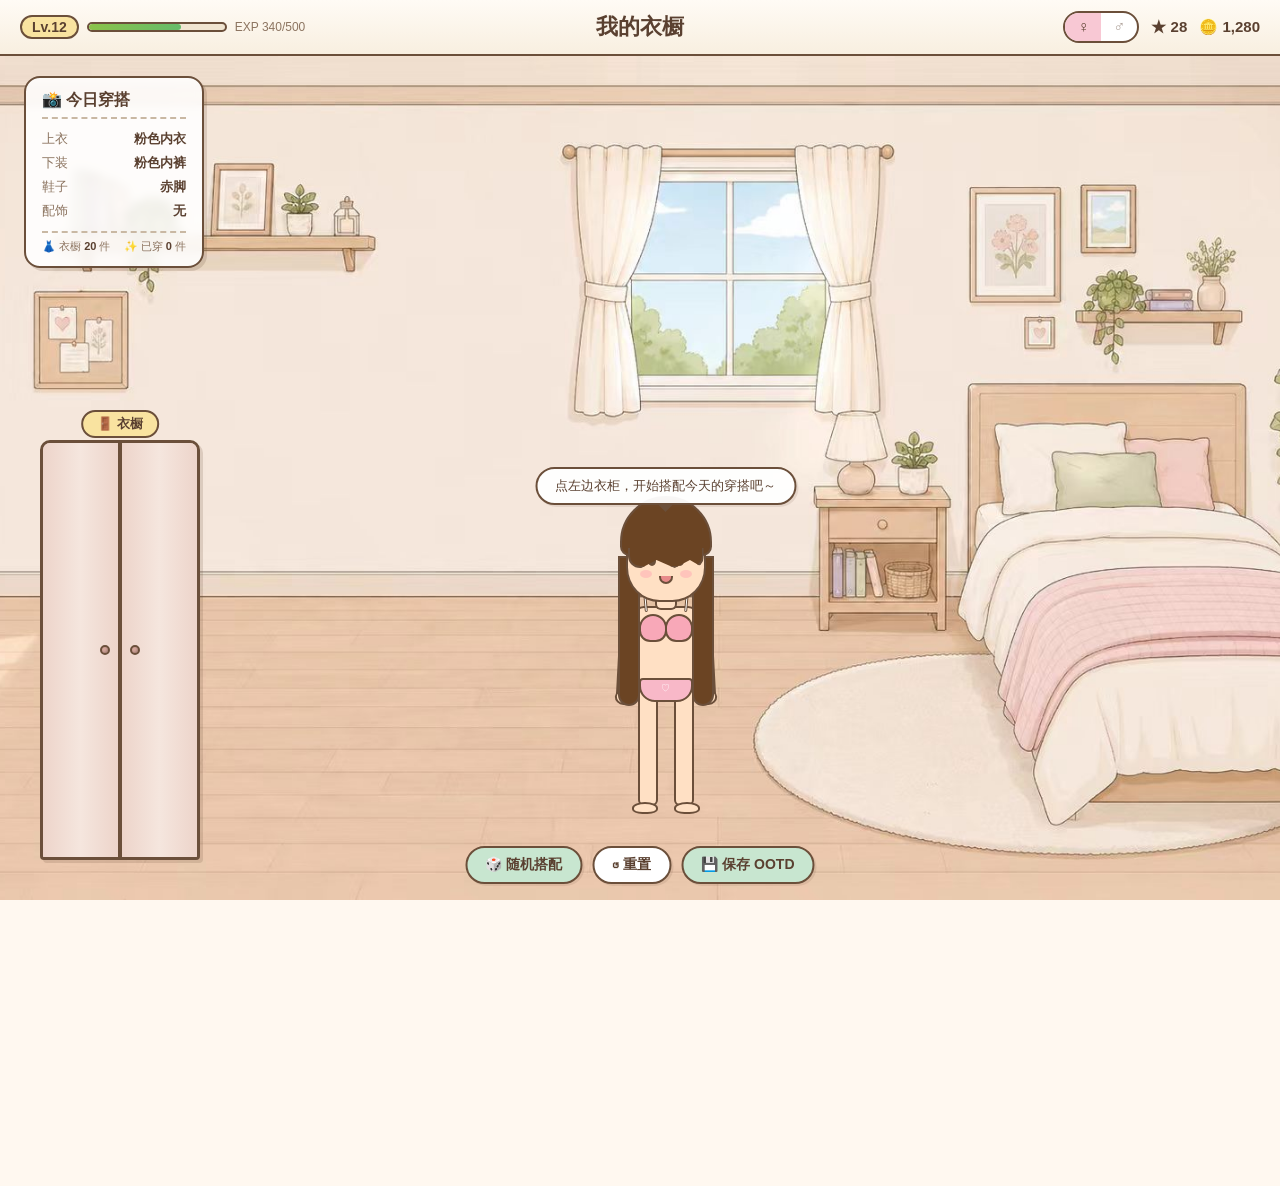
<file: clothes/index.html>
<!DOCTYPE html>
<html lang="zh-CN">
<head>
  <meta charset="UTF-8">
  <meta name="viewport" content="width=device-width, initial-scale=1.0">
  <title>电子衣橱 · Demo</title>
  <link rel="stylesheet" href="style.css">
</head>
<body>

<div class="app">
  <!-- 顶部状态栏 -->
  <header class="top-bar">
    <div class="level-info">
      <span class="level-badge">Lv.12</span>
      <div class="exp-bar"><div class="exp-fill"></div></div>
      <span class="exp-text">EXP 340/500</span>
    </div>
    <h1 class="app-title">我的衣橱</h1>
    <div class="top-actions">
      <div class="gender-toggle" id="genderToggle" role="tablist" aria-label="性别切换">
        <button class="gender-opt active" data-gender="female" role="tab" aria-selected="true">♀</button>
        <button class="gender-opt" data-gender="male" role="tab" aria-selected="false">♂</button>
      </div>
      <span class="stat">★ 28</span>
      <span class="stat">🪙 1,280</span>
    </div>
  </header>

  <!-- 房间场景（使用背景图） -->
  <main class="room-scene" id="roomScene">

    <!-- 左上角 OOTD 卡片 -->
    <div class="ootd-card">
      <div class="ootd-title">📸 今日穿搭</div>
      <div class="ootd-row"><span class="ootd-label">上衣</span><span class="ootd-val" id="ootdTop">—</span></div>
      <div class="ootd-row"><span class="ootd-label">下装</span><span class="ootd-val" id="ootdBottom">—</span></div>
      <div class="ootd-row"><span class="ootd-label">鞋子</span><span class="ootd-val" id="ootdShoes">—</span></div>
      <div class="ootd-row"><span class="ootd-label">配饰</span><span class="ootd-val" id="ootdAcc">—</span></div>
      <div class="ootd-foot">
        <span>👗 衣橱 <b id="totalCount">0</b> 件</span>
        <span>✨ 已穿 <b id="wearingCount">0</b> 件</span>
      </div>
    </div>

    <!-- 衣柜（左侧，CSS占位，等贴图替换） -->
    <div class="wardrobe wardrobe-female" id="wardrobe" role="button" tabindex="0" aria-label="打开衣橱">
      <div class="wardrobe-body">
        <div class="wardrobe-inside wardrobe-hang">
          <div class="hanger-bar"></div>
          <div class="hang-clothes c-hang-1"></div>
          <div class="hang-clothes c-hang-2"></div>
          <div class="hang-clothes c-hang-3"></div>
        </div>
        <div class="wardrobe-inside wardrobe-fold">
          <div class="fold-stack"><div class="fold-item"></div><div class="fold-item"></div><div class="fold-item"></div></div>
        </div>
        <div class="wardrobe-door door-left">
          <div class="door-knob"></div>
        </div>
        <div class="wardrobe-door door-right">
          <div class="door-knob"></div>
        </div>
      </div>
      <div class="wardrobe-label">🚪 衣橱</div>
    </div>

    <!-- 中央人物区（站在地毯位置） -->
    <div class="stage" id="stage">
      <div class="pet-carpet"></div>

      <!-- 女性角色 -->
      <div class="character character-female floating" id="charFemale">
        <div class="char-hair"></div>
        <div class="char-hair-bangs"></div>
        <div class="char-hair-side-l"></div>
        <div class="char-hair-side-r"></div>
        <div class="char-head">
          <div class="cheek cheek-l"></div>
          <div class="cheek cheek-r"></div>
          <div class="eye eye-l"></div>
          <div class="eye eye-r"></div>
          <div class="mouth"></div>
        </div>
        <div class="char-neck"></div>
        <div class="char-torso"></div>
        <div class="char-arm arm-l"></div>
        <div class="char-arm arm-r"></div>
        <div class="underwear-top-f">
          <div class="strap strap-l"></div>
          <div class="strap strap-r"></div>
        </div>
        <div class="underwear-bot-f"></div>
        <div class="char-leg leg-l"></div>
        <div class="char-leg leg-r"></div>
        <div class="char-foot foot-l"></div>
        <div class="char-foot foot-r"></div>
        <div class="layer layer-top" id="layer-top-f"></div>
        <div class="layer layer-bottom" id="layer-bottom-f"></div>
        <div class="layer layer-shoes" id="layer-shoes-f"></div>
        <div class="layer layer-accessory" id="layer-accessory-f"></div>
      </div>

      <!-- 男性角色（默认隐藏） -->
      <div class="character character-male" id="charMale" style="display:none;">
        <div class="char-hair-m"></div>
        <div class="char-head">
          <div class="cheek cheek-l"></div>
          <div class="cheek cheek-r"></div>
          <div class="eye eye-l"></div>
          <div class="eye eye-r"></div>
          <div class="mouth"></div>
        </div>
        <div class="char-neck"></div>
        <div class="char-torso torso-m"></div>
        <div class="char-arm arm-l"></div>
        <div class="char-arm arm-r"></div>
        <div class="underwear-bot-m"></div>
        <div class="char-leg leg-l"></div>
        <div class="char-leg leg-r"></div>
        <div class="char-foot foot-l"></div>
        <div class="char-foot foot-r"></div>
        <div class="layer layer-top" id="layer-top-m"></div>
        <div class="layer layer-bottom" id="layer-bottom-m"></div>
        <div class="layer layer-shoes" id="layer-shoes-m"></div>
        <div class="layer layer-accessory" id="layer-accessory-m"></div>
      </div>

      <!-- 对话气泡 -->
      <div class="bubble" id="bubble">点左边衣柜，开始搭配今天的穿搭吧～</div>
    </div>

    <!-- 底部操作栏 -->
    <div class="action-bar">
      <button class="btn-mint" id="btnRandom">🎲 随机搭配</button>
      <button class="btn-capsule" id="btnReset">↺ 重置</button>
      <button class="btn-mint" id="btnSave">💾 保存 OOTD</button>
    </div>

  </main>

  <!-- 衣橱面板弹窗 -->
  <div class="closet-overlay" id="closetOverlay">
    <div class="closet-panel" role="dialog" aria-label="我的衣橱">
      <div class="closet-header">
        <h2>🗂️ 我的衣橱</h2>
        <button class="closet-close" id="closetClose" aria-label="关闭">×</button>
      </div>
      <div class="closet-tabs" id="closetTabs" role="tablist">
        <button class="tab active" data-cat="top" role="tab">上衣</button>
        <button class="tab" data-cat="bottom" role="tab">下装</button>
        <button class="tab" data-cat="shoes" role="tab">鞋子</button>
        <button class="tab" data-cat="accessory" role="tab">配饰</button>
      </div>
      <div class="closet-grid" id="closetGrid"></div>
      <div class="closet-footer">
        <span id="closetCount">共 0 件</span>
        <span>点击衣物即可试穿 ✨</span>
      </div>
    </div>
  </div>

  <!-- Toast 提示 -->
  <div class="toast" id="toast"></div>
</div>

<script src="script.js"></script>
</body>
</html>
</file>
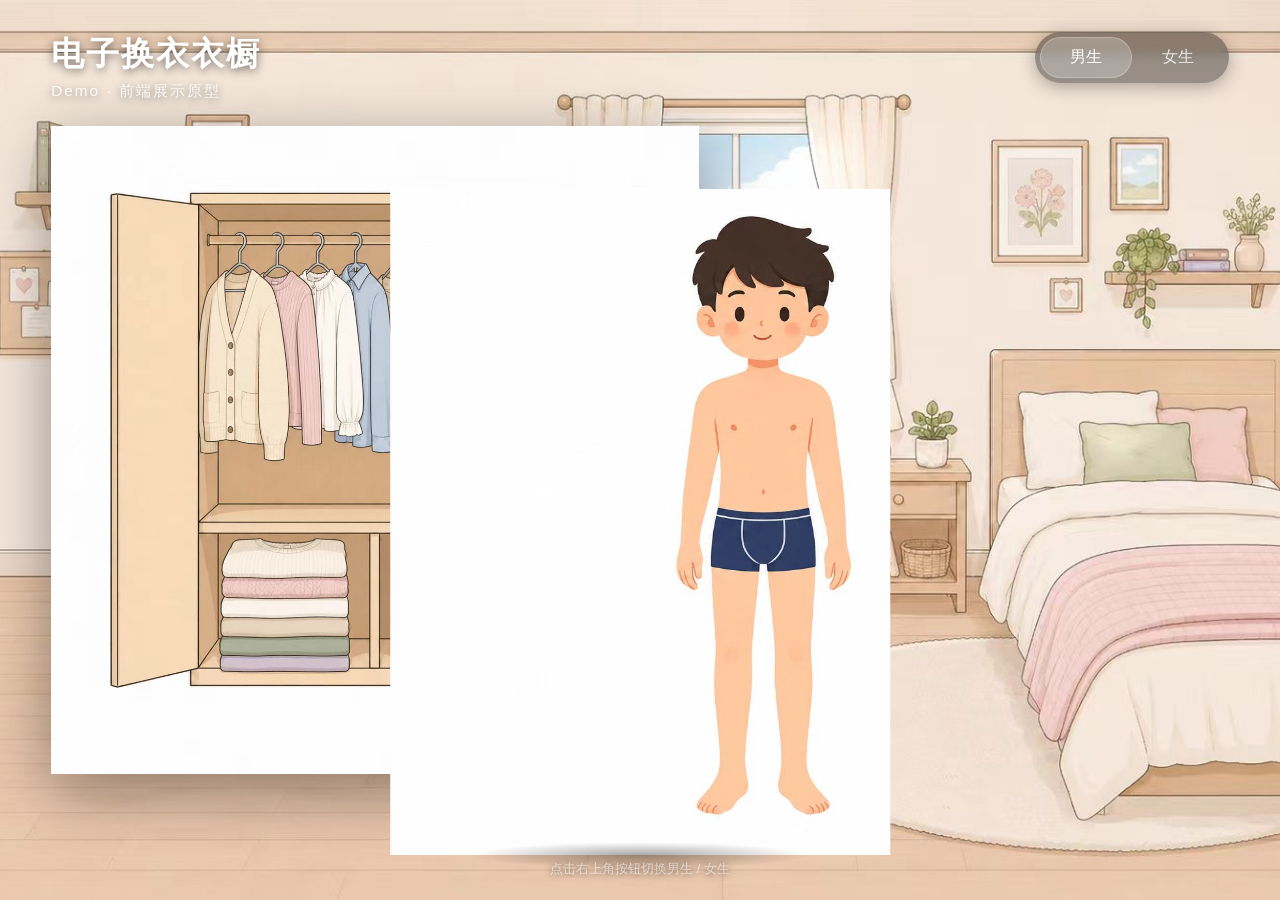
<file: clothes2/index.html>
<!DOCTYPE html>
<html lang="zh-CN">
<head>
<meta charset="UTF-8">
<meta name="viewport" content="width=device-width, initial-scale=1.0">
<title>电子换衣衣橱 · Demo</title>
<style>
  * { margin: 0; padding: 0; box-sizing: border-box; }

  :root {
    /* ===== 布局参数，可按需微调 ===== */
    --closet-left: 4vw;       /* 衣柜距屏幕左边距离 */
    --closet-height: 72vh;    /* 衣柜高度 */
    --person-height: 74vh;    /* 人物高度 */
    --person-bottom: 5vh;     /* 人物距屏幕底部距离（脚的位置） */
  }

  html, body {
    width: 100%; height: 100%;
    overflow: hidden;
    font-family: "Microsoft YaHei", "PingFang SC", sans-serif;
  }

  /* ===== 场景：背景图铺满 ===== */
  .scene {
    position: relative;
    width: 100vw; height: 100vh;
    background: url('assets/bg-bedroom.png') center / cover no-repeat;
  }

  /* ===== 衣柜：贴在偏左侧 ===== */
  .closet {
    position: absolute;
    left: var(--closet-left);
    top: 50%;
    transform: translateY(-50%);
    height: var(--closet-height);
    aspect-ratio: 1 / 1;              /* closet.jpg 是正方形 */
    filter: drop-shadow(0 18px 32px rgba(0, 0, 0, .4));
  }

  /* ===== 人物：屏幕中央，男/女切换 ===== */
  .person-wrap {
    position: absolute;
    left: 50%;
    bottom: var(--person-bottom);
    transform: translateX(-50%);
    height: var(--person-height);
    aspect-ratio: 3 / 4;              /* people.jpg 半幅为 768x1024 */
  }
  .person {
    position: absolute; inset: 0;
    background-image: url('assets/people.jpg');
    background-repeat: no-repeat;
    background-size: 200% 100%;       /* 横向放大一倍 → 每次只显示半幅 */
    transition: opacity .45s ease;
  }
  body[data-gender="male"]   .person.female { opacity: 0; }
  body[data-gender="female"] .person.male   { opacity: 0; }

  /* 脚下阴影，增加站立感 */
  .person-wrap::after {
    content: '';
    position: absolute;
    left: 50%; bottom: -1.5vh;
    transform: translateX(-50%);
    width: 68%; height: 3vh;
    border-radius: 50%;
    background: radial-gradient(ellipse at center, rgba(0, 0, 0, .35), transparent 70%);
  }

  /* ===== 顶部标题 ===== */
  .title {
    position: absolute;
    top: 3.5vh; left: 4vw;
    color: #fff;
    text-shadow: 0 2px 10px rgba(0, 0, 0, .55);
    letter-spacing: 2px;
  }
  .title h1 { font-size: clamp(20px, 2.6vw, 34px); font-weight: 700; }
  .title p  { font-size: clamp(12px, 1.2vw, 16px); opacity: .85; margin-top: 4px; }

  /* ===== 性别切换按钮（右上角） ===== */
  .switch {
    position: absolute;
    top: 3.5vh; right: 4vw;
    display: flex;
    padding: 5px;
    border-radius: 999px;
    background: rgba(0, 0, 0, .38);
    backdrop-filter: blur(6px);
    box-shadow: 0 4px 18px rgba(0, 0, 0, .3);
  }
  .switch button {
    border: none; cursor: pointer;
    padding: 10px 30px;
    border-radius: 999px;
    font-size: 16px;
    color: rgba(255, 255, 255, .8);
    background: transparent;
    transition: all .25s ease;
  }
  .switch button.active {
    color: #fff;
    background: rgba(255, 255, 255, .22);
    box-shadow: inset 0 0 0 1px rgba(255, 255, 255, .25);
  }
  .switch button:not(.active):hover { color: #fff; }

  /* ===== 底部提示 ===== */
  .hint {
    position: absolute;
    bottom: 2.5vh; left: 50%;
    transform: translateX(-50%);
    color: rgba(255, 255, 255, .6);
    font-size: 13px;
    text-shadow: 0 1px 6px rgba(0, 0, 0, .6);
  }

  /* ===== 小屏适配 ===== */
  @media (max-width: 720px) {
    :root {
      --closet-height: 46vh;
      --person-height: 56vh;
      --person-bottom: 10vh;
    }
    .switch button { padding: 8px 20px; font-size: 14px; }
    .hint { display: none; }
  }
</style>
</head>
<body data-gender="male">

<div class="scene">
  <!-- 衣柜（偏左） -->
  <img class="closet" src="assets/closet.jpg" alt="衣柜">

  <!-- 人物（居中，男/女两层交叉淡入淡出） -->
  <div class="person-wrap">
    <div class="person male"></div>
    <div class="person female"></div>
  </div>

  <!-- 标题 -->
  <div class="title">
    <h1>电子换衣衣橱</h1>
    <p>Demo · 前端展示原型</p>
  </div>

  <!-- 性别切换 -->
  <div class="switch">
    <button data-g="male" class="active">男生</button>
    <button data-g="female">女生</button>
  </div>

  <div class="hint">点击右上角按钮切换男生 / 女生</div>
</div>

<script>
  // ===== 人物裁切配置 =====
  // people.jpg 为男女同框图：默认男生取左半幅、女生取右半幅。
  // 如果实际方向相反，改成 { male: 'right', female: 'left' } 即可。
  const CROP = { male: 'left', female: 'right' };

  document.querySelector('.person.male')
          .style.backgroundPosition = CROP.male + ' center';
  document.querySelector('.person.female')
          .style.backgroundPosition = CROP.female + ' center';

  // ===== 性别切换逻辑 =====
  const buttons = document.querySelectorAll('.switch button');

  function setGender(g) {
    document.body.dataset.gender = g;
    buttons.forEach(b => b.classList.toggle('active', b.dataset.g === g));
  }

  buttons.forEach(b => b.addEventListener('click', () => setGender(b.dataset.g)));

  setGender('male'); // 默认显示男生
</script>
</body>
</html>
</file>
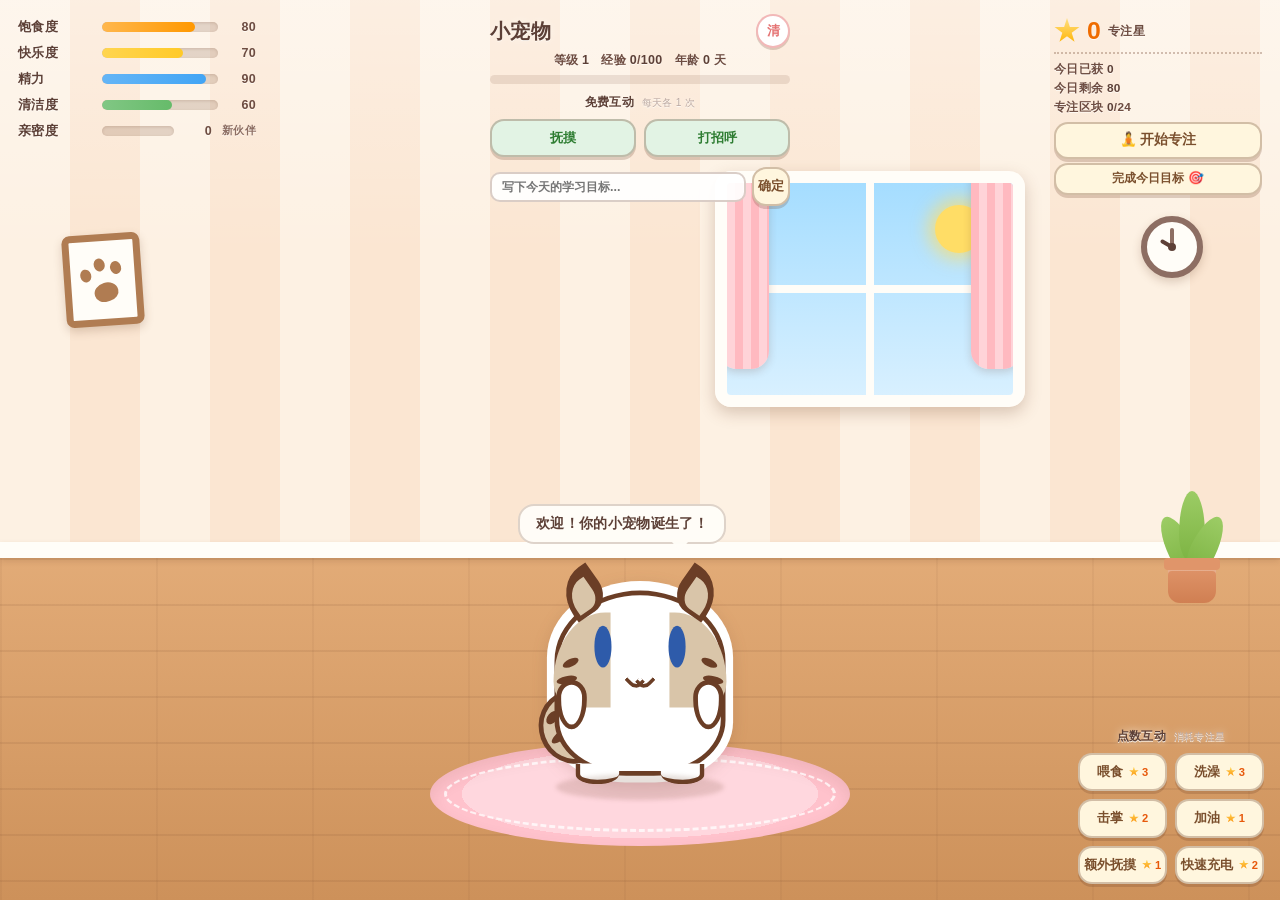
<file: pet-companion/index.html>
<!DOCTYPE html>
<html lang="zh-CN">
<head>
    <meta charset="UTF-8" />
    <meta name="viewport" content="width=device-width, initial-scale=1.0" />
    <title>宠物伙伴</title>
    <link rel="stylesheet" href="css/style.css?v=5" />
    <link rel="stylesheet" href="css/pet.css?v=5" />
</head>
<body>
    <div id="app">
        <!-- ===== 卡通房间背景（纯CSS装饰层，自适应全屏） ===== -->
        <div class="room-wall"></div>
        <div class="room-floor"></div>
        <div class="room-baseboard"></div>

        <!-- 墙上挂画（纯CSS爪印，无emoji） -->
        <div class="room-frame">
            <div class="paw-print">
                <i class="paw-toe t1"></i>
                <i class="paw-toe t2"></i>
                <i class="paw-toe t3"></i>
                <i class="paw-pad"></i>
            </div>
        </div>
        <!-- 墙上时钟（分针会转动） -->
        <div class="room-clock">
            <div class="clock-hand clock-hand-h"></div>
            <div class="clock-hand clock-hand-m"></div>
            <div class="clock-dot"></div>
        </div>
        <!-- 窗户：天空 + 太阳 + 云朵 + 窗帘 -->
        <div class="room-window">
            <div class="window-bar-h"></div>
            <div class="window-bar-v"></div>
            <div class="window-sun"></div>
            <div class="window-cloud cloud-1"></div>
            <div class="window-cloud cloud-2"></div>
            <div class="curtain curtain-l"></div>
            <div class="curtain curtain-r"></div>
        </div>
        <!-- 墙面小星星贴纸（移动端显示，桌面隐藏） -->
        <div class="room-star s1"></div>
        <div class="room-star s2"></div>
        <!-- 地板上的地毯 -->
        <div class="room-rug"></div>
        <!-- 右下角盆栽 -->
        <div class="room-plant">
            <div class="plant-leaf leaf-1"></div>
            <div class="plant-leaf leaf-2"></div>
            <div class="plant-leaf leaf-3"></div>
            <div class="plant-pot"></div>
        </div>

        <!-- ===== 左上角：属性面板（无大框，纯文字标签） ===== -->
        <section id="stats-panel">
            <div class="stat">
                <span class="stat-label">饱食度</span>
                <div class="progress-bar"><div class="progress-fill" id="hunger-fill" style="width: 80%"></div></div>
                <span class="stat-value" id="hunger-value">80</span>
            </div>
            <div class="stat">
                <span class="stat-label">快乐度</span>
                <div class="progress-bar"><div class="progress-fill" id="happiness-fill" style="width: 70%"></div></div>
                <span class="stat-value" id="happiness-value">70</span>
            </div>
            <div class="stat">
                <span class="stat-label">精力</span>
                <div class="progress-bar"><div class="progress-fill" id="energy-fill" style="width: 90%"></div></div>
                <span class="stat-value" id="energy-value">90</span>
            </div>
            <div class="stat">
                <span class="stat-label">清洁度</span>
                <div class="progress-bar"><div class="progress-fill" id="hygiene-fill" style="width: 60%"></div></div>
                <span class="stat-value" id="hygiene-value">60</span>
            </div>
            <!-- 亲密度（无上限，只增不减，进度条满200即满，超200后数值继续增加） -->
            <div class="stat stat-affection">
                <span class="stat-label">亲密度</span>
                <div class="progress-bar"><div class="progress-fill" id="affection-fill" style="width: 0%"></div></div>
                <span class="stat-value" id="affection-value">0</span>
                <span class="stat-stage" id="affection-stage">新伙伴</span>
            </div>
        </section>

        <!-- ===== 顶部中央：名字/等级 + 存档按钮 + 免费互动 ===== -->
        <header>
            <div class="header-top">
                <h1 id="pet-name">小宠物</h1>
                <!-- 重置按钮（收纳为小圆钮） -->
                <div id="save-management">
                    <button class="secondary-btn danger" id="reset-btn" title="重置">清</button>
                </div>
            </div>
            <div class="meta-info">
                <span>等级 <strong id="level">1</strong></span>
                <span>经验 <strong id="xp">0</strong>/<strong id="xp-next">100</strong></span>
                <span>年龄 <strong id="age">0</strong> 天</span>
            </div>
            <!-- 经验条 -->
            <div class="progress-bar" id="xp-bar">
                <div class="progress-fill" id="xp-fill" style="width: 0%"></div>
            </div>
            <!-- 免费互动（每天各限 1 次，次数限制由 B 控制） -->
            <div class="action-group">
                <h3 class="action-group-title">免费互动 <small>每天各 1 次</small></h3>
                <div class="action-grid action-grid-free">
                    <button class="action-btn action-btn-free" data-action="pet_free">抚摸</button>
                    <button class="action-btn action-btn-free" data-action="greet">打招呼</button>
                </div>
            </div>
            <!-- 学习意图输入 -->
            <div class="intention-row">
                <input type="text" id="intention-input" placeholder="写下今天的学习目标..." maxlength="60" />
                <button class="action-btn-star" id="intention-btn">确定</button>
            </div>
        </header>

        <!-- ===== 右上角：专注星面板（数据由 B 通过 GameLogic.getStarsInfo 渲染） ===== -->
        <section id="star-panel">
            <div class="star-main">
                <span class="star-icon"></span>
                <span class="star-count" id="star-count">0</span>
                <span class="star-label">专注星</span>
            </div>
            <div class="star-meta">
                <span>今日已获 <strong id="daily-star-count">0</strong></span>
                <span>今日剩余 <strong id="daily-star-remaining">80</strong></span>
                <span>专注区块 <strong id="focus-block-count">0</strong>/24</span>
            </div>
            <!-- 手动专注计时器 -->
            <div id="manual-focus-row" style="display:none;margin-top:6px;font-size:0.78rem;color:#2e7d32;text-align:center;">
                ⏱ 已专注 <strong id="manual-focus-timer">00:00</strong>
            </div>
            <button class="action-btn action-btn-star" id="manual-focus-btn" style="margin-top:6px;width:100%;font-size:0.85rem;padding:8px 4px;">🧘 开始专注</button>
            <button class="action-btn-star" id="claim-goal-btn" style="margin-top:4px;width:100%;font-size:0.78rem;padding:6px 4px;">完成今日目标 🎯</button>
        </section>

        <!-- ===== 中央：宠物展示区（站在地板地毯上） ===== -->
        <section id="pet-area">
            <div id="pet-sprite" class="pet-normal">
                <div class="cat-glow"></div>
                <div class="cat-tail">
                    <div class="cat-tail-mark cat-tail-mark-1"></div>
                    <div class="cat-tail-mark cat-tail-mark-2"></div>
                </div>
                <div class="cat-body">
                    <div class="cat-cheek cat-cheek-l"></div>
                    <div class="cat-cheek cat-cheek-r"></div>
                    <div class="cat-collar"></div>
                </div>
                <div class="cat-ear cat-ear-l"></div>
                <div class="cat-ear cat-ear-r"></div>
                <div class="cat-ear-inner cat-ear-inner-l"></div>
                <div class="cat-ear-inner cat-ear-inner-r"></div>
                <div class="cat-whisker cat-whisker-l1"></div>
                <div class="cat-whisker cat-whisker-l2"></div>
                <div class="cat-whisker cat-whisker-r1"></div>
                <div class="cat-whisker cat-whisker-r2"></div>
                <div class="cat-eye cat-eye-l"></div>
                <div class="cat-eye cat-eye-r"></div>
                <div class="cat-mouth"></div>
                <div class="cat-blush cat-blush-l"></div>
                <div class="cat-blush cat-blush-r"></div>
                <div class="cat-arm cat-arm-l"></div>
                <div class="cat-arm cat-arm-r"></div>
                <div class="cat-foot cat-foot-l"></div>
                <div class="cat-foot cat-foot-r"></div>
                <div class="cat-hearts"><span></span><span></span><span></span></div>
                <div class="cat-zzz"><span>Z</span><span>z</span><span>z</span></div>
                <div class="cat-bubbles"><span></span><span></span><span></span><span></span><span></span></div>
                <div class="cat-spark"></div>
                <div class="cat-food"></div>
                <div class="cat-hand5"></div>
            </div>
            <div id="pet-message" class="message-bubble">你好！我是你的小宠物～</div>
        </section>

        <!-- ===== 底部：点数互动按钮（消耗专注星，data-action 与 GameLogic.actions 一致） ===== -->
        <section id="actions">
            <div class="action-group">
                <h3 class="action-group-title">点数互动 <small>消耗专注星</small></h3>
                <div class="action-grid">
                    <button class="action-btn action-btn-star" data-action="feed">喂食 <span class="star-cost"><i class="mini-star"></i>3</span></button>
                    <button class="action-btn action-btn-star" data-action="clean">洗澡 <span class="star-cost"><i class="mini-star"></i>3</span></button>
                    <button class="action-btn action-btn-star" data-action="highfive">击掌 <span class="star-cost"><i class="mini-star"></i>2</span></button>
                    <button class="action-btn action-btn-star" data-action="cheer">加油 <span class="star-cost"><i class="mini-star"></i>1</span></button>
                </div>
                <!-- 第三行：字数较长，独立成行、宽度自适应，不必与上两行对齐 -->
                <div class="action-grid action-grid-lower">
                    <button class="action-btn action-btn-star" data-action="pet_extra">额外抚摸 <span class="star-cost"><i class="mini-star"></i>1</span></button>
                    <button class="action-btn action-btn-star" data-action="sleep">快速充电 <span class="star-cost"><i class="mini-star"></i>2</span></button>
                </div>
            </div>
        </section>
    </div>

    <script src="js/gameLogic.js"></script>
    <script src="js/storage.js"></script>
    <script src="js/app.js"></script>
</body>
</html>
</file>
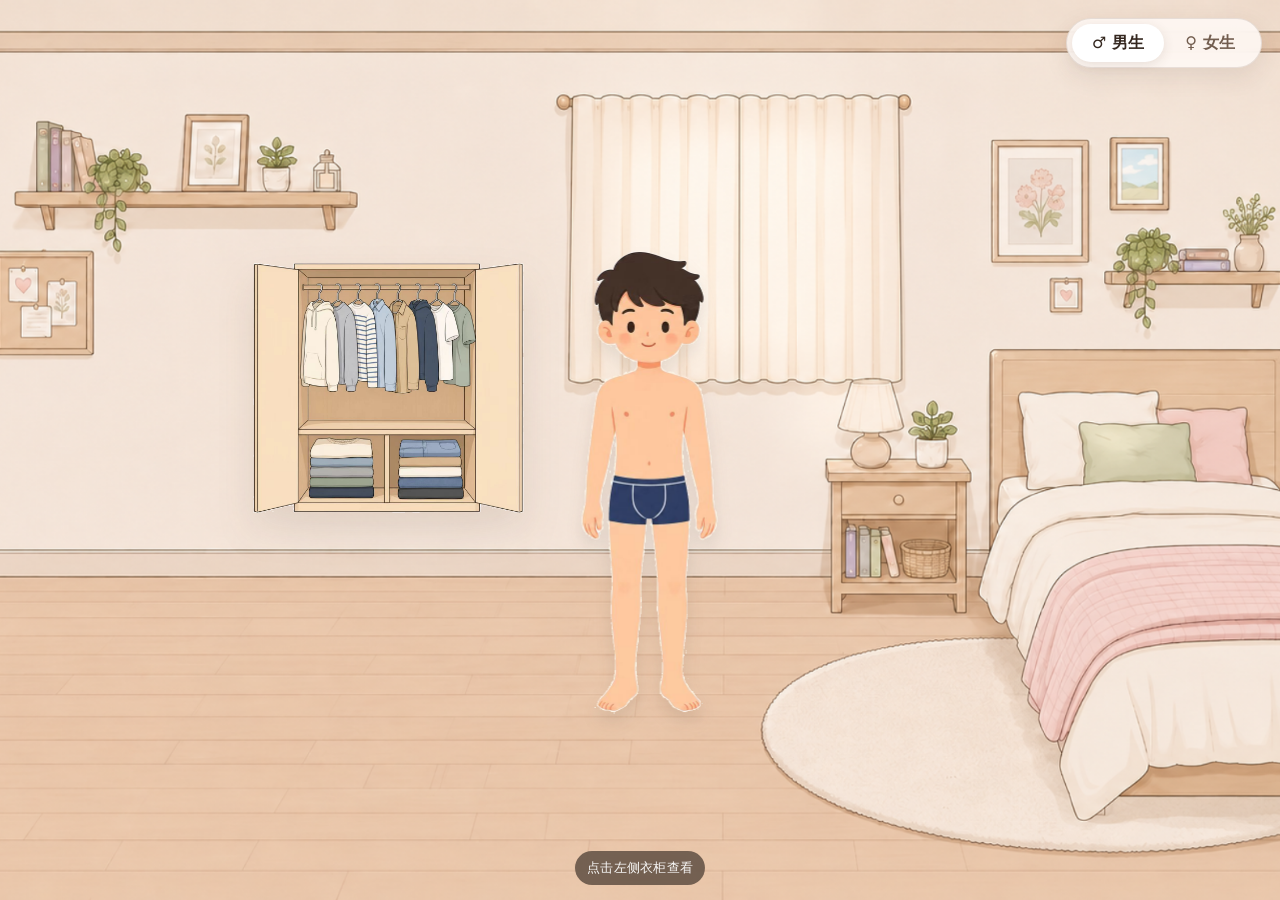
<file: wardrobe_room_frontend_v6/index.html>
<!doctype html>
<html lang="zh-CN">
<head>
<meta charset="utf-8" />
<meta name="viewport" content="width=device-width, initial-scale=1" />
<title>房间 + 衣柜交互 Demo</title>
<style>
  * { box-sizing: border-box; }
  html, body {
    margin: 0;
    width: 100%;
    height: 100%;
    min-height: 100%;
    overflow: hidden;
    background: #f4eee8;
    font-family: Inter, "PingFang SC", "Microsoft YaHei", system-ui, sans-serif;
  }

  body {
    width: 100vw;
    height: 100vh;
  }

  .demo-shell {
    width: 100vw;
    height: 100vh;
  }

  .scene {
    position: relative;
    width: 100vw;
    height: 100vh;
    overflow: hidden;
    border-radius: 0;
    background: #ead8c7;
    isolation: isolate;
  }

  .world {
    position: absolute;
    inset: 0;
    transform-origin: 38% 52%;
    transition:
      transform 820ms cubic-bezier(.2,.75,.2,1),
      filter 650ms ease;
    will-change: transform;
  }

  /* Click wardrobe: keep wardrobe on the left and character on the right, both fully visible. */
  .scene.is-zoomed .world {
    transform: translate(4%, 0.4%) scale(1.26);
  }

  .room-bg {
    position: absolute;
    inset: 0;
    width: 100%;
    height: 100%;
    object-fit: cover;
    user-select: none;
    pointer-events: none;
  }

  .wardrobe {
    position: absolute;
    left: 17.5%;
    top: 25.5%;
    width: 25.5%;
    max-height: 63%;
    object-fit: contain;
    transform-origin: 50% 80%;
    filter: drop-shadow(0 18px 18px rgba(70, 46, 28, .10));
    cursor: zoom-in;
    user-select: none;
    transition:
      filter 220ms ease,
      transform 220ms ease,
      opacity 220ms ease;
  }

  .scene:not(.is-zoomed) .wardrobe:hover {
    transform: translateY(-3px) scale(1.015);
    filter:
      drop-shadow(0 22px 24px rgba(70, 46, 28, .16))
      drop-shadow(0 0 10px rgba(255,255,255,.55));
  }

  .scene.is-zoomed .wardrobe {
    cursor: zoom-out;
  }

  /* Same display size for male/female; character moved slightly upward. */
  .character {
    position: absolute;
    left: 50%;
    top: 25.5%;
    height: 58%;
    width: auto;
    max-width: 16%;
    object-fit: contain;
    transform: translateX(-50%);
    transform-origin: 50% 100%;
    filter: drop-shadow(0 10px 8px rgba(63, 46, 36, .10));
    user-select: none;
    pointer-events: none;
    transition: opacity 180ms ease, transform 220ms ease;
  }


  /* Wardrobe category controls shown only after entering wardrobe focus. */
  .wardrobe-tools {
    position: absolute;
    inset: 0;
    z-index: 18;
    pointer-events: none;
  }

  .category-menu {
    position: absolute;
    left: 1.2%;
    top: 29.5%;
    display: flex;
    flex-direction: column;
    gap: 12px;
    opacity: 0;
    transform: translateX(-10px);
    pointer-events: none;
    transition: opacity 220ms ease, transform 220ms ease;
  }

  .scene.is-zoomed .category-menu {
    opacity: 1;
    transform: translateX(0);
    pointer-events: auto;
  }

  .category-btn {
    width: 66px;
    height: 48px;
    padding: 0 8px;
    border: 1px solid rgba(90, 65, 48, .16);
    border-radius: 14px;
    background: rgba(255, 250, 246, .92);
    color: #5b4639;
    font: inherit;
    font-size: 14px;
    font-weight: 700;
    cursor: pointer;
    box-shadow: 0 7px 18px rgba(74, 50, 34, .10);
    backdrop-filter: blur(10px);
    transition: transform 160ms ease, background 160ms ease, box-shadow 160ms ease;
  }

  .category-btn:hover {
    transform: translateY(-1px);
    box-shadow: 0 9px 20px rgba(74, 50, 34, .14);
  }

  .category-btn[aria-pressed="true"] {
    background: #fff;
    box-shadow:
      0 8px 22px rgba(74, 50, 34, .15),
      inset 0 0 0 2px rgba(199, 157, 126, .30);
  }

  .item-grid-panel {
    position: absolute;
    left: 9.5%;
    top: 27.5%;
    width: clamp(360px, 31vw, 560px);
    display: grid;
    grid-template-columns: repeat(4, minmax(0, 1fr));
    grid-template-rows: repeat(2, auto);
    gap: 12px;
    padding: 14px;
    border: 1px solid rgba(90, 65, 48, .13);
    border-radius: 18px;
    background: rgba(255, 250, 246, .90);
    box-shadow: 0 16px 34px rgba(72, 48, 32, .13);
    backdrop-filter: blur(12px);
    opacity: 0;
    transform: translateX(-8px) scale(.985);
    pointer-events: none;
    transition: opacity 200ms ease, transform 200ms ease;
  }

  .scene.is-zoomed .item-grid-panel.is-visible {
    opacity: 1;
    transform: translateX(0) scale(1);
    pointer-events: auto;
  }

  .item-slot {
    aspect-ratio: 3 / 4;
    min-width: 0;
    border: 1px solid rgba(104, 80, 62, .15);
    border-radius: 16px;
    background: rgba(255, 255, 255, .72);
    box-shadow: inset 0 1px 0 rgba(255,255,255,.9);
  }

  .item-slot.add-slot {
    display: grid;
    place-items: center;
    border: 2px dashed rgba(126, 96, 75, .38);
    background: rgba(255, 255, 255, .52);
    color: rgba(99, 73, 56, .62);
    font-size: clamp(28px, 2.5vw, 40px);
    font-weight: 400;
    line-height: 1;
    cursor: pointer;
  }

  .item-slot.add-slot:hover {
    background: rgba(255, 255, 255, .84);
    border-color: rgba(126, 96, 75, .55);
  }

  .topbar {
    position: absolute;
    z-index: 20;
    top: 18px;
    right: 18px;
    display: flex;
    align-items: center;
    gap: 10px;
  }

  .gender-switch {
    position: relative;
    display: grid;
    grid-template-columns: 1fr 1fr;
    min-width: 196px;
    padding: 5px;
    border: 1px solid rgba(73, 51, 38, .12);
    border-radius: 999px;
    background: rgba(255, 250, 246, .88);
    backdrop-filter: blur(14px);
    box-shadow: 0 8px 24px rgba(71, 49, 35, .10);
  }

  .gender-switch::before {
    content: "";
    position: absolute;
    top: 5px;
    bottom: 5px;
    left: 5px;
    width: calc(50% - 5px);
    border-radius: 999px;
    background: white;
    box-shadow: 0 3px 12px rgba(80, 56, 42, .12);
    transform: translateX(0);
    transition: transform 240ms cubic-bezier(.2,.8,.2,1);
  }

  .gender-switch[data-gender="female"]::before {
    transform: translateX(100%);
  }

  .gender-btn {
    position: relative;
    z-index: 1;
    border: 0;
    background: transparent;
    min-height: 38px;
    padding: 0 15px;
    border-radius: 999px;
    color: #725d4f;
    font: inherit;
    font-weight: 700;
    cursor: pointer;
    transition: color 180ms ease;
  }

  .gender-btn[aria-pressed="true"] {
    color: #34271f;
  }


  .hint {
    position: absolute;
    z-index: 20;
    left: 50%;
    bottom: 15px;
    transform: translateX(-50%);
    padding: 8px 12px;
    border-radius: 999px;
    background: rgba(44, 34, 28, .62);
    color: rgba(255,255,255,.94);
    font-size: 13px;
    letter-spacing: .02em;
    backdrop-filter: blur(8px);
    pointer-events: none;
    transition: opacity 180ms ease;
  }

  .scene.is-zoomed .hint {
    opacity: 0;
  }

  @media (max-width: 760px) {
    .wardrobe {
      left: 16%;
      top: 27%;
      width: 29%;
      max-height: 58%;
    }

    .character {
      top: 27%;
      height: 50%;
      max-width: 20%;
    }


    .category-menu {
      left: 10px;
      top: 26%;
      gap: 8px;
    }

    .category-btn {
      width: 58px;
      height: 42px;
      border-radius: 12px;
      font-size: 12px;
    }

    .item-grid-panel {
      left: 82px;
      top: 25%;
      width: min(330px, 66vw);
      gap: 8px;
      padding: 10px;
      border-radius: 14px;
    }

    .gender-switch {
      min-width: 152px;
    }

    .gender-btn {
      min-height: 34px;
      padding-inline: 10px;
      font-size: 13px;
    }

    .topbar {
      top: 10px;
      right: 10px;
    }

    .hint {
      display: none;
    }

    .scene.is-zoomed .world {
      transform: translate(5%, 0.4%) scale(1.18);
    }
  }

  @media (prefers-reduced-motion: reduce) {
    .world, .wardrobe, .character, .gender-switch::before {
      transition-duration: 1ms !important;
    }
  }
</style>
</head>
<body>
  <main class="demo-shell">
    <section class="scene" id="scene" aria-label="Interactive bedroom wardrobe scene">
      <div class="world" id="world">
        <img class="room-bg" src="assets/room.png" alt="" draggable="false" />
        <img class="wardrobe" id="wardrobe" src="assets/wardrobe_male.png" alt="男生衣柜，点击放大查看" draggable="false" />
        <img class="character" id="character" src="assets/character_male.png" alt="男生角色" draggable="false" />
      </div>

      <div class="wardrobe-tools" id="wardrobeTools" aria-label="衣柜分类">
        <div class="category-menu" id="categoryMenu">
          <button class="category-btn" type="button" data-category="hat" aria-pressed="false">帽子</button>
          <button class="category-btn" type="button" data-category="top" aria-pressed="false">上衣</button>
          <button class="category-btn" type="button" data-category="coat" aria-pressed="false">外套</button>
          <button class="category-btn" type="button" data-category="pants" aria-pressed="false">裤子</button>
        </div>

        <div class="item-grid-panel" id="itemGridPanel" aria-label="衣物格子">
          <button class="item-slot add-slot" type="button" aria-label="添加衣物">＋</button>
          <div class="item-slot"></div>
          <div class="item-slot"></div>
          <div class="item-slot"></div>
          <div class="item-slot"></div>
          <div class="item-slot"></div>
          <div class="item-slot"></div>
          <div class="item-slot"></div>
        </div>
      </div>

      <div class="topbar">
        <div class="gender-switch" id="genderSwitch" data-gender="male" aria-label="切换角色性别">
          <button class="gender-btn" type="button" data-gender="male" aria-pressed="true">♂ 男生</button>
          <button class="gender-btn" type="button" data-gender="female" aria-pressed="false">♀ 女生</button>
        </div>
      </div>

      <div class="hint">点击左侧衣柜查看</div>
    </section>
  </main>

<script>
  const assets = {
    male: {
      character: "assets/character_male.png",
      wardrobe: "assets/wardrobe_male.png",
      altCharacter: "男生角色",
      altWardrobe: "男生衣柜，点击放大查看"
    },
    female: {
      character: "assets/character_female.png",
      wardrobe: "assets/wardrobe_female.png",
      altCharacter: "女生角色",
      altWardrobe: "女生衣柜，点击放大查看"
    }
  };

  const scene = document.getElementById("scene");
  const wardrobe = document.getElementById("wardrobe");
  const character = document.getElementById("character");
  const switcher = document.getElementById("genderSwitch");
  const buttons = [...document.querySelectorAll(".gender-btn")];
  const categoryButtons = [...document.querySelectorAll(".category-btn")];
  const itemGridPanel = document.getElementById("itemGridPanel");

  function setGender(gender) {
    const next = assets[gender];
    switcher.dataset.gender = gender;

    wardrobe.style.opacity = "0";
    character.style.opacity = "0";

    setTimeout(() => {
      wardrobe.src = next.wardrobe;
      wardrobe.alt = next.altWardrobe;
      character.src = next.character;
      character.alt = next.altCharacter;

      buttons.forEach(btn => {
        btn.setAttribute("aria-pressed", String(btn.dataset.gender === gender));
      });

      requestAnimationFrame(() => {
        wardrobe.style.opacity = "1";
        character.style.opacity = "1";
      });
    }, 120);
  }

  buttons.forEach(btn => {
    btn.addEventListener("click", () => setGender(btn.dataset.gender));
  });

  function resetWardrobeTools() {
    categoryButtons.forEach(btn => btn.setAttribute("aria-pressed", "false"));
    itemGridPanel.classList.remove("is-visible");
  }

  function enterWardrobeFocus() {
    scene.classList.add("is-zoomed");
    resetWardrobeTools();
  }

  function exitWardrobeFocus() {
    scene.classList.remove("is-zoomed");
    resetWardrobeTools();
  }

  // Clicking the wardrobe enters focus. While focused, clicking it again does nothing.
  wardrobe.addEventListener("click", (event) => {
    event.stopPropagation();
    if (!scene.classList.contains("is-zoomed")) {
      enterWardrobeFocus();
    }
  });

  // Category buttons reveal the 4 × 2 item grid.
  categoryButtons.forEach(btn => {
    btn.addEventListener("click", (event) => {
      event.stopPropagation();
      categoryButtons.forEach(other => {
        other.setAttribute("aria-pressed", String(other === btn));
      });
      itemGridPanel.classList.add("is-visible");
    });
  });

  // Interacting with the grid must not close the focused view.
  itemGridPanel.addEventListener("click", (event) => {
    event.stopPropagation();
  });

  // Gender controls also remain usable while the wardrobe is focused.
  switcher.addEventListener("click", (event) => {
    event.stopPropagation();
  });

  // Only a click on another room area exits the zoomed state.
  scene.addEventListener("click", (event) => {
    if (!scene.classList.contains("is-zoomed")) return;

    const clickedControl = event.target.closest(
      "#wardrobe, .wardrobe-tools, .gender-switch"
    );
    if (clickedControl) return;

    exitWardrobeFocus();
  });
</script>
</body>
</html>
</file>
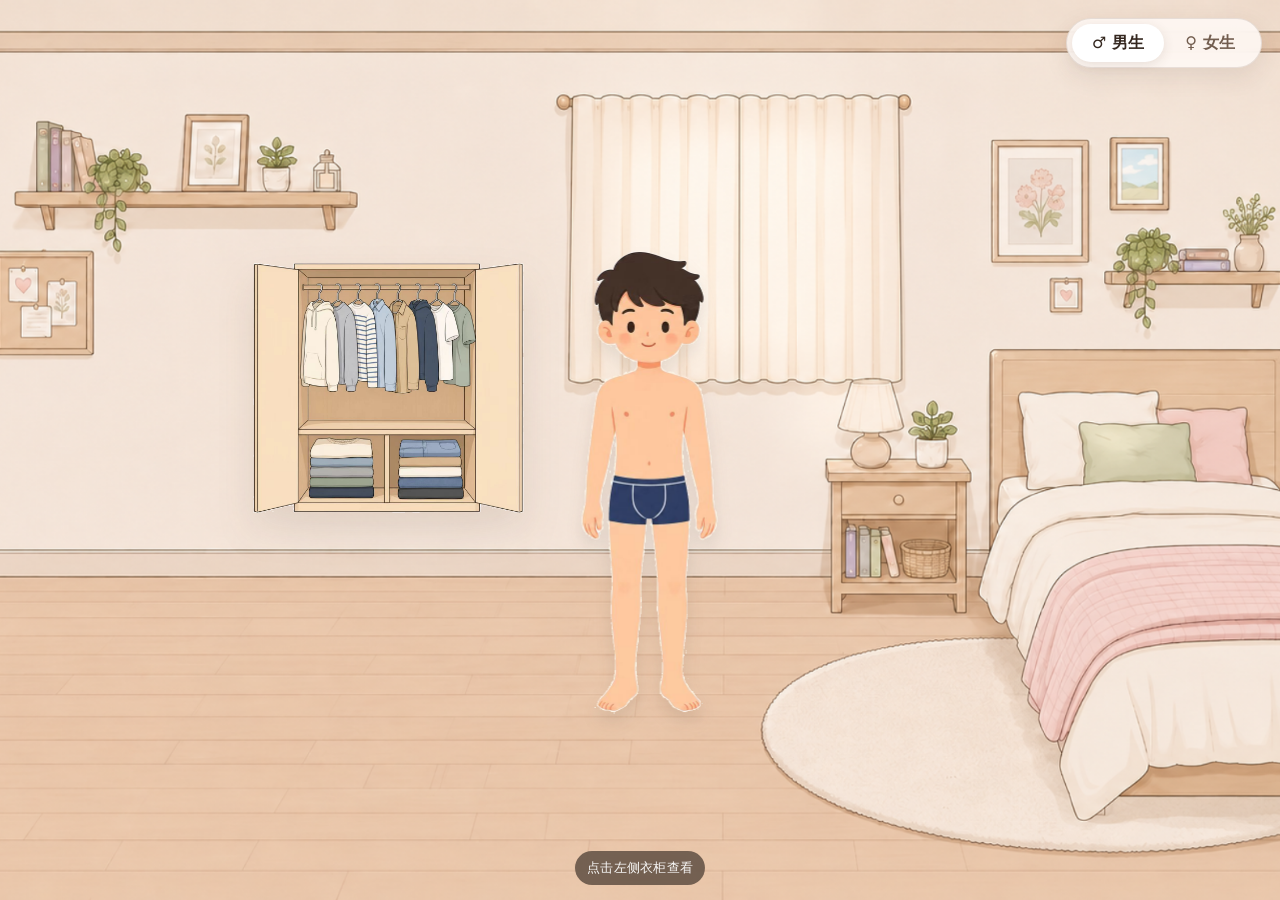
<file: wardrobe_room_frontend_v7----frozen/index.html>
<!doctype html>
<html lang="zh-CN">
<head>
<meta charset="utf-8" />
<meta name="viewport" content="width=device-width, initial-scale=1" />
<title>房间 + 衣柜交互 Demo</title>
<style>
  * { box-sizing: border-box; }
  html, body {
    margin: 0;
    width: 100%;
    height: 100%;
    min-height: 100%;
    overflow: hidden;
    background: #f4eee8;
    font-family: Inter, "PingFang SC", "Microsoft YaHei", system-ui, sans-serif;
  }

  body {
    width: 100vw;
    height: 100vh;
  }

  .demo-shell {
    width: 100vw;
    height: 100vh;
  }

  .scene {
    position: relative;
    width: 100vw;
    height: 100vh;
    overflow: hidden;
    border-radius: 0;
    background: #ead8c7;
    isolation: isolate;
  }

  .world {
    position: absolute;
    inset: 0;
    transform-origin: 38% 52%;
    transition:
      transform 820ms cubic-bezier(.2,.75,.2,1),
      filter 650ms ease;
    will-change: transform;
  }

  /* Click wardrobe: keep wardrobe on the left and character on the right, both fully visible. */
  .scene.is-zoomed .world {
    transform: translate(4%, 0.4%) scale(1.26);
  }

  .room-bg {
    position: absolute;
    inset: 0;
    width: 100%;
    height: 100%;
    object-fit: cover;
    user-select: none;
    pointer-events: none;
  }

  .wardrobe {
    position: absolute;
    left: 17.5%;
    top: 25.5%;
    width: 25.5%;
    max-height: 63%;
    object-fit: contain;
    transform-origin: 50% 80%;
    filter: drop-shadow(0 18px 18px rgba(70, 46, 28, .10));
    cursor: zoom-in;
    user-select: none;
    transition:
      filter 220ms ease,
      transform 220ms ease,
      opacity 220ms ease;
  }

  .scene:not(.is-zoomed) .wardrobe:hover {
    transform: translateY(-3px) scale(1.015);
    filter:
      drop-shadow(0 22px 24px rgba(70, 46, 28, .16))
      drop-shadow(0 0 10px rgba(255,255,255,.55));
  }

  .scene.is-zoomed .wardrobe {
    cursor: zoom-out;
  }

  /* Same display size for male/female; character moved slightly upward. */
  .character-stage {
    position: absolute;
    left: 50%;
    top: 25.5%;
    width: 16%;
    height: 58%;
    transform: translateX(-50%);
    transform-origin: 50% 100%;
    pointer-events: none;
  }

  .character {
    position: absolute;
    inset: 0;
    width: 100%;
    height: 100%;
    object-fit: contain;
    filter: drop-shadow(0 10px 8px rgba(63, 46, 36, .10));
    user-select: none;
    pointer-events: none;
    transition: opacity 180ms ease;
    z-index: 1;
  }

  .wearable-layer {
    position: absolute;
    left: 50%;
    transform: translateX(-50%);
    object-fit: contain;
    user-select: none;
    pointer-events: none;
    opacity: 0;
    transition: opacity 160ms ease;
  }

  .wearable-layer.is-visible {
    opacity: 1;
  }

  /* Clothing layer priority:
     pants < top < coat, with hat above everything. */
  .wearable-pants {
    top: 43%;
    width: 54%;
    z-index: 2;
  }

  .wearable-top {
    top: 22.5%;
    width: 72%;
    z-index: 4;
  }

  .wearable-coat {
    top: 21%;
    width: 78%;
    z-index: 5;
  }

  .wearable-hat {
    top: -1.5%;
    width: 52%;
    z-index: 6;
  }


  /* Wardrobe category controls shown only after entering wardrobe focus. */
  .wardrobe-tools {
    position: absolute;
    inset: 0;
    z-index: 18;
    pointer-events: none;
  }

  .category-menu {
    position: absolute;
    left: 1.2%;
    top: 29.5%;
    display: flex;
    flex-direction: column;
    gap: 12px;
    opacity: 0;
    transform: translateX(-10px);
    pointer-events: none;
    transition: opacity 220ms ease, transform 220ms ease;
  }

  .scene.is-zoomed .category-menu {
    opacity: 1;
    transform: translateX(0);
    pointer-events: auto;
  }

  .category-btn {
    width: 66px;
    height: 48px;
    padding: 0 8px;
    border: 1px solid rgba(90, 65, 48, .16);
    border-radius: 14px;
    background: rgba(255, 250, 246, .92);
    color: #5b4639;
    font: inherit;
    font-size: 14px;
    font-weight: 700;
    cursor: pointer;
    box-shadow: 0 7px 18px rgba(74, 50, 34, .10);
    backdrop-filter: blur(10px);
    transition: transform 160ms ease, background 160ms ease, box-shadow 160ms ease;
  }

  .category-btn:hover {
    transform: translateY(-1px);
    box-shadow: 0 9px 20px rgba(74, 50, 34, .14);
  }

  .category-btn[aria-pressed="true"] {
    background: #fff;
    box-shadow:
      0 8px 22px rgba(74, 50, 34, .15),
      inset 0 0 0 2px rgba(199, 157, 126, .30);
  }

  .item-grid-panel {
    position: absolute;
    left: 9.5%;
    top: 27.5%;
    width: clamp(360px, 31vw, 560px);
    display: grid;
    grid-template-columns: repeat(4, minmax(0, 1fr));
    grid-template-rows: repeat(3, auto);
    gap: 12px;
    padding: 14px;
    border: 1px solid rgba(90, 65, 48, .13);
    border-radius: 18px;
    background: rgba(255, 250, 246, .90);
    box-shadow: 0 16px 34px rgba(72, 48, 32, .13);
    backdrop-filter: blur(12px);
    opacity: 0;
    transform: translateX(-8px) scale(.985);
    pointer-events: none;
    transition: opacity 200ms ease, transform 200ms ease;
  }

  .scene.is-zoomed .item-grid-panel.is-visible {
    opacity: 1;
    transform: translateX(0) scale(1);
    pointer-events: auto;
  }

  .item-slot {
    aspect-ratio: 3 / 4;
    min-width: 0;
    border: 1px solid rgba(104, 80, 62, .15);
    border-radius: 16px;
    background: rgba(255, 255, 255, .72);
    box-shadow: inset 0 1px 0 rgba(255,255,255,.9);
  }

  .item-slot.item-slot--filled {
    position: relative;
    display: grid;
    place-items: center;
    padding: 7px;
    overflow: hidden;
    cursor: pointer;
    transition: transform 150ms ease, box-shadow 150ms ease, border-color 150ms ease;
  }

  .item-slot.item-slot--filled:hover {
    transform: translateY(-2px);
    border-color: rgba(126, 96, 75, .38);
    box-shadow: 0 8px 18px rgba(72, 48, 32, .10);
  }

  .item-slot.item-slot--filled.is-selected {
    border-color: rgba(151, 109, 78, .58);
    box-shadow:
      0 9px 22px rgba(72, 48, 32, .13),
      inset 0 0 0 2px rgba(206, 165, 133, .34);
    background: rgba(255,255,255,.94);
  }

  .item-thumb {
    width: 100%;
    height: 100%;
    object-fit: contain;
    pointer-events: none;
    user-select: none;
  }

  .item-slot.add-slot {
    display: grid;
    place-items: center;
    border: 2px dashed rgba(126, 96, 75, .38);
    background: rgba(255, 255, 255, .52);
    color: rgba(99, 73, 56, .62);
    font-size: clamp(28px, 2.5vw, 40px);
    font-weight: 400;
    line-height: 1;
    cursor: pointer;
  }

  .item-slot.add-slot:hover {
    background: rgba(255, 255, 255, .84);
    border-color: rgba(126, 96, 75, .55);
  }


  .selection-actions {
    position: absolute;
    left: 9.5%;
    top: calc(27.5% + clamp(360px, 31vw, 560px) + 12px);
    width: clamp(360px, 31vw, 560px);
    display: flex;
    justify-content: center;
    gap: 14px;
    opacity: 0;
    transform: translateY(-6px);
    pointer-events: none;
    transition: opacity 180ms ease, transform 180ms ease;
  }

  .scene.is-zoomed .selection-actions.is-visible {
    opacity: 1;
    transform: translateY(0);
    pointer-events: auto;
  }

  .selection-action-btn {
    min-width: 108px;
    height: 44px;
    border-radius: 14px;
    border: 1px solid rgba(90,65,48,.16);
    background: rgba(255,250,246,.94);
    color: #5b4639;
    font: inherit;
    font-size: 14px;
    font-weight: 750;
    cursor: pointer;
    box-shadow: 0 8px 20px rgba(72,48,32,.10);
  }

  .selection-action-btn.confirm {
    background: #fff;
    box-shadow:
      0 8px 20px rgba(72,48,32,.12),
      inset 0 0 0 2px rgba(199,157,126,.22);
  }

  .profile-preview {
    position: absolute;
    left: 66%;
    top: 27.5%;
    width: min(27vw, 430px);
    opacity: 0;
    transform: translateX(10px);
    pointer-events: none;
    transition: opacity 200ms ease, transform 200ms ease;
  }

  .scene.is-zoomed .profile-preview.is-visible {
    opacity: 1;
    transform: translateX(0);
    pointer-events: auto;
  }

  .profile-window {
    min-height: 250px;
    padding: 20px 22px;
    border: 1px solid rgba(90,65,48,.14);
    border-radius: 20px;
    background: rgba(255,250,246,.92);
    box-shadow: 0 18px 38px rgba(72,48,32,.13);
    backdrop-filter: blur(12px);
  }

  .profile-window-title {
    margin: 0 0 14px;
    color: #4b392f;
    font-size: 20px;
    font-weight: 800;
  }

  .profile-window-content {
    min-height: 150px;
    color: #765f50;
    font-size: 14px;
    line-height: 1.75;
    outline: none;
    white-space: pre-line;
  }

  .profile-window-content[contenteditable="true"] {
    padding: 10px 12px;
    border-radius: 12px;
    background: rgba(255,255,255,.72);
    box-shadow: inset 0 0 0 1px rgba(110,82,63,.15);
  }

  .profile-edit-btn {
    display: block;
    min-width: 112px;
    height: 44px;
    margin: 12px auto 0;
    border: 1px solid rgba(90,65,48,.16);
    border-radius: 14px;
    background: rgba(255,250,246,.94);
    color: #5b4639;
    font: inherit;
    font-size: 14px;
    font-weight: 750;
    cursor: pointer;
    box-shadow: 0 8px 20px rgba(72,48,32,.10);
  }

  .topbar {
    position: absolute;
    z-index: 20;
    top: 18px;
    right: 18px;
    display: flex;
    align-items: center;
    gap: 10px;
  }

  .gender-switch {
    position: relative;
    display: grid;
    grid-template-columns: 1fr 1fr;
    min-width: 196px;
    padding: 5px;
    border: 1px solid rgba(73, 51, 38, .12);
    border-radius: 999px;
    background: rgba(255, 250, 246, .88);
    backdrop-filter: blur(14px);
    box-shadow: 0 8px 24px rgba(71, 49, 35, .10);
  }

  .gender-switch::before {
    content: "";
    position: absolute;
    top: 5px;
    bottom: 5px;
    left: 5px;
    width: calc(50% - 5px);
    border-radius: 999px;
    background: white;
    box-shadow: 0 3px 12px rgba(80, 56, 42, .12);
    transform: translateX(0);
    transition: transform 240ms cubic-bezier(.2,.8,.2,1);
  }

  .gender-switch[data-gender="female"]::before {
    transform: translateX(100%);
  }

  .gender-btn {
    position: relative;
    z-index: 1;
    border: 0;
    background: transparent;
    min-height: 38px;
    padding: 0 15px;
    border-radius: 999px;
    color: #725d4f;
    font: inherit;
    font-weight: 700;
    cursor: pointer;
    transition: color 180ms ease;
  }

  .gender-btn[aria-pressed="true"] {
    color: #34271f;
  }


  .hint {
    position: absolute;
    z-index: 20;
    left: 50%;
    bottom: 15px;
    transform: translateX(-50%);
    padding: 8px 12px;
    border-radius: 999px;
    background: rgba(44, 34, 28, .62);
    color: rgba(255,255,255,.94);
    font-size: 13px;
    letter-spacing: .02em;
    backdrop-filter: blur(8px);
    pointer-events: none;
    transition: opacity 180ms ease;
  }

  .scene.is-zoomed .hint {
    opacity: 0;
  }

  @media (max-width: 760px) {
    .wardrobe {
      left: 16%;
      top: 27%;
      width: 29%;
      max-height: 58%;
    }

    .character-stage {
      top: 27%;
      width: 20%;
      height: 50%;
    }


    .category-menu {
      left: 10px;
      top: 26%;
      gap: 8px;
    }

    .category-btn {
      width: 58px;
      height: 42px;
      border-radius: 12px;
      font-size: 12px;
    }

    .item-grid-panel {
      left: 82px;
      top: 25%;
      width: min(330px, 66vw);
      gap: 8px;
      padding: 10px;
      border-radius: 14px;
    }


    .selection-actions {
      left: 82px;
      top: calc(25% + min(330px, 66vw) + 8px);
      width: min(330px, 66vw);
      gap: 8px;
    }

    .selection-action-btn {
      min-width: 82px;
      height: 38px;
      font-size: 12px;
    }

    .profile-preview {
      left: auto;
      right: 10px;
      top: 58%;
      width: min(300px, 58vw);
    }

    .profile-window {
      min-height: 150px;
      padding: 14px;
      border-radius: 15px;
    }

    .profile-window-title {
      margin-bottom: 8px;
      font-size: 16px;
    }

    .profile-window-content {
      min-height: 80px;
      font-size: 12px;
    }

    .profile-edit-btn {
      min-width: 88px;
      height: 38px;
      margin-top: 8px;
      font-size: 12px;
    }

    .gender-switch {
      min-width: 152px;
    }

    .gender-btn {
      min-height: 34px;
      padding-inline: 10px;
      font-size: 13px;
    }

    .topbar {
      top: 10px;
      right: 10px;
    }

    .hint {
      display: none;
    }

    .scene.is-zoomed .world {
      transform: translate(5%, 0.4%) scale(1.18);
    }
  }

  @media (prefers-reduced-motion: reduce) {
    .world, .wardrobe, .character, .gender-switch::before {
      transition-duration: 1ms !important;
    }
  }
</style>
</head>
<body>
  <main class="demo-shell">
    <section class="scene" id="scene" aria-label="Interactive bedroom wardrobe scene">
      <div class="world" id="world">
        <img class="room-bg" src="assets/room.png" alt="" draggable="false" />
        <img class="wardrobe" id="wardrobe" src="assets/wardrobe_male.png" alt="男生衣柜，点击放大查看" draggable="false" />
        <div class="character-stage" id="characterStage">
          <img class="character" id="character" src="assets/character_male.png" alt="男生角色" draggable="false" />
          <img class="wearable-layer wearable-pants" id="wearable-pants" alt="" draggable="false" />
          <img class="wearable-layer wearable-top" id="wearable-top" alt="" draggable="false" />
          <img class="wearable-layer wearable-coat" id="wearable-coat" alt="" draggable="false" />
          <img class="wearable-layer wearable-hat" id="wearable-hat" alt="" draggable="false" />
        </div>
      </div>

      <div class="wardrobe-tools" id="wardrobeTools" aria-label="衣柜分类">
        <div class="category-menu" id="categoryMenu">
          <button class="category-btn" type="button" data-category="hat" aria-pressed="false">帽子</button>
          <button class="category-btn" type="button" data-category="top" aria-pressed="false">上衣</button>
          <button class="category-btn" type="button" data-category="coat" aria-pressed="false">外套</button>
          <button class="category-btn" type="button" data-category="pants" aria-pressed="false">裤子</button>
        </div>

        <div class="item-grid-panel" id="itemGridPanel" aria-label="衣物格子"></div>

        <div class="selection-actions" id="selectionActions" aria-label="衣物选择操作">
          <button class="selection-action-btn" id="cancelSelectionBtn" type="button">返回</button>
          <button class="selection-action-btn confirm" id="confirmSelectionBtn" type="button">确认</button>
        </div>

        <div class="profile-preview" id="profilePreview">
          <div class="profile-window">
            <h3 class="profile-window-title">简介</h3>
            <div class="profile-window-content" id="profileContent"></div>
          </div>
          <button class="profile-edit-btn" id="profileEditBtn" type="button">修改</button>
        </div>
      </div>

      <div class="topbar">
        <div class="gender-switch" id="genderSwitch" data-gender="male" aria-label="切换角色性别">
          <button class="gender-btn" type="button" data-gender="male" aria-pressed="true">♂ 男生</button>
          <button class="gender-btn" type="button" data-gender="female" aria-pressed="false">♀ 女生</button>
        </div>
      </div>

      <div class="hint">点击左侧衣柜查看</div>
    </section>
  </main>

<script>
  const assets = {
    male: {
      character: "assets/character_male.png",
      wardrobe: "assets/wardrobe_male.png",
      altCharacter: "男生角色",
      altWardrobe: "男生衣柜，点击放大查看"
    },
    female: {
      character: "assets/character_female.png",
      wardrobe: "assets/wardrobe_female.png",
      altCharacter: "女生角色",
      altWardrobe: "女生衣柜，点击放大查看"
    }
  };

  const clothingAssets = {
    pants: {
      label: "裤子",
      src: "assets/clothing_pants.png",
      description: "浅绿色长裤。当前可在人物身上预览，确认后保存。"
    },
    coat: {
      label: "外套",
      src: "assets/clothing_coat.png",
      description: "米白色针织开衫外套。外套图层位于上衣和裤子之上。"
    },
    top: {
      label: "上衣",
      src: "assets/clothing_top.png",
      description: "浅蓝色长袖衬衫。上衣图层位于裤子之上。"
    },
    hat: {
      label: "帽子",
      src: "assets/clothing_hat.png",
      description: "米色渔夫帽。帽子会自动定位到人物头部。"
    }
  };

  const scene = document.getElementById("scene");
  const wardrobe = document.getElementById("wardrobe");
  const character = document.getElementById("character");
  const switcher = document.getElementById("genderSwitch");
  const buttons = [...document.querySelectorAll(".gender-btn")];
  const categoryButtons = [...document.querySelectorAll(".category-btn")];
  const itemGridPanel = document.getElementById("itemGridPanel");
  const selectionActions = document.getElementById("selectionActions");
  const cancelSelectionBtn = document.getElementById("cancelSelectionBtn");
  const confirmSelectionBtn = document.getElementById("confirmSelectionBtn");
  const profilePreview = document.getElementById("profilePreview");
  const profileContent = document.getElementById("profileContent");
  const profileEditBtn = document.getElementById("profileEditBtn");

  const wearableLayers = {
    pants: document.getElementById("wearable-pants"),
    top: document.getElementById("wearable-top"),
    coat: document.getElementById("wearable-coat"),
    hat: document.getElementById("wearable-hat")
  };

  const savedOutfits = {
    pants: null,
    top: null,
    coat: null,
    hat: null
  };

  let activeCategory = null;
  let previewState = null;

  function setGender(gender) {
    const next = assets[gender];
    switcher.dataset.gender = gender;

    wardrobe.style.opacity = "0";
    character.style.opacity = "0";

    setTimeout(() => {
      wardrobe.src = next.wardrobe;
      wardrobe.alt = next.altWardrobe;
      character.src = next.character;
      character.alt = next.altCharacter;

      buttons.forEach(btn => {
        btn.setAttribute("aria-pressed", String(btn.dataset.gender === gender));
      });

      requestAnimationFrame(() => {
        wardrobe.style.opacity = "1";
        character.style.opacity = "1";
      });
    }, 120);
  }

  buttons.forEach(btn => {
    btn.addEventListener("click", () => setGender(btn.dataset.gender));
  });

  function setWearable(category, src) {
    const layer = wearableLayers[category];
    if (!layer) return;

    if (src) {
      layer.src = src;
      layer.classList.add("is-visible");
    } else {
      layer.removeAttribute("src");
      layer.classList.remove("is-visible");
    }
  }

  function restoreSavedWearable(category) {
    setWearable(category, savedOutfits[category]);
  }

  function clearSelectionUI() {
    itemGridPanel
      .querySelectorAll(".item-slot--filled.is-selected")
      .forEach(slot => slot.classList.remove("is-selected"));
    selectionActions.classList.remove("is-visible");
    profilePreview.classList.remove("is-visible");
    profileContent.removeAttribute("contenteditable");
    profileEditBtn.textContent = "修改";
  }

  function cancelPreview() {
    if (!previewState) {
      clearSelectionUI();
      return;
    }

    restoreSavedWearable(previewState.category);
    previewState = null;
    clearSelectionUI();
  }

  function confirmPreview() {
    if (!previewState) return;

    savedOutfits[previewState.category] = previewState.src;
    setWearable(previewState.category, previewState.src);
    previewState = null;
    clearSelectionUI();
  }

  function beginPreview(category, slot) {
    if (previewState) cancelPreview();

    const item = clothingAssets[category];
    if (!item) return;

    previewState = {
      category,
      src: item.src
    };

    setWearable(category, item.src);

    itemGridPanel
      .querySelectorAll(".item-slot--filled")
      .forEach(other => other.classList.remove("is-selected"));
    slot.classList.add("is-selected");

    profileContent.textContent =
      `衣物分类：${item.label}\n${item.description}`;
    selectionActions.classList.add("is-visible");
    profilePreview.classList.add("is-visible");
  }

  function renderItemGrid(category) {
    activeCategory = category;
    const item = clothingAssets[category];

    itemGridPanel.innerHTML = "";

    // Slot 1: current example clothing image.
    const clothingSlot = document.createElement("button");
    clothingSlot.type = "button";
    clothingSlot.className = "item-slot item-slot--filled";
    clothingSlot.setAttribute("aria-label", `${item.label}衣物`);
    clothingSlot.innerHTML = `<img class="item-thumb" src="${item.src}" alt="${item.label}" draggable="false" />`;
    clothingSlot.addEventListener("click", (event) => {
      event.stopPropagation();
      beginPreview(category, clothingSlot);
    });
    itemGridPanel.appendChild(clothingSlot);

    // Slot 2: add button.
    const addSlot = document.createElement("button");
    addSlot.type = "button";
    addSlot.className = "item-slot add-slot";
    addSlot.setAttribute("aria-label", "添加衣物");
    addSlot.textContent = "＋";
    addSlot.addEventListener("click", event => event.stopPropagation());
    itemGridPanel.appendChild(addSlot);

    // Slots 3–12: empty placeholders.
    for (let i = 2; i < 12; i += 1) {
      const emptySlot = document.createElement("div");
      emptySlot.className = "item-slot";
      itemGridPanel.appendChild(emptySlot);
    }
  }

  function resetWardrobeTools() {
    cancelPreview();
    categoryButtons.forEach(btn => btn.setAttribute("aria-pressed", "false"));
    itemGridPanel.classList.remove("is-visible");
    activeCategory = null;
  }

  function enterWardrobeFocus() {
    scene.classList.add("is-zoomed");
    resetWardrobeTools();
  }

  function exitWardrobeFocus() {
    cancelPreview();
    scene.classList.remove("is-zoomed");
    categoryButtons.forEach(btn => btn.setAttribute("aria-pressed", "false"));
    itemGridPanel.classList.remove("is-visible");
    activeCategory = null;
  }

  wardrobe.addEventListener("click", event => {
    event.stopPropagation();
    if (!scene.classList.contains("is-zoomed")) {
      enterWardrobeFocus();
    }
  });

  categoryButtons.forEach(btn => {
    btn.addEventListener("click", event => {
      event.stopPropagation();

      if (previewState) cancelPreview();

      categoryButtons.forEach(other => {
        other.setAttribute("aria-pressed", String(other === btn));
      });

      renderItemGrid(btn.dataset.category);
      itemGridPanel.classList.add("is-visible");
    });
  });

  itemGridPanel.addEventListener("click", event => event.stopPropagation());
  selectionActions.addEventListener("click", event => event.stopPropagation());
  profilePreview.addEventListener("click", event => event.stopPropagation());
  switcher.addEventListener("click", event => event.stopPropagation());

  cancelSelectionBtn.addEventListener("click", event => {
    event.stopPropagation();
    cancelPreview();
  });

  confirmSelectionBtn.addEventListener("click", event => {
    event.stopPropagation();
    confirmPreview();
  });

  profileEditBtn.addEventListener("click", event => {
    event.stopPropagation();
    const editing = profileContent.getAttribute("contenteditable") === "true";

    if (editing) {
      profileContent.removeAttribute("contenteditable");
      profileEditBtn.textContent = "修改";
    } else {
      profileContent.setAttribute("contenteditable", "true");
      profileContent.focus();
      profileEditBtn.textContent = "完成";
    }
  });

  scene.addEventListener("click", event => {
    if (!scene.classList.contains("is-zoomed")) return;

    const clickedControl = event.target.closest(
      "#wardrobe, .wardrobe-tools, .gender-switch"
    );
    if (clickedControl) return;

    exitWardrobeFocus();
  });

  window.addEventListener("keydown", event => {
    if (event.key === "Escape" && scene.classList.contains("is-zoomed")) {
      if (previewState) {
        cancelPreview();
      } else {
        exitWardrobeFocus();
      }
    }
  });

</script>
</body>
</html>
</file>
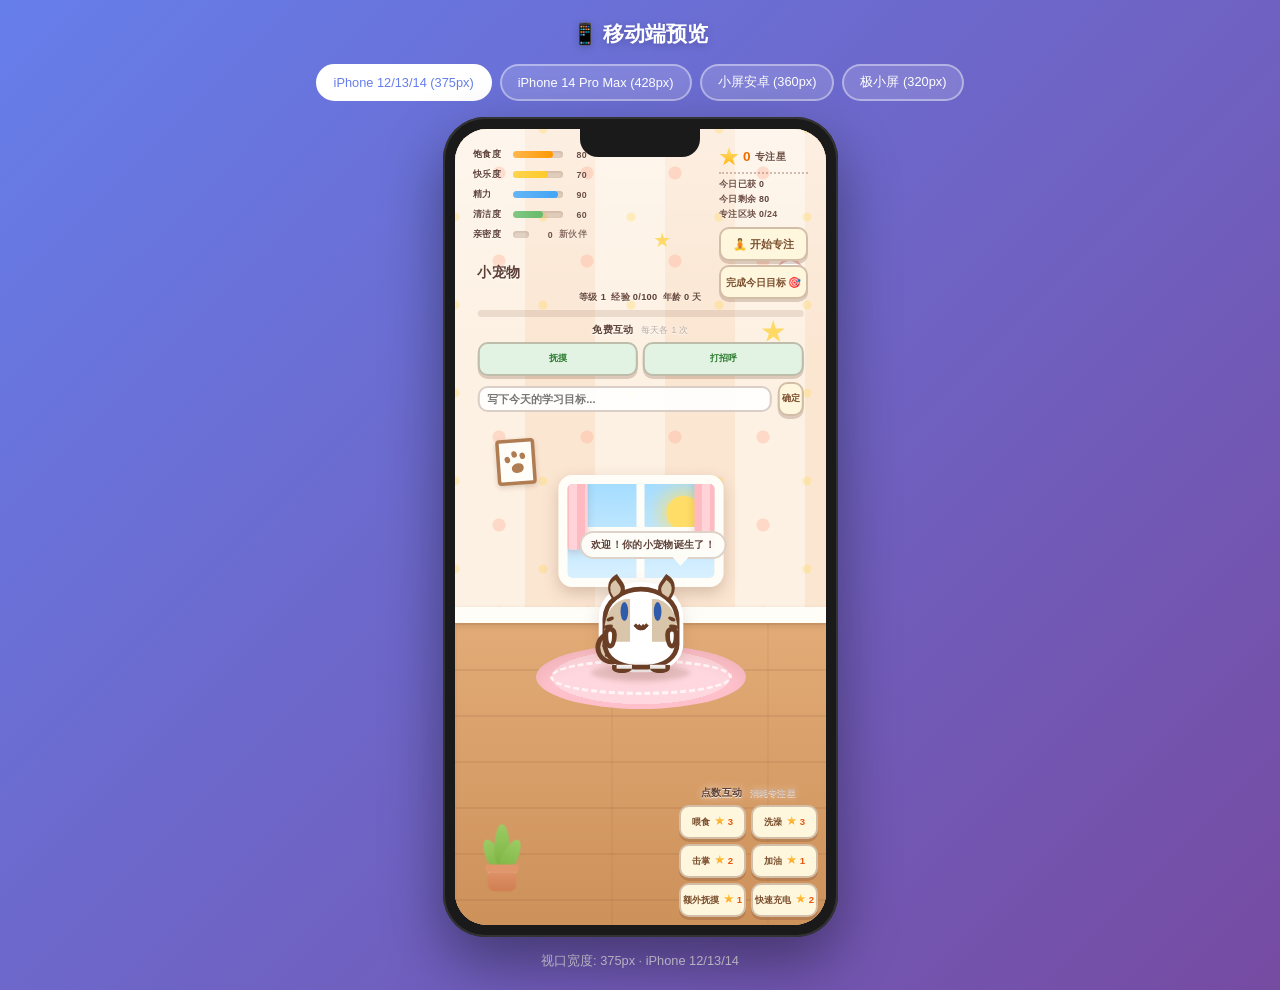
<file: pet-companion/mobile-preview.html>
<!DOCTYPE html>
<html lang="zh-CN">
<head>
    <meta charset="UTF-8" />
    <meta name="viewport" content="width=device-width, initial-scale=1.0" />
    <title>移动端预览 · 宠物伙伴</title>
    <style>
        * { margin: 0; padding: 0; box-sizing: border-box; }
        body {
            font-family: -apple-system, 'Segoe UI', sans-serif;
            background: linear-gradient(135deg, #667eea 0%, #764ba2 100%);
            min-height: 100vh;
            display: flex;
            flex-direction: column;
            align-items: center;
            padding: 20px;
            gap: 16px;
        }
        h1 {
            color: #fff;
            font-size: 1.3rem;
            font-weight: 600;
            text-shadow: 0 2px 8px rgba(0,0,0,0.2);
        }
        .phone-frame {
            width: 395px;
            height: 820px;
            background: #1a1a1a;
            border-radius: 42px;
            padding: 12px;
            box-shadow: 0 25px 60px rgba(0,0,0,0.4), inset 0 0 0 2px #333;
            position: relative;
            flex-shrink: 0;
        }
        .phone-notch {
            position: absolute;
            top: 12px;
            left: 50%;
            transform: translateX(-50%);
            width: 120px;
            height: 28px;
            background: #1a1a1a;
            border-radius: 0 0 18px 18px;
            z-index: 10;
        }
        .phone-screen {
            width: 100%;
            height: 100%;
            border-radius: 32px;
            overflow: hidden;
            background: #fff;
            position: relative;
        }
        .phone-screen iframe {
            width: 100%;
            height: 100%;
            border: none;
            display: block;
        }
        .size-label {
            color: rgba(255,255,255,0.8);
            font-size: 0.8rem;
            text-align: center;
        }
        .device-switch {
            display: flex;
            gap: 8px;
        }
        .device-btn {
            padding: 8px 16px;
            border: 2px solid rgba(255,255,255,0.4);
            border-radius: 20px;
            background: rgba(255,255,255,0.15);
            color: #fff;
            font-size: 0.8rem;
            cursor: pointer;
            backdrop-filter: blur(8px);
            transition: all 0.2s;
        }
        .device-btn.active {
            background: #fff;
            color: #667eea;
            border-color: #fff;
        }
        .device-btn:hover {
            background: rgba(255,255,255,0.3);
        }
        .device-btn.active:hover {
            background: #fff;
        }
    </style>
</head>
<body>
    <h1>📱 移动端预览</h1>
    <div class="device-switch">
        <button class="device-btn active" onclick="setSize(395, 820, 375)">iPhone 12/13/14 (375px)</button>
        <button class="device-btn" onclick="setSize(446, 926, 428)">iPhone 14 Pro Max (428px)</button>
        <button class="device-btn" onclick="setSize(380, 780, 360)">小屏安卓 (360px)</button>
        <button class="device-btn" onclick="setSize(340, 720, 320)">极小屏 (320px)</button>
    </div>
    <div class="phone-frame" id="frame">
        <div class="phone-notch"></div>
        <div class="phone-screen">
            <iframe src="index.html" id="preview-frame"></iframe>
        </div>
    </div>
    <div class="size-label" id="size-label">视口宽度: 375px · iPhone 12/13/14</div>

    <script>
        function setSize(frameW, frameH, viewportW) {
            const frame = document.getElementById('frame');
            frame.style.width = frameW + 'px';
            frame.style.height = frameH + 'px';
            // 通过给 iframe 设置 CSS transform scale 模拟不同宽度
            // 实际上 iframe 内部还是根据自身宽度响应，所以需要调整 iframe 宽度
            // 这里我们直接调整 phone-screen 内的 iframe 宽度
            const screen = frame.querySelector('.phone-screen');
            screen.style.width = '100%';
            screen.style.height = '100%';

            document.querySelectorAll('.device-btn').forEach(b => b.classList.remove('active'));
            event.target.classList.add('active');

            const labels = {
                375: '视口宽度: 375px · iPhone 12/13/14',
                428: '视口宽度: 428px · iPhone 14 Pro Max',
                360: '视口宽度: 360px · 小屏安卓',
                320: '视口宽度: 320px · 极小屏 (SE/5s)'
            };
            document.getElementById('size-label').textContent = labels[viewportW] || '';

            // 刷新 iframe 以触发响应式重排
            const iframe = document.getElementById('preview-frame');
            iframe.contentWindow.location.reload();
        }
    </script>
</body>
</html>
</file>
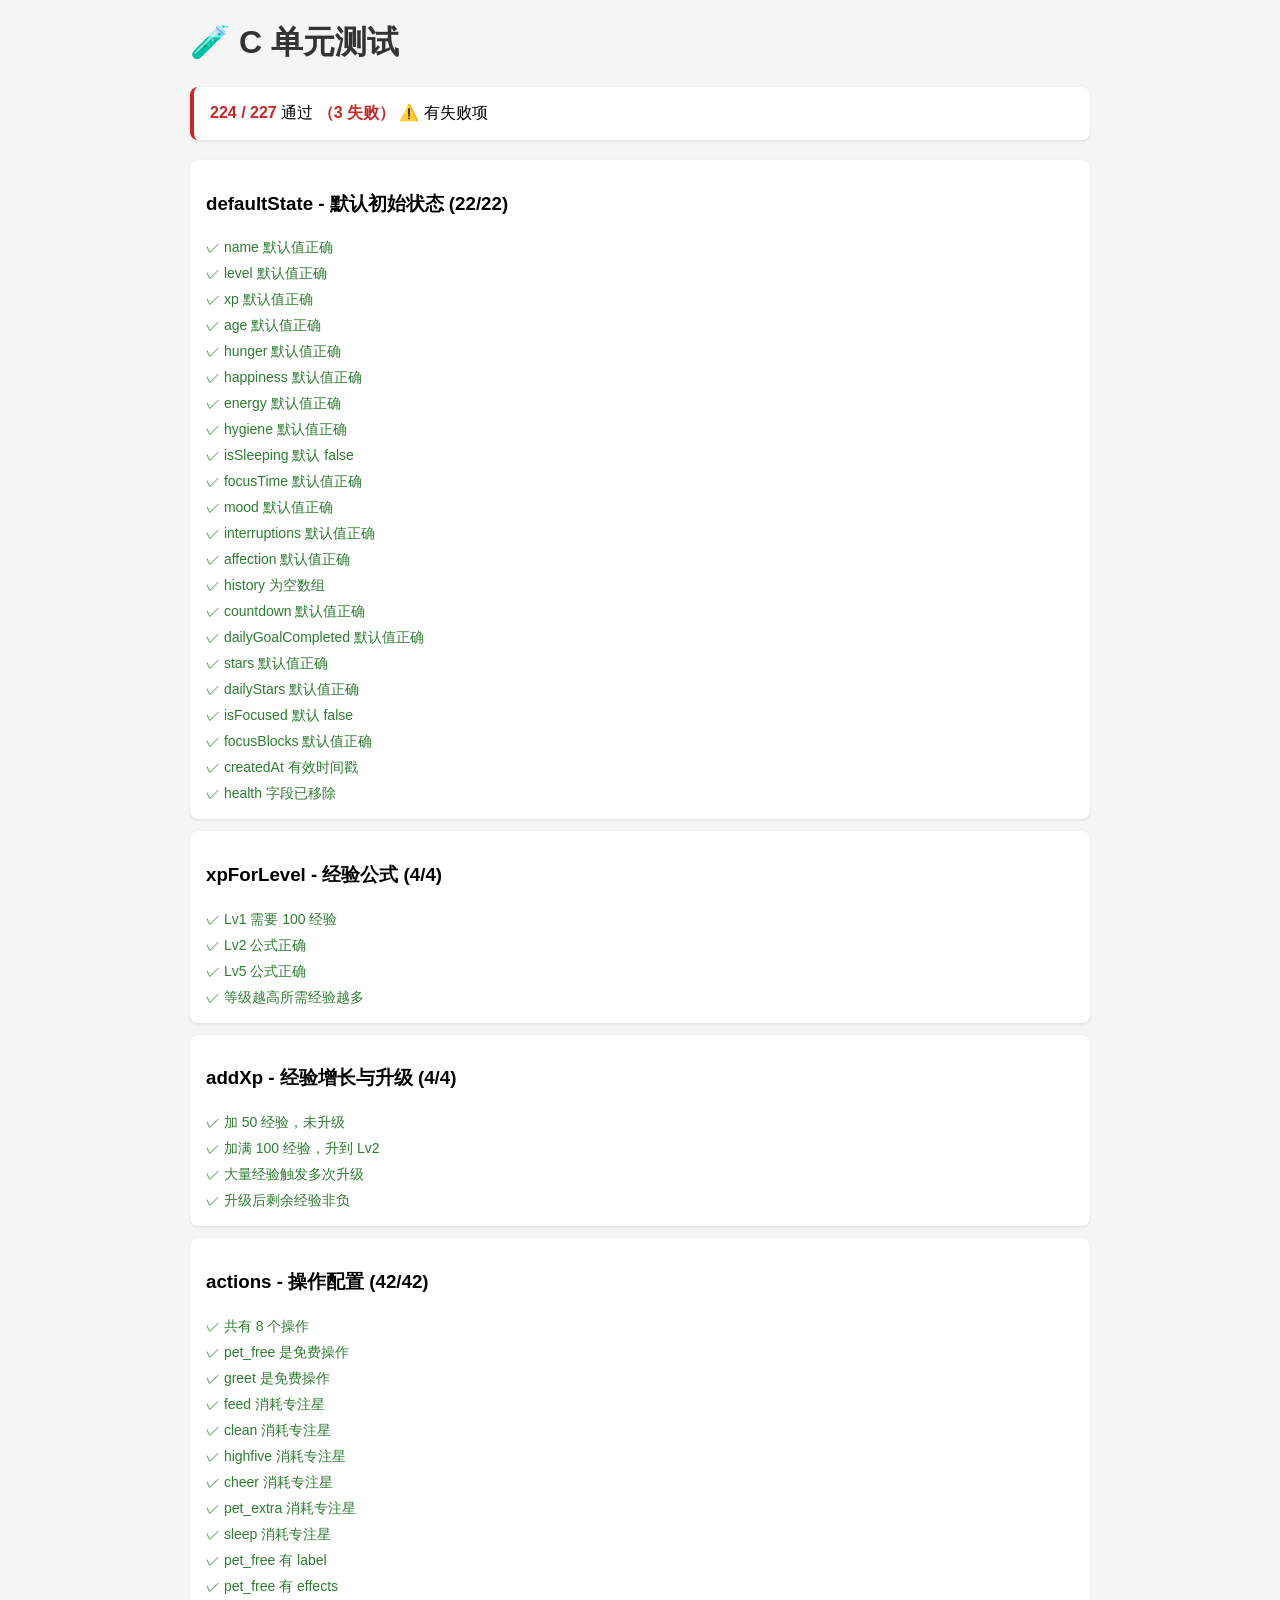
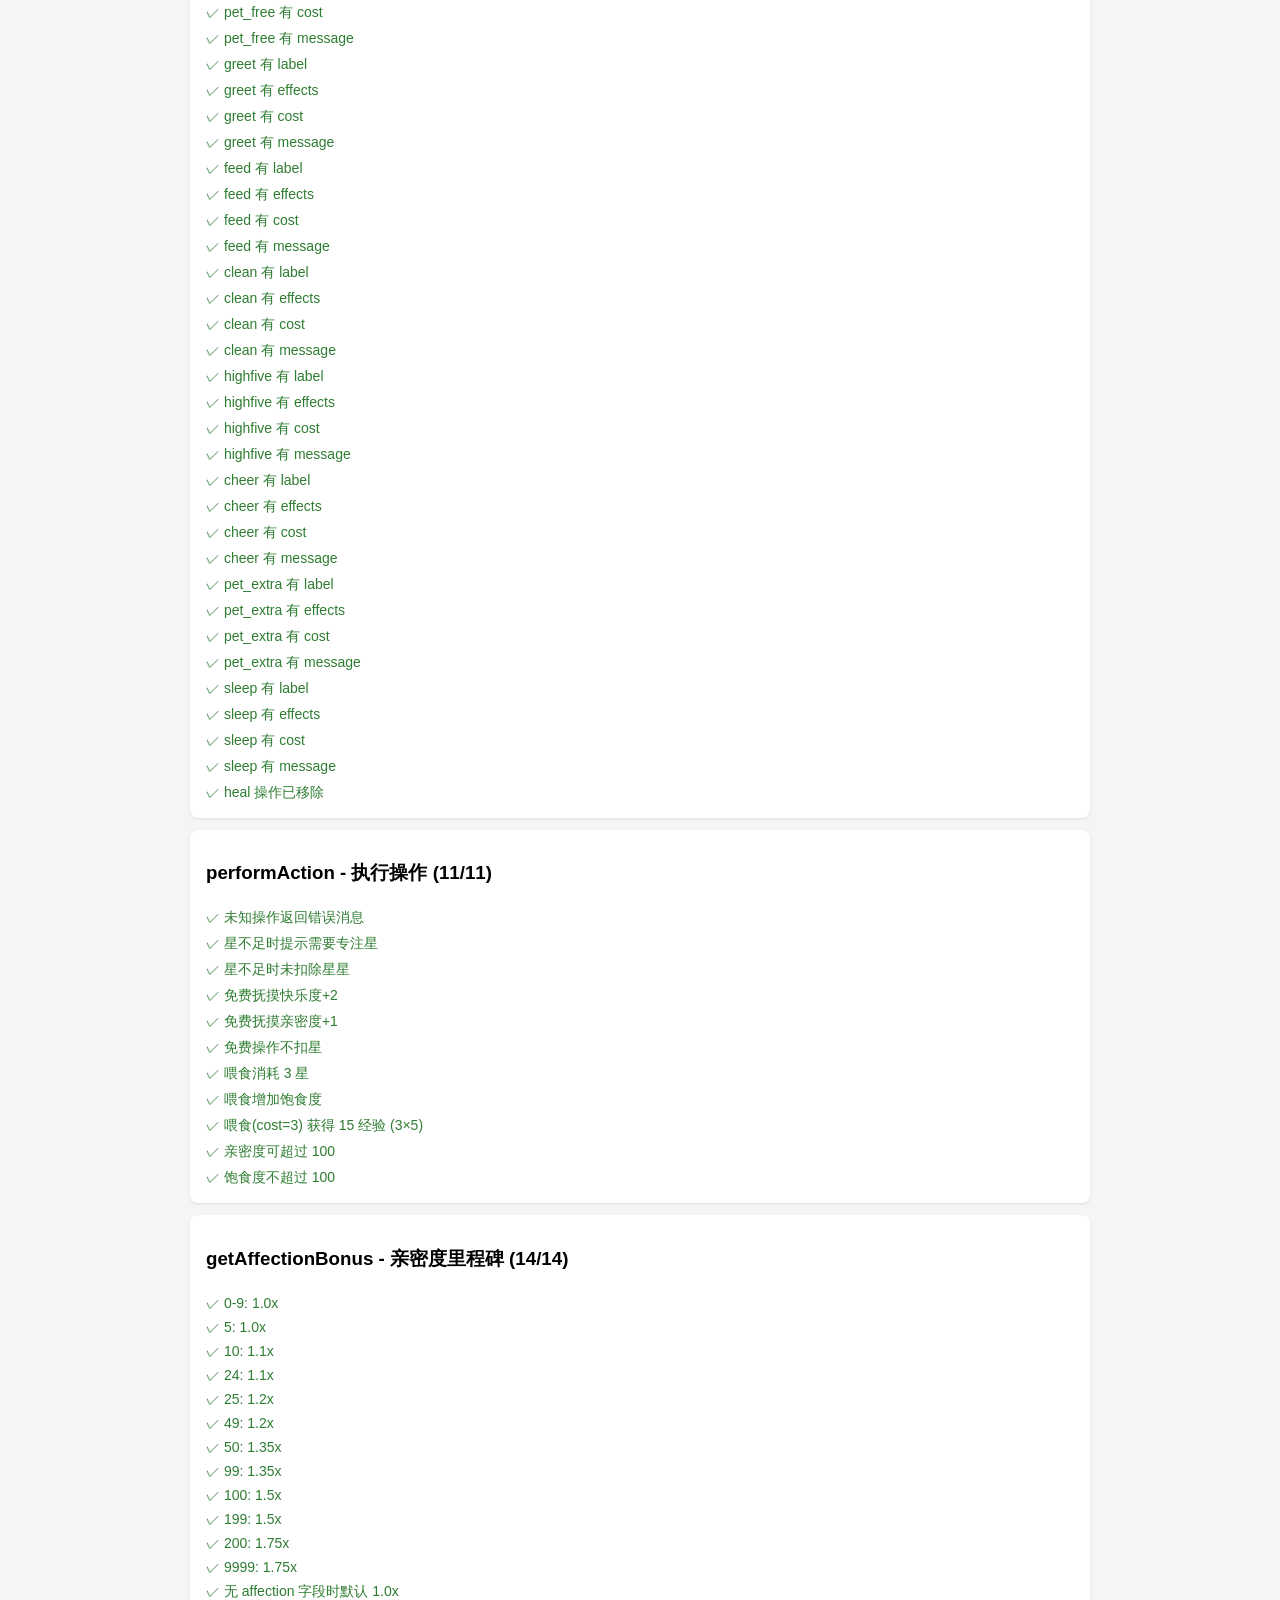
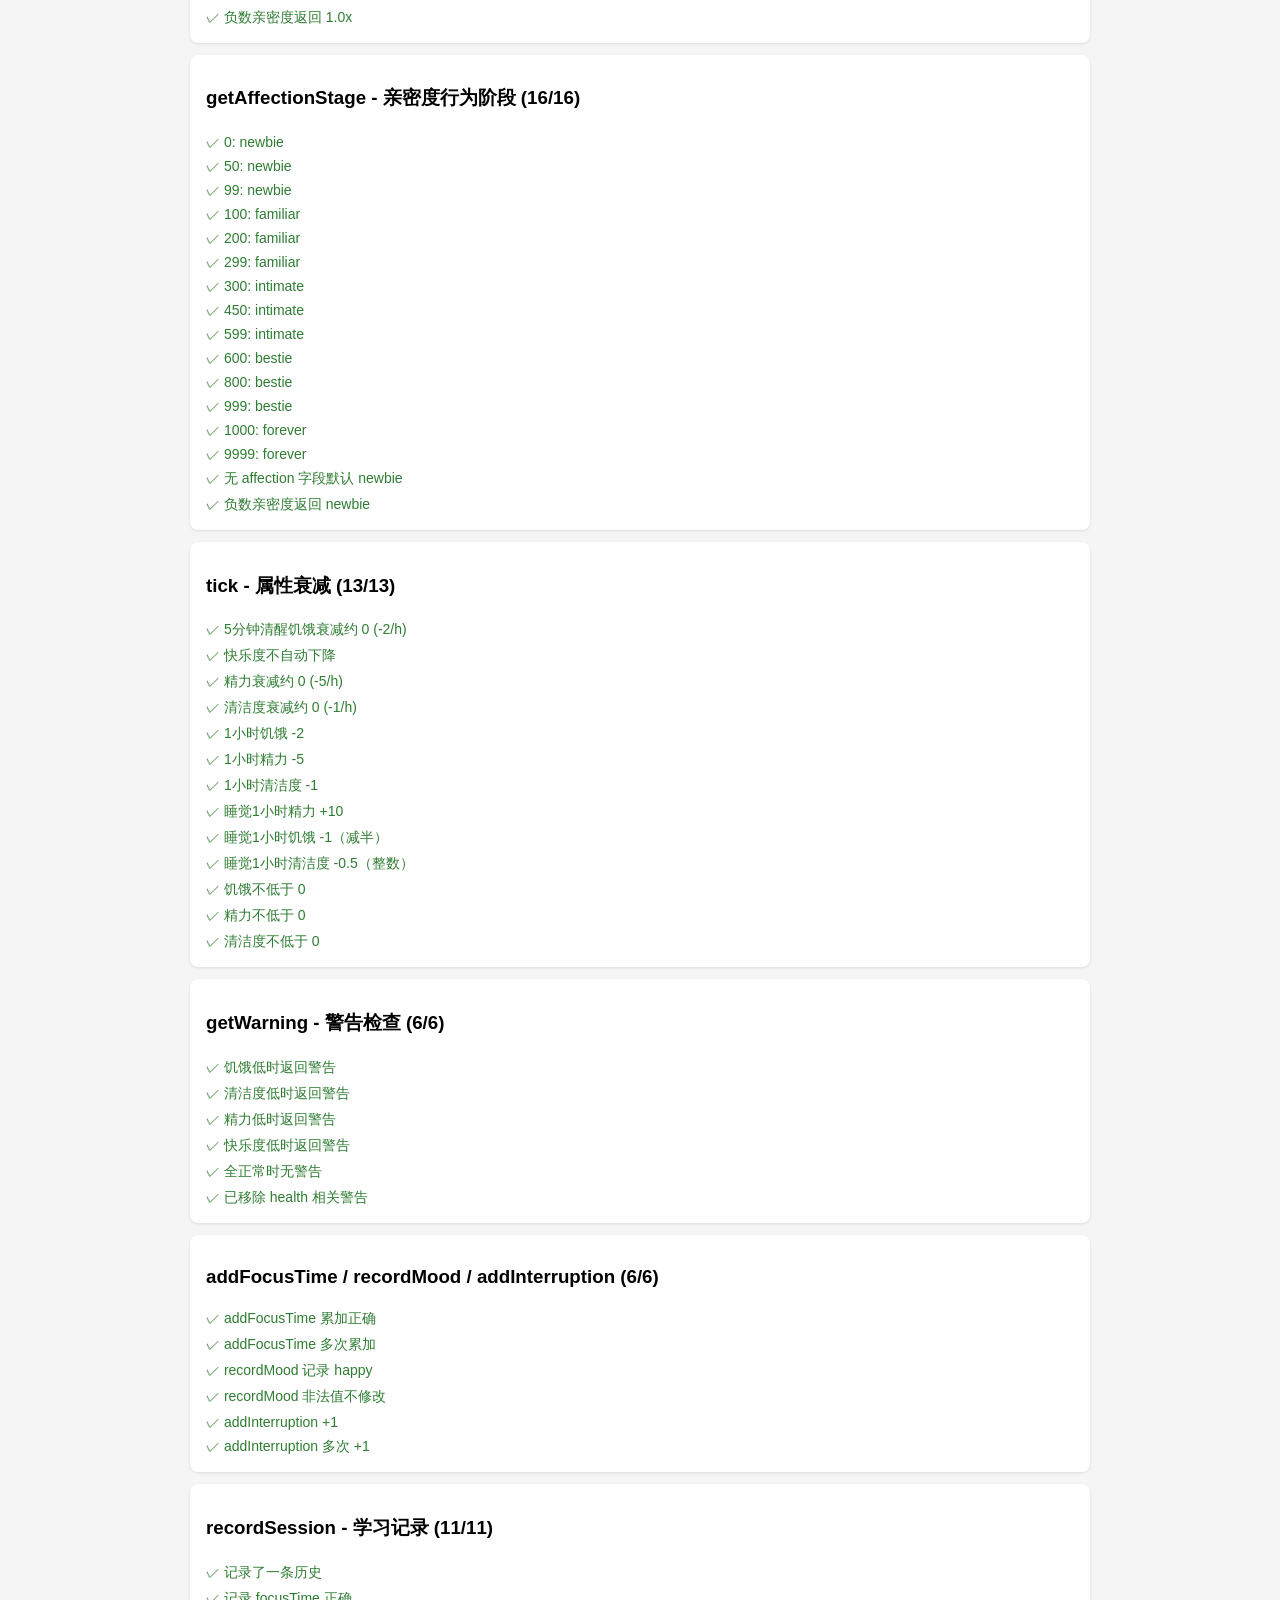
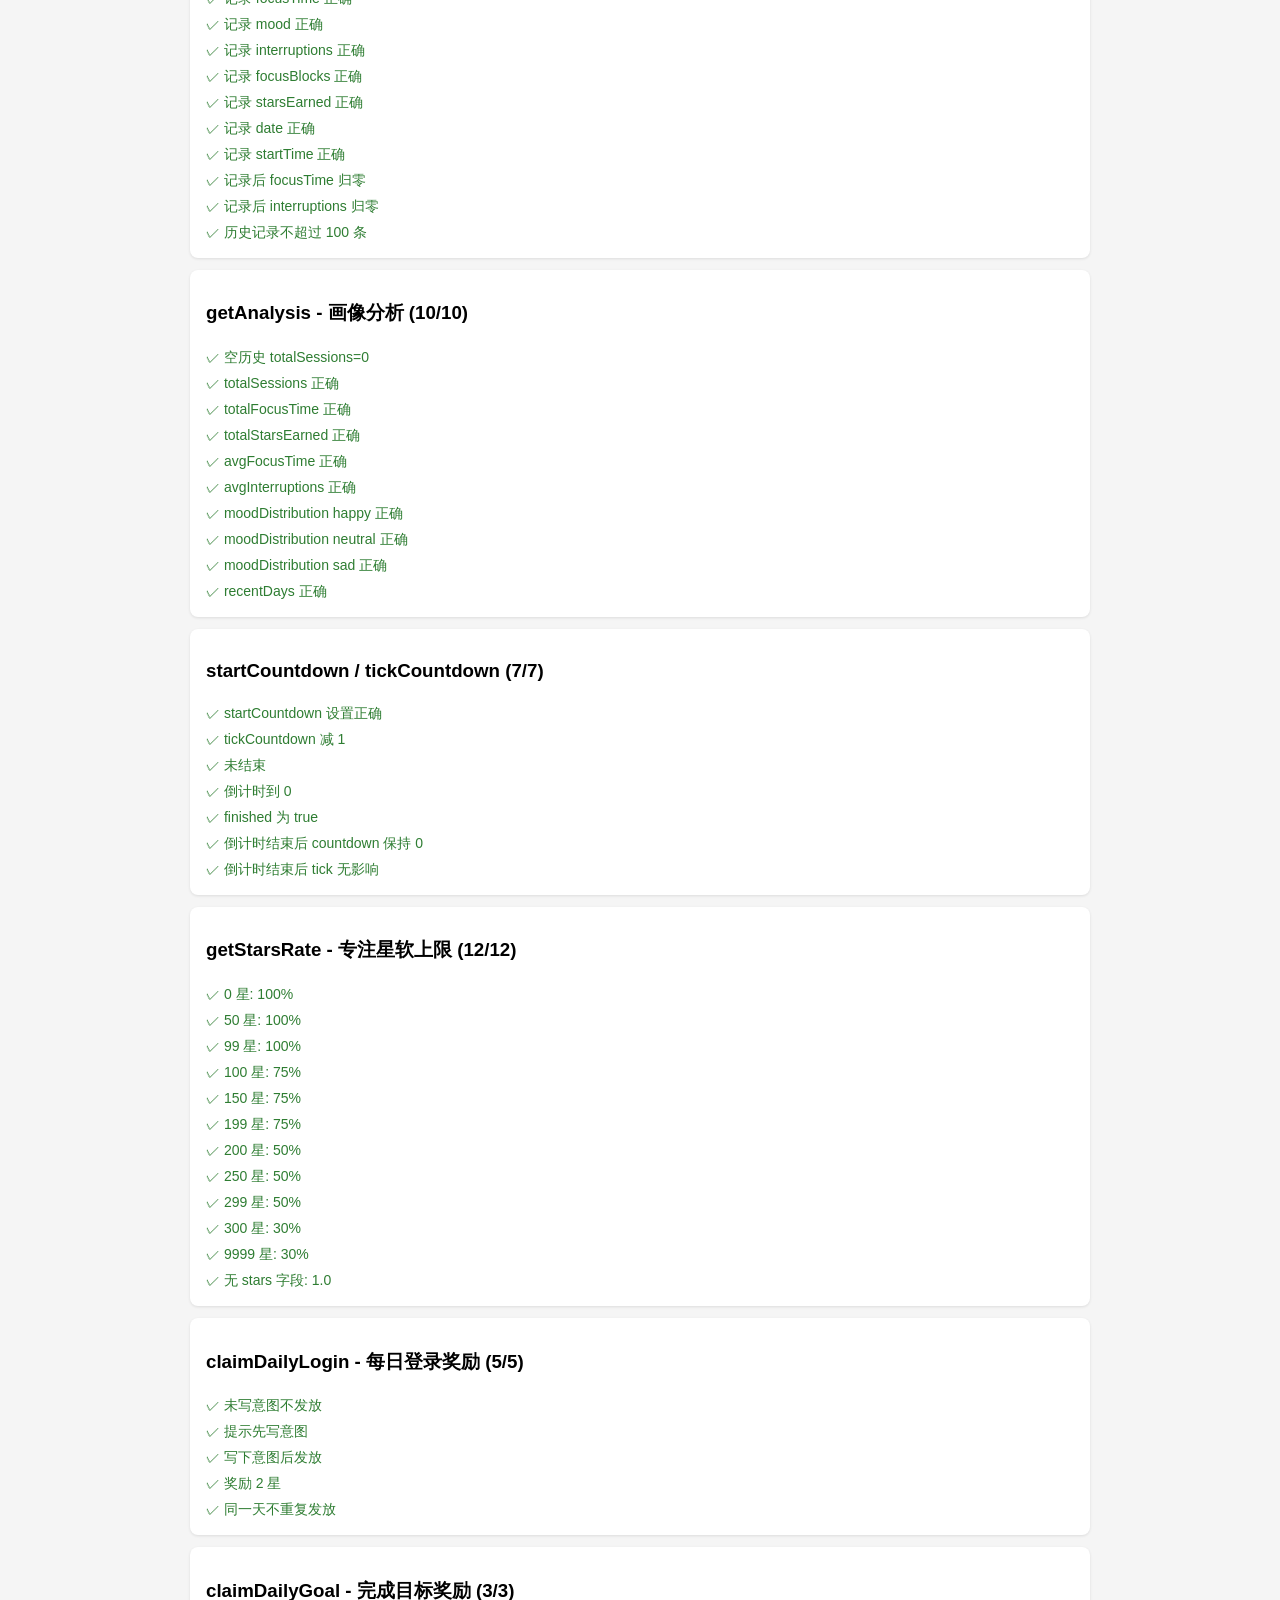
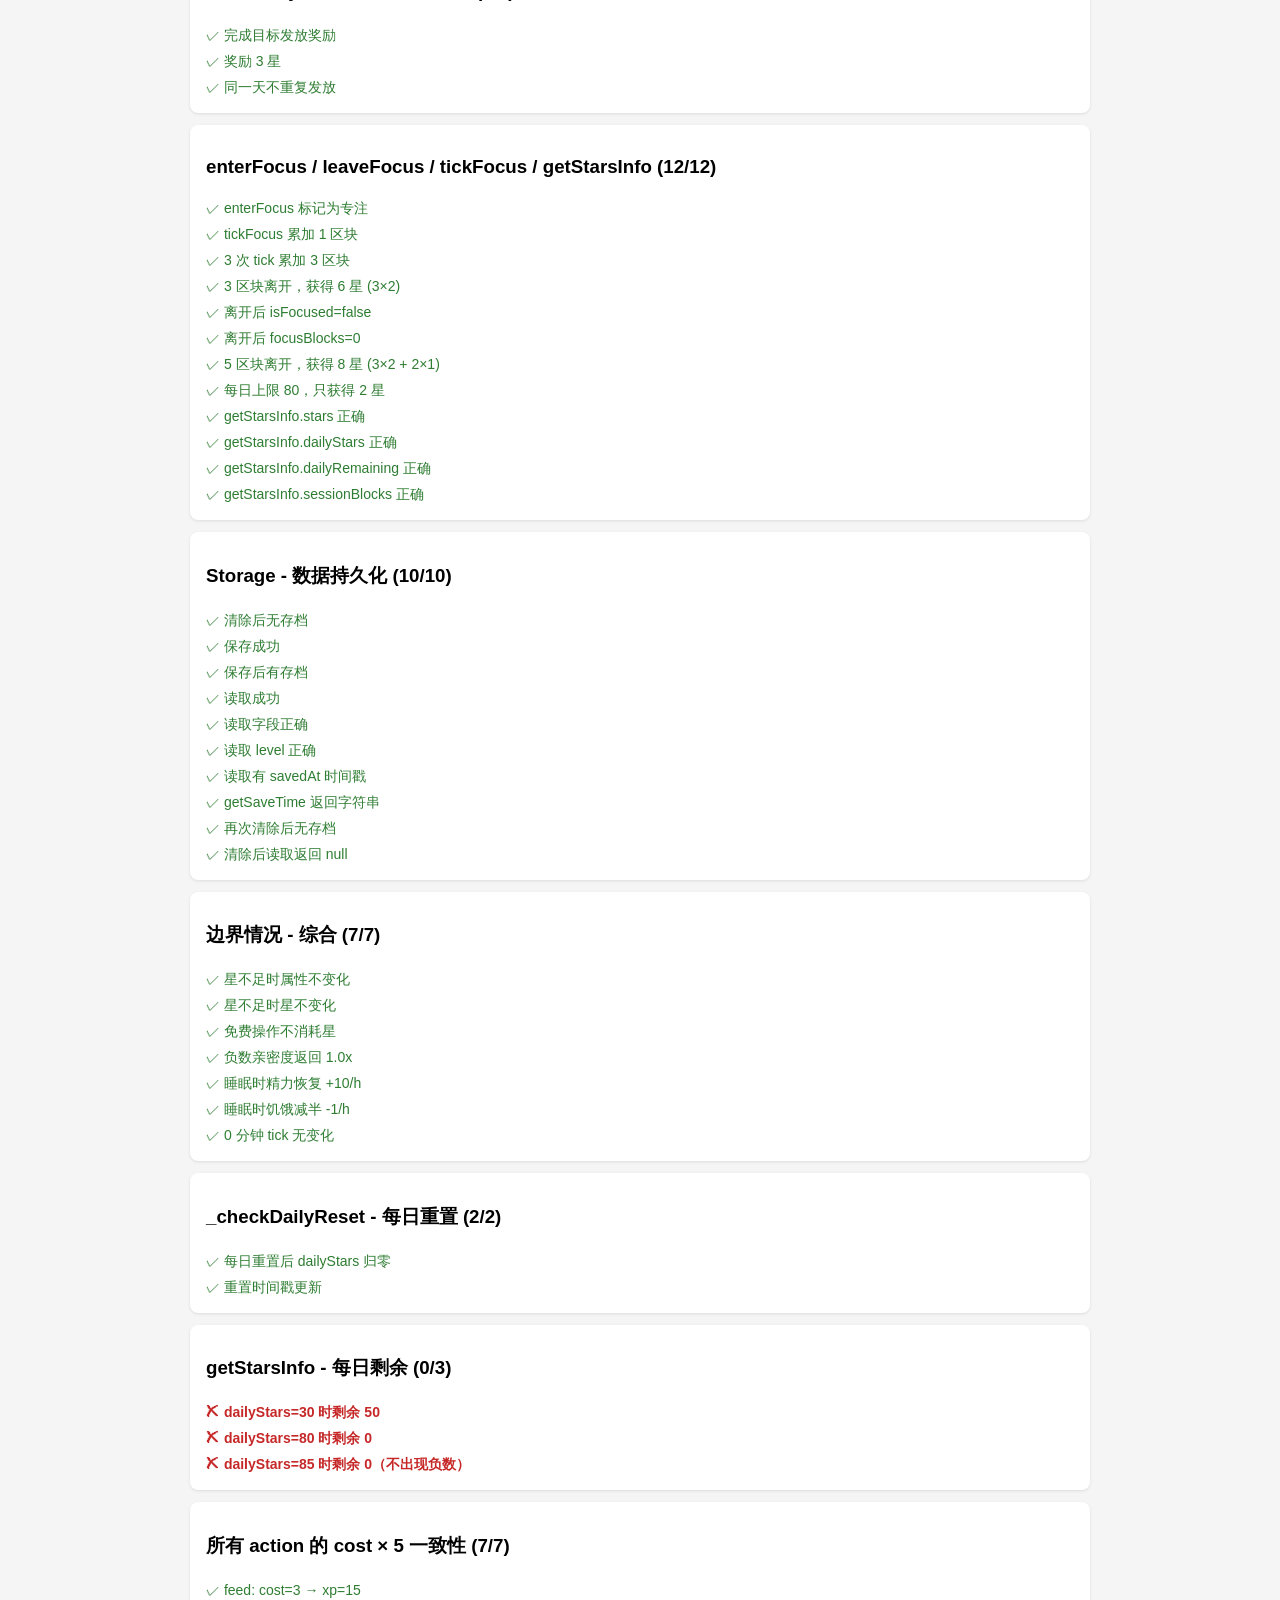
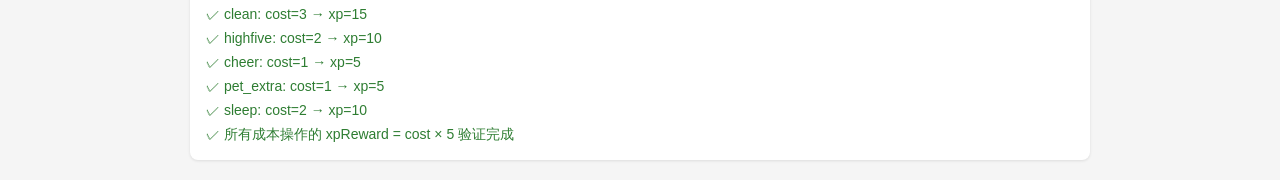
<file: pet-companion/tests/test_c.html>
<!DOCTYPE html>
<html lang="zh-CN">
<head>
    <meta charset="UTF-8">
    <title>C 单元测试 — 茸学伴</title>
    <style>
        body { font-family: 'Segoe UI', sans-serif; max-width: 900px; margin: 20px auto; padding: 0 20px; background: #f5f5f5; }
        h1 { color: #333; }
        h2 { margin-top: 24px; color: #555; border-bottom: 1px solid #ddd; padding-bottom: 4px; }
        .summary { background: #fff; padding: 16px; border-radius: 8px; box-shadow: 0 1px 3px rgba(0,0,0,0.1); margin-bottom: 20px; }
        .summary .pass { color: #2e7d32; font-weight: bold; }
        .summary .fail { color: #c62828; font-weight: bold; }
        .test-group { background: #fff; padding: 12px 16px; border-radius: 8px; box-shadow: 0 1px 3px rgba(0,0,0,0.1); margin-bottom: 12px; }
        .test-case { padding: 4px 0; font-size: 14px; }
        .pass { color: #2e7d32; }
        .fail { color: #c62828; font-weight: bold; }
        .detail { margin-left: 24px; font-size: 12px; color: #666; }
    </style>
</head>
<body>
    <h1>🧪 C 单元测试</h1>
    <div class="summary" id="summary">运行中...</div>
    <div id="results"></div>

    <script src="../js/gameLogic.js"></script>
    <script src="../js/storage.js"></script>
    <script>
    (function () {
        'use strict';

        // ===== 简易测试框架 =====
        let total = 0, passed = 0, failed = 0;
        const results = document.getElementById('results');
        const summary = document.getElementById('summary');
        const groups = [];

        function group(name, fn) {
            const tests = [];
            const ctx = {
                assert(condition, msg) {
                    total++;
                    if (condition) {
                        passed++;
                        tests.push({ name: msg, ok: true });
                    } else {
                        failed++;
                        tests.push({ name: msg, ok: false });
                    }
                },
                assertEqual(actual, expected, msg) {
                    const ok = actual === expected;
                    if (!ok) {
                        this.assert(false, `${msg} → 期望 ${JSON.stringify(expected)}，实际 ${JSON.stringify(actual)}`);
                    } else {
                        this.assert(true, msg);
                    }
                },
                assertDeepEqual(actual, expected, msg) {
                    try {
                        const ok = JSON.stringify(actual) === JSON.stringify(expected);
                        if (!ok) {
                            this.assert(false, `${msg} → 期望 ${JSON.stringify(expected)}，实际 ${JSON.stringify(actual)}`);
                        } else {
                            this.assert(true, msg);
                        }
                    } catch (e) {
                        this.assert(false, `${msg} → 比较异常: ${e.message}`);
                    }
                }
            };
            fn(ctx);
            groups.push({ name, tests });
        }

        function render() {
            let html = '';
            for (const g of groups) {
                const gPassed = g.tests.filter(t => t.ok).length;
                const gFailed = g.tests.filter(t => !t.ok).length;
                html += `<div class="test-group"><h3>${g.name} (${gPassed}/${g.tests.length})</h3>`;
                for (const t of g.tests) {
                    html += `<div class="test-case ${t.ok ? 'pass' : 'fail'}">${t.ok ? '✓' : '✗'} ${t.name}</div>`;
                }
                html += '</div>';
            }
            results.innerHTML = html;
            summary.innerHTML = `
                <span class="${passed === total ? 'pass' : 'fail'}">${passed} / ${total}</span> 通过
                ${failed > 0 ? `<span class="fail">（${failed} 失败）</span>` : ''}
                ${passed === total ? '🎉 全部通过！' : '⚠️ 有失败项'}
            `;
            summary.style.borderLeft = `4px solid ${passed === total ? '#2e7d32' : '#c62828'}`;
        }

        // ===================================================================
        //  测试套件
        // ===================================================================

        // ─── 1. defaultState ───
        group('defaultState - 默认初始状态', function (t) {
            const s = { ...GameLogic.defaultState };

            t.assert(s.name === '小宠物', 'name 默认值正确');
            t.assert(s.level === 1, 'level 默认值正确');
            t.assert(s.xp === 0, 'xp 默认值正确');
            t.assert(s.age === 0, 'age 默认值正确');
            t.assert(s.hunger === 80, 'hunger 默认值正确');
            t.assert(s.happiness === 70, 'happiness 默认值正确');
            t.assert(s.energy === 90, 'energy 默认值正确');
            t.assert(s.hygiene === 60, 'hygiene 默认值正确');
            t.assert(s.isSleeping === false, 'isSleeping 默认 false');
            t.assert(s.focusTime === 0, 'focusTime 默认值正确');
            t.assert(s.mood === 'neutral', 'mood 默认值正确');
            t.assert(s.interruptions === 0, 'interruptions 默认值正确');
            t.assert(s.affection === 0, 'affection 默认值正确');
            t.assert(Array.isArray(s.history) && s.history.length === 0, 'history 为空数组');
            t.assert(s.countdown === 0, 'countdown 默认值正确');
            t.assert(s.dailyGoalCompleted === 0, 'dailyGoalCompleted 默认值正确');
            t.assert(s.stars === 0, 'stars 默认值正确');
            t.assert(s.dailyStars === 0, 'dailyStars 默认值正确');
            t.assert(s.isFocused === false, 'isFocused 默认 false');
            t.assert(s.focusBlocks === 0, 'focusBlocks 默认值正确');
            t.assert(s.createdAt > 0, 'createdAt 有效时间戳');
            // 没有 health 字段（已移除）
            t.assert(s.health === undefined, 'health 字段已移除');
        });

        // ─── 2. xpForLevel ───
        group('xpForLevel - 经验公式', function (t) {
            t.assert(GameLogic.xpForLevel(1) === 100, 'Lv1 需要 100 经验');
            t.assert(GameLogic.xpForLevel(2) === Math.floor(100 * Math.pow(1.15, 1)), 'Lv2 公式正确');
            t.assert(GameLogic.xpForLevel(5) === Math.floor(100 * Math.pow(1.15, 4)), 'Lv5 公式正确');
            t.assert(GameLogic.xpForLevel(1) < GameLogic.xpForLevel(2), '等级越高所需经验越多');
        });

        // ─── 3. addXp ───
        group('addXp - 经验增长与升级', function (t) {
            const s = { ...GameLogic.defaultState, xp: 0, level: 1 };

            GameLogic.addXp(s, 50);
            t.assert(s.xp === 50 && s.level === 1, '加 50 经验，未升级');

            GameLogic.addXp(s, 50);
            t.assert(s.xp === 0 && s.level === 2, '加满 100 经验，升到 Lv2');

            // 一次性加大量经验
            const s2 = { ...GameLogic.defaultState, xp: 0, level: 1 };
            GameLogic.addXp(s2, 500);
            t.assert(s2.level > 1, '大量经验触发多次升级');
            t.assert(s2.xp >= 0, '升级后剩余经验非负');
        });

        // ─── 4. actions 结构 ───
        group('actions - 操作配置', function (t) {
            const keys = Object.keys(GameLogic.actions);
            t.assert(keys.length === 8, '共有 8 个操作');

            // 免费操作
            const freeKeys = ['pet_free', 'greet'];
            for (const k of freeKeys) {
                t.assert(GameLogic.actions[k].cost === 0, `${k} 是免费操作`);
            }

            // 点数操作
            const costKeys = ['feed', 'clean', 'highfive', 'cheer', 'pet_extra', 'sleep'];
            for (const k of costKeys) {
                t.assert(GameLogic.actions[k].cost > 0, `${k} 消耗专注星`);
            }

            // 每项都有必要字段
            for (const [k, v] of Object.entries(GameLogic.actions)) {
                t.assert(typeof v.label === 'string', `${k} 有 label`);
                t.assert(typeof v.effects === 'object', `${k} 有 effects`);
                t.assert(typeof v.cost === 'number', `${k} 有 cost`);
                t.assert(typeof v.message === 'string', `${k} 有 message`);
            }

            // 没有 heal
            t.assert(GameLogic.actions.heal === undefined, 'heal 操作已移除');
        });

        // ─── 5. performAction ───
        group('performAction - 执行操作', function (t) {
            // 5a. 未知操作
            const s0 = { ...GameLogic.defaultState, stars: 10 };
            let r = GameLogic.performAction(s0, 'nonexistent');
            t.assert(r.message === '未知操作', '未知操作返回错误消息');

            // 5b. 专注星不足
            const s1 = { ...GameLogic.defaultState, stars: 0 };
            r = GameLogic.performAction(s1, 'feed');
            t.assert(r.message.includes('需要'), '星不足时提示需要专注星');
            t.assert(r.state.stars === 0, '星不足时未扣除星星');

            // 5c. 免费操作（不消耗星）
            const s2 = { ...GameLogic.defaultState, stars: 0, happiness: 70, affection: 0 };
            r = GameLogic.performAction(s2, 'pet_free');
            t.assert(r.state.happiness === 72, '免费抚摸快乐度+2');
            t.assert(r.state.affection === 1, '免费抚摸亲密度+1');
            t.assert(r.state.stars === 0, '免费操作不扣星');

            // 5d. 点数操作正常消耗
            const s3 = { ...GameLogic.defaultState, stars: 10, hunger: 50 };
            r = GameLogic.performAction(s3, 'feed');
            t.assert(r.state.stars === 7, '喂食消耗 3 星');
            t.assert(r.state.hunger > 50, '喂食增加饱食度');

            // 5e. 经验 = cost × 5
            const s4 = { ...GameLogic.defaultState, stars: 10, xp: 0, level: 1 };
            r = GameLogic.performAction(s4, 'feed');
            t.assert(r.state.xp === 15, '喂食(cost=3) 获得 15 经验 (3×5)');

            // 5f. 亲密度无上限
            const s5 = { ...GameLogic.defaultState, stars: 10, affection: 9999 };
            r = GameLogic.performAction(s5, 'pet_free');
            t.assert(r.state.affection > 9999, '亲密度可超过 100');

            // 5g. 其他属性 0-100 截断
            const s6 = { ...GameLogic.defaultState, stars: 10, hunger: 95 };
            r = GameLogic.performAction(s6, 'feed');
            t.assert(r.state.hunger <= 100, '饱食度不超过 100');
        });

        // ─── 6. getAffectionBonus ───
        group('getAffectionBonus - 亲密度里程碑', function (t) {
            t.assert(GameLogic.getAffectionBonus({ affection: 0 }) === 1.0, '0-9: 1.0x');
            t.assert(GameLogic.getAffectionBonus({ affection: 5 }) === 1.0, '5: 1.0x');
            t.assert(GameLogic.getAffectionBonus({ affection: 10 }) === 1.1, '10: 1.1x');
            t.assert(GameLogic.getAffectionBonus({ affection: 24 }) === 1.1, '24: 1.1x');
            t.assert(GameLogic.getAffectionBonus({ affection: 25 }) === 1.2, '25: 1.2x');
            t.assert(GameLogic.getAffectionBonus({ affection: 49 }) === 1.2, '49: 1.2x');
            t.assert(GameLogic.getAffectionBonus({ affection: 50 }) === 1.35, '50: 1.35x');
            t.assert(GameLogic.getAffectionBonus({ affection: 99 }) === 1.35, '99: 1.35x');
            t.assert(GameLogic.getAffectionBonus({ affection: 100 }) === 1.5, '100: 1.5x');
            t.assert(GameLogic.getAffectionBonus({ affection: 199 }) === 1.5, '199: 1.5x');
            t.assert(GameLogic.getAffectionBonus({ affection: 200 }) === 1.75, '200: 1.75x');
            t.assert(GameLogic.getAffectionBonus({ affection: 9999 }) === 1.75, '9999: 1.75x');
            t.assert(GameLogic.getAffectionBonus({}) === 1.0, '无 affection 字段时默认 1.0x');
            t.assert(GameLogic.getAffectionBonus({ affection: -1 }) === 1.0, '负数亲密度返回 1.0x');
        });

        // ─── 6b. getAffectionStage ───
        group('getAffectionStage - 亲密度行为阶段', function (t) {
            t.assert(GameLogic.getAffectionStage({ affection: 0 }) === 'newbie', '0: newbie');
            t.assert(GameLogic.getAffectionStage({ affection: 50 }) === 'newbie', '50: newbie');
            t.assert(GameLogic.getAffectionStage({ affection: 99 }) === 'newbie', '99: newbie');
            t.assert(GameLogic.getAffectionStage({ affection: 100 }) === 'familiar', '100: familiar');
            t.assert(GameLogic.getAffectionStage({ affection: 200 }) === 'familiar', '200: familiar');
            t.assert(GameLogic.getAffectionStage({ affection: 299 }) === 'familiar', '299: familiar');
            t.assert(GameLogic.getAffectionStage({ affection: 300 }) === 'intimate', '300: intimate');
            t.assert(GameLogic.getAffectionStage({ affection: 450 }) === 'intimate', '450: intimate');
            t.assert(GameLogic.getAffectionStage({ affection: 599 }) === 'intimate', '599: intimate');
            t.assert(GameLogic.getAffectionStage({ affection: 600 }) === 'bestie', '600: bestie');
            t.assert(GameLogic.getAffectionStage({ affection: 800 }) === 'bestie', '800: bestie');
            t.assert(GameLogic.getAffectionStage({ affection: 999 }) === 'bestie', '999: bestie');
            t.assert(GameLogic.getAffectionStage({ affection: 1000 }) === 'forever', '1000: forever');
            t.assert(GameLogic.getAffectionStage({ affection: 9999 }) === 'forever', '9999: forever');
            t.assert(GameLogic.getAffectionStage({}) === 'newbie', '无 affection 字段默认 newbie');
            t.assert(GameLogic.getAffectionStage({ affection: -1 }) === 'newbie', '负数亲密度返回 newbie');
        });

        // ─── 7. tick ───
        group('tick - 属性衰减', function (t) {
            // 5 分钟 = 1/12 小时
            const s = { ...GameLogic.defaultState, isSleeping: false, hunger: 100, energy: 100, hygiene: 100, happiness: 100 };
            const r = GameLogic.tick(s, 5);

            // 清醒时：hunger -2/h × 5/60 ≈ -0.17
            t.assert(r.hunger === 100 || r.hunger === 99, '5分钟清醒饥饿衰减约 0 (-2/h)');
            t.assert(r.happiness === 100, '快乐度不自动下降');
            t.assert(r.energy === 100 || r.energy === 99, '精力衰减约 0 (-5/h)');
            t.assert(r.hygiene === 100 || r.hygiene === 99, '清洁度衰减约 0 (-1/h)');

            // 1 小时衰减（精确测试）
            const s2 = { ...GameLogic.defaultState, isSleeping: false, hunger: 100, energy: 100, hygiene: 100 };
            const r2 = GameLogic.tick(s2, 60);
            t.assert(r2.hunger === 98, '1小时饥饿 -2');
            t.assert(r2.energy === 95, '1小时精力 -5');
            t.assert(r2.hygiene === 99, '1小时清洁度 -1');

            // 睡觉时精力恢复
            const s3 = { ...GameLogic.defaultState, isSleeping: true, hunger: 100, energy: 50, hygiene: 100 };
            const r3 = GameLogic.tick(s3, 60);
            t.assert(r3.energy === 60, '睡觉1小时精力 +10');
            t.assert(r3.hunger === 99, '睡觉1小时饥饿 -1（减半）');
            t.assert(r3.hygiene === 100, '睡觉1小时清洁度 -0.5（整数）');

            // 不出现负数
            const s4 = { ...GameLogic.defaultState, isSleeping: false, hunger: 0, energy: 0, hygiene: 0 };
            const r4 = GameLogic.tick(s4, 60);
            t.assert(r4.hunger === 0, '饥饿不低于 0');
            t.assert(r4.energy === 0, '精力不低于 0');
            t.assert(r4.hygiene === 0, '清洁度不低于 0');
        });

        // ─── 8. getWarning ───
        group('getWarning - 警告检查', function (t) {
            t.assert(GameLogic.getWarning({ hunger: 10, hygiene: 50, energy: 50, happiness: 50 }) !== null, '饥饿低时返回警告');
            t.assert(GameLogic.getWarning({ hunger: 50, hygiene: 10, energy: 50, happiness: 50 }) !== null, '清洁度低时返回警告');
            t.assert(GameLogic.getWarning({ hunger: 50, hygiene: 50, energy: 10, happiness: 50 }) !== null, '精力低时返回警告');
            t.assert(GameLogic.getWarning({ hunger: 50, hygiene: 50, energy: 50, happiness: 10 }) !== null, '快乐度低时返回警告');
            t.assert(GameLogic.getWarning({ hunger: 50, hygiene: 50, energy: 50, happiness: 50 }) === null, '全正常时无警告');
            // 没有 health 检查
            // 不会因为 health 低而触发警告
            t.assert(true, '已移除 health 相关警告');
        });

        // ─── 9. 画像数据采集 ───
        group('addFocusTime / recordMood / addInterruption', function (t) {
            let s = { ...GameLogic.defaultState, focusTime: 0, mood: 'neutral', interruptions: 0 };

            s = GameLogic.addFocusTime(s, 25);
            t.assert(s.focusTime === 25, 'addFocusTime 累加正确');

            s = GameLogic.addFocusTime(s, 10);
            t.assert(s.focusTime === 35, 'addFocusTime 多次累加');

            s = GameLogic.recordMood(s, 'happy');
            t.assert(s.mood === 'happy', 'recordMood 记录 happy');

            s = GameLogic.recordMood(s, 'invalid');
            t.assert(s.mood === 'happy', 'recordMood 非法值不修改');

            s = GameLogic.addInterruption(s);
            t.assert(s.interruptions === 1, 'addInterruption +1');

            s = GameLogic.addInterruption(s);
            s = GameLogic.addInterruption(s);
            t.assert(s.interruptions === 3, 'addInterruption 多次 +1');
        });

        // ─── 10. recordSession ───
        group('recordSession - 学习记录', function (t) {
            let s = { ...GameLogic.defaultState, history: [], focusTime: 30, interruptions: 2 };

            s = GameLogic.recordSession(s, {
                focusTime: 30,
                mood: 'happy',
                interruptions: 2,
                focusBlocks: 6,
                starsEarned: 10
            });

            t.assert(s.history.length === 1, '记录了一条历史');
            t.assert(s.history[0].focusTime === 30, '记录 focusTime 正确');
            t.assert(s.history[0].mood === 'happy', '记录 mood 正确');
            t.assert(s.history[0].interruptions === 2, '记录 interruptions 正确');
            t.assert(s.history[0].focusBlocks === 6, '记录 focusBlocks 正确');
            t.assert(s.history[0].starsEarned === 10, '记录 starsEarned 正确');
            t.assert(typeof s.history[0].date === 'string', '记录 date 正确');
            t.assert(typeof s.history[0].startTime === 'number', '记录 startTime 正确');
            t.assert(s.focusTime === 0, '记录后 focusTime 归零');
            t.assert(s.interruptions === 0, '记录后 interruptions 归零');

            // 上限 100 条
            let s2 = { ...GameLogic.defaultState, history: [], focusTime: 0, interruptions: 0 };
            for (let i = 0; i < 120; i++) {
                s2 = GameLogic.recordSession(s2, { focusTime: 1, mood: 'neutral', interruptions: 0, focusBlocks: 1, starsEarned: 1 });
            }
            t.assert(s2.history.length <= 100, '历史记录不超过 100 条');
        });

        // ─── 11. getAnalysis ───
        group('getAnalysis - 画像分析', function (t) {
            // 空历史
            const empty = GameLogic.getAnalysis({ history: [] });
            t.assert(empty.totalSessions === 0, '空历史 totalSessions=0');

            // 有历史
            const now = Date.now();
            const state = {
                history: [
                    { date: '2026-08-30', startTime: now - 86400000, focusTime: 25, mood: 'happy', interruptions: 1, focusBlocks: 5, starsEarned: 8 },
                    { date: '2026-08-29', startTime: now - 172800000, focusTime: 40, mood: 'neutral', interruptions: 2, focusBlocks: 8, starsEarned: 12 },
                    { date: '2026-08-28', startTime: now - 259200000, focusTime: 15, mood: 'sad', interruptions: 3, focusBlocks: 3, starsEarned: 4 }
                ]
            };
            const a = GameLogic.getAnalysis(state);
            t.assert(a.totalSessions === 3, 'totalSessions 正确');
            t.assert(a.totalFocusTime === 80, 'totalFocusTime 正确');
            t.assert(a.totalStarsEarned === 24, 'totalStarsEarned 正确');
            t.assert(a.avgFocusTime === 27, 'avgFocusTime 正确');
            t.assert(a.avgInterruptions === 2, 'avgInterruptions 正确');
            t.assert(a.moodDistribution.happy === 1, 'moodDistribution happy 正确');
            t.assert(a.moodDistribution.neutral === 1, 'moodDistribution neutral 正确');
            t.assert(a.moodDistribution.sad === 1, 'moodDistribution sad 正确');
            t.assert(a.recentDays === 3, 'recentDays 正确');
        });

        // ─── 12. 倒计时 ───
        group('startCountdown / tickCountdown', function (t) {
            let s = { ...GameLogic.defaultState, countdown: 0 };

            s = GameLogic.startCountdown(s, 10);
            t.assert(s.countdown === 10, 'startCountdown 设置正确');

            let r = GameLogic.tickCountdown(s);
            t.assert(r.state.countdown === 9, 'tickCountdown 减 1');
            t.assert(r.finished === false, '未结束');

            for (let i = 0; i < 9; i++) {
                r = GameLogic.tickCountdown(r.state);
            }
            t.assert(r.state.countdown === 0, '倒计时到 0');
            t.assert(r.finished === true, 'finished 为 true');

            // 再 tick 不再变化
            r = GameLogic.tickCountdown(r.state);
            t.assert(r.state.countdown === 0, '倒计时结束后 countdown 保持 0');
            t.assert(r.finished === false, '倒计时结束后 tick 无影响');
        });

        // ─── 13. getStarsRate ───
        group('getStarsRate - 专注星软上限', function (t) {
            t.assert(GameLogic.getStarsRate({ stars: 0 }) === 1.0, '0 星: 100%');
            t.assert(GameLogic.getStarsRate({ stars: 50 }) === 1.0, '50 星: 100%');
            t.assert(GameLogic.getStarsRate({ stars: 99 }) === 1.0, '99 星: 100%');
            t.assert(GameLogic.getStarsRate({ stars: 100 }) === 0.75, '100 星: 75%');
            t.assert(GameLogic.getStarsRate({ stars: 150 }) === 0.75, '150 星: 75%');
            t.assert(GameLogic.getStarsRate({ stars: 199 }) === 0.75, '199 星: 75%');
            t.assert(GameLogic.getStarsRate({ stars: 200 }) === 0.5, '200 星: 50%');
            t.assert(GameLogic.getStarsRate({ stars: 250 }) === 0.5, '250 星: 50%');
            t.assert(GameLogic.getStarsRate({ stars: 299 }) === 0.5, '299 星: 50%');
            t.assert(GameLogic.getStarsRate({ stars: 300 }) === 0.3, '300 星: 30%');
            t.assert(GameLogic.getStarsRate({ stars: 9999 }) === 0.3, '9999 星: 30%');
            t.assert(GameLogic.getStarsRate({}) === 1.0, '无 stars 字段: 1.0');
        });

        // ─── 14. claimDailyLogin ───
        group('claimDailyLogin - 每日登录奖励', function (t) {
            // 未写意图
            let s = { ...GameLogic.defaultState, stars: 0, dailyStars: 0, lastDailyLoginClaim: 0, lastDailyReset: 0 };
            let r = GameLogic.claimDailyLogin(s, false);
            t.assert(r.claimed === false, '未写意图不发放');
            t.assert(r.message === '📝 先写下今天的学习目标吧！', '提示先写意图');

            // 写了意图
            let s2 = { ...GameLogic.defaultState, stars: 0, dailyStars: 0, lastDailyLoginClaim: 0, lastDailyReset: 0 };
            let r2 = GameLogic.claimDailyLogin(s2, true);
            t.assert(r2.claimed === true, '写下意图后发放');
            t.assert(r2.state.stars === 2, '奖励 2 星');

            // 同一天不重复发放
            let r3 = GameLogic.claimDailyLogin(s2, true);
            t.assert(r3.claimed === false, '同一天不重复发放');
        });

        // ─── 15. claimDailyGoal ───
        group('claimDailyGoal - 完成目标奖励', function (t) {
            let s = { ...GameLogic.defaultState, stars: 0, dailyStars: 0, dailyGoalCompleted: 0, lastDailyReset: 0 };
            let r = GameLogic.claimDailyGoal(s);
            t.assert(r.claimed === true, '完成目标发放奖励');
            t.assert(r.state.stars === 3, '奖励 3 星');

            // 同一天不重复
            let r2 = GameLogic.claimDailyGoal(s);
            t.assert(r2.claimed === false, '同一天不重复发放');
        });

        // ─── 16. 专注星系统：enterFocus / leaveFocus / tickFocus ───
        group('enterFocus / leaveFocus / tickFocus / getStarsInfo', function (t) {
            let s = { ...GameLogic.defaultState, isFocused: false, focusBlocks: 0, stars: 0, dailyStars: 0, lastDailyReset: 0 };

            // 进入专注
            s = GameLogic.enterFocus(s);
            t.assert(s.isFocused === true, 'enterFocus 标记为专注');

            // 专注区块累加
            s = GameLogic.tickFocus(s).state;
            t.assert(s.focusBlocks === 1, 'tickFocus 累加 1 区块');
            s = GameLogic.tickFocus(s).state;
            s = GameLogic.tickFocus(s).state;
            t.assert(s.focusBlocks === 3, '3 次 tick 累加 3 区块');

            // 离开专注：前3块每块2星
            let r = GameLogic.leaveFocus(s);
            t.assert(r.starsEarned === 6, '3 区块离开，获得 6 星 (3×2)');
            t.assert(r.state.isFocused === false, '离开后 isFocused=false');
            t.assert(r.state.focusBlocks === 0, '离开后 focusBlocks=0');

            // 多于3块：第4块起每块1星
            let s2 = { ...GameLogic.defaultState, isFocused: true, focusBlocks: 5, stars: 0, dailyStars: 0, lastDailyReset: 0 };
            let r2 = GameLogic.leaveFocus(s2);
            t.assert(r2.starsEarned === 8, '5 区块离开，获得 8 星 (3×2 + 2×1)');

            // 每日上限 80
            const today = Date.now();
            let s3 = { ...GameLogic.defaultState, isFocused: true, focusBlocks: 24, stars: 0, dailyStars: 78, lastDailyReset: today };
            let r3 = GameLogic.leaveFocus(s3);
            t.assert(r3.state.stars === 2, '每日上限 80，只获得 2 星');

            // getStarsInfo
            let info = GameLogic.getStarsInfo({ ...GameLogic.defaultState, stars: 10, dailyStars: 5, lastDailyReset: today, isFocused: true, focusBlocks: 3 });
            t.assert(info.stars === 10, 'getStarsInfo.stars 正确');
            t.assert(info.dailyStars === 5, 'getStarsInfo.dailyStars 正确');
            t.assert(info.dailyRemaining === 75, 'getStarsInfo.dailyRemaining 正确');
            t.assert(info.sessionBlocks === 3, 'getStarsInfo.sessionBlocks 正确');
        });

        // ─── 17. Storage ───
        group('Storage - 数据持久化', function (t) {
            // 清除已有存档
            Storage.clear();
            t.assert(Storage.hasSave() === false, '清除后无存档');

            // 保存
            const state = { ...GameLogic.defaultState, name: '测试宠物', level: 5 };
            const ok = Storage.save(state);
            t.assert(ok === true, '保存成功');
            t.assert(Storage.hasSave() === true, '保存后有存档');

            // 读取
            const loaded = Storage.load();
            t.assert(loaded !== null, '读取成功');
            t.assert(loaded.name === '测试宠物', '读取字段正确');
            t.assert(loaded.level === 5, '读取 level 正确');
            t.assert(typeof loaded.savedAt === 'number', '读取有 savedAt 时间戳');

            // getSaveTime
            const time = Storage.getSaveTime();
            t.assert(typeof time === 'string', 'getSaveTime 返回字符串');

            // 清除
            Storage.clear();
            t.assert(Storage.hasSave() === false, '再次清除后无存档');
            t.assert(Storage.load() === null, '清除后读取返回 null');

            // 恢复存档
            Storage.save(state);
        });

        // ─── 18. 边界情况综合 ───
        group('边界情况 - 综合', function (t) {
            // 专注星不足时 performAction 不修改 state
            const s1 = { ...GameLogic.defaultState, stars: 0, hunger: 50 };
            const r1 = GameLogic.performAction(s1, 'feed');
            t.assert(r1.state.hunger === 50, '星不足时属性不变化');
            t.assert(r1.state.stars === 0, '星不足时星不变化');

            // 免费操作不受星数限制
            const s2 = { ...GameLogic.defaultState, stars: 0, happiness: 50 };
            const r2 = GameLogic.performAction(s2, 'greet');
            t.assert(r2.state.happiness === 51, '免费操作不消耗星');

            // 亲密度为负数的边界
            const bonus = GameLogic.getAffectionBonus({ affection: -5 });
            t.assert(bonus === 1.0, '负数亲密度返回 1.0x');

            // 睡眠状态衰减
            const s3 = { ...GameLogic.defaultState, isSleeping: true, energy: 50, hunger: 50, hygiene: 50 };
            const r3 = GameLogic.tick(s3, 60);
            t.assert(r3.energy === 60, '睡眠时精力恢复 +10/h');
            t.assert(r3.hunger === 49, '睡眠时饥饿减半 -1/h');

            // 0 分钟 tick 不变化
            const s4 = { ...GameLogic.defaultState, hunger: 80, energy: 80, hygiene: 80 };
            const r4 = GameLogic.tick(s4, 0);
            t.assert(r4.hunger === 80 && r4.energy === 80 && r4.hygiene === 80, '0 分钟 tick 无变化');
        });

        // ─── 19. _checkDailyReset ───
        group('_checkDailyReset - 每日重置', function (t) {
            const s = { ...GameLogic.defaultState, dailyStars: 50, lastDailyReset: 0 };
            // 直接调用内部方法
            GameLogic._checkDailyReset(s);
            t.assert(s.dailyStars === 0, '每日重置后 dailyStars 归零');
            t.assert(s.lastDailyReset > 0, '重置时间戳更新');
        });

        // ─── 20. getStarsInfo 每日剩余 ───
        group('getStarsInfo - 每日剩余', function (t) {
            let info = GameLogic.getStarsInfo({ ...GameLogic.defaultState, stars: 10, dailyStars: 30, lastDailyReset: 0 });
            t.assert(info.dailyRemaining === 50, 'dailyStars=30 时剩余 50');

            info = GameLogic.getStarsInfo({ ...GameLogic.defaultState, stars: 10, dailyStars: 80, lastDailyReset: 0 });
            t.assert(info.dailyRemaining === 0, 'dailyStars=80 时剩余 0');

            info = GameLogic.getStarsInfo({ ...GameLogic.defaultState, stars: 10, dailyStars: 85, lastDailyReset: 0 });
            t.assert(info.dailyRemaining === 0, 'dailyStars=85 时剩余 0（不出现负数）');
        });

        // ─── 21. 多个 action 的 cost 和 xp 一致性 ───
        group('所有 action 的 cost × 5 一致性', function (t) {
            for (const [key, action] of Object.entries(GameLogic.actions)) {
                if (action.cost > 0) {
                    const s = { ...GameLogic.defaultState, stars: 100, xp: 0 };
                    const r = GameLogic.performAction(s, key);
                    const expectedXp = action.cost * 5;
                    t.assert(r.state.xp === expectedXp, `${key}: cost=${action.cost} → xp=${expectedXp}`);
                }
            }
            t.assert(true, '所有成本操作的 xpReward = cost × 5 验证完成');
        });

        // ─── 渲染结果 ───
        render();
    })();
    </script>
</body>
</html>
</file>
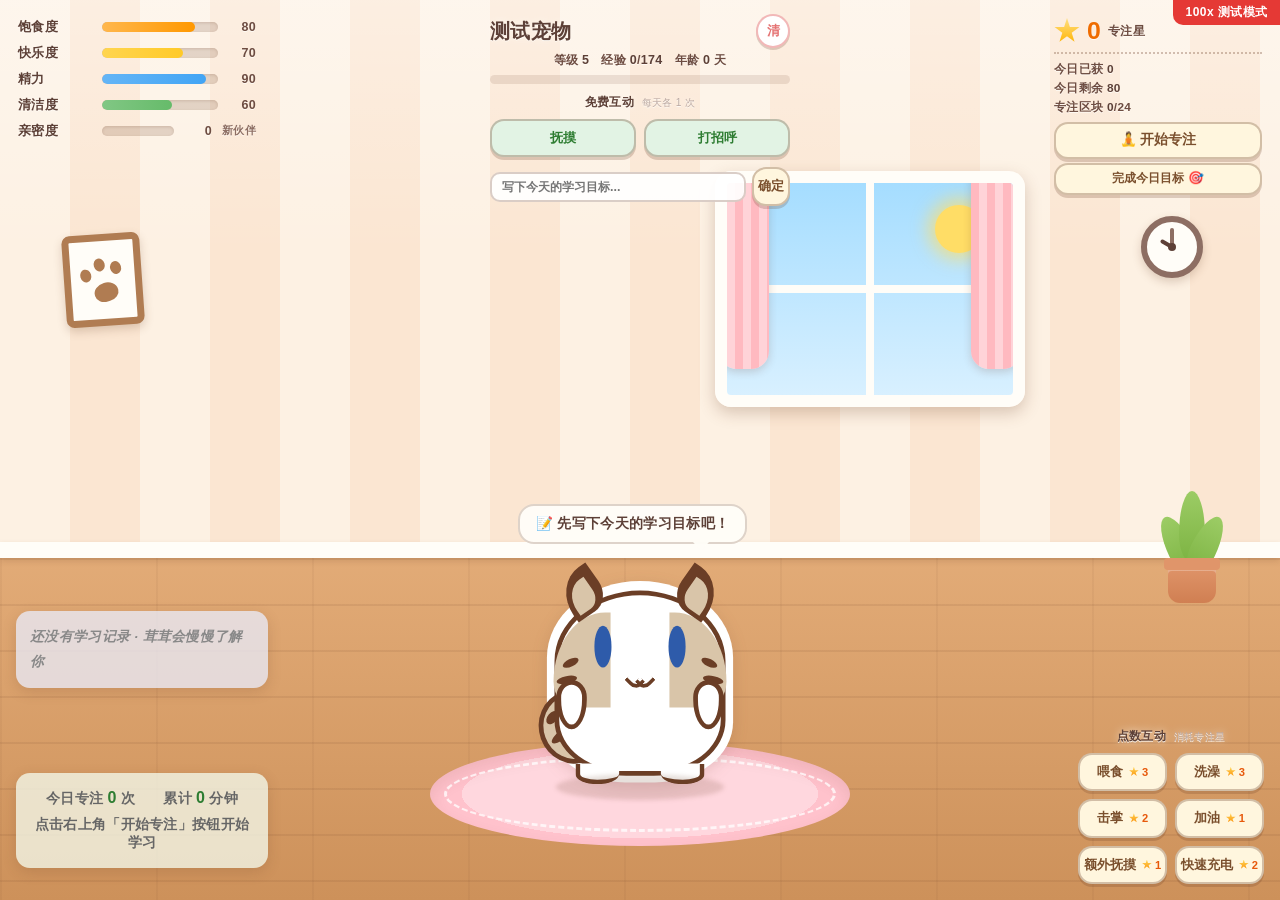
<file: pet-companion/tests/test_speed.html>
<!DOCTYPE html>
<html lang="zh-CN">
<head>
    <meta charset="UTF-8" />
    <meta name="viewport" content="width=device-width, initial-scale=1.0" />
    <title>宠物伙伴 · 100倍速测试</title>
    <link rel="stylesheet" href="../css/style.css" />
    <link rel="stylesheet" href="../css/pet.css" />
</head>
<body>
    <div id="app">
        <!-- ===== 卡通房间背景（纯CSS装饰层，自适应全屏） ===== -->
        <div class="room-wall"></div>
        <div class="room-floor"></div>
        <div class="room-baseboard"></div>

        <!-- 墙上挂画（纯CSS爪印，无emoji） -->
        <div class="room-frame">
            <div class="paw-print">
                <i class="paw-toe t1"></i>
                <i class="paw-toe t2"></i>
                <i class="paw-toe t3"></i>
                <i class="paw-pad"></i>
            </div>
        </div>
        <!-- 墙上时钟（分针会转动） -->
        <div class="room-clock">
            <div class="clock-hand clock-hand-h"></div>
            <div class="clock-hand clock-hand-m"></div>
            <div class="clock-dot"></div>
        </div>
        <!-- 窗户：天空 + 太阳 + 云朵 + 窗帘 -->
        <div class="room-window">
            <div class="window-bar-h"></div>
            <div class="window-bar-v"></div>
            <div class="window-sun"></div>
            <div class="window-cloud cloud-1"></div>
            <div class="window-cloud cloud-2"></div>
            <div class="curtain curtain-l"></div>
            <div class="curtain curtain-r"></div>
        </div>
        <!-- 地板上的地毯 -->
        <div class="room-rug"></div>
        <!-- 右下角盆栽 -->
        <div class="room-plant">
            <div class="plant-leaf leaf-1"></div>
            <div class="plant-leaf leaf-2"></div>
            <div class="plant-leaf leaf-3"></div>
            <div class="plant-pot"></div>
        </div>

        <!-- ===== 左上角：属性面板（无大框，纯文字标签） ===== -->
        <section id="stats-panel">
            <div class="stat">
                <span class="stat-label">饱食度</span>
                <div class="progress-bar"><div class="progress-fill" id="hunger-fill" style="width: 80%"></div></div>
                <span class="stat-value" id="hunger-value">80</span>
            </div>
            <div class="stat">
                <span class="stat-label">快乐度</span>
                <div class="progress-bar"><div class="progress-fill" id="happiness-fill" style="width: 70%"></div></div>
                <span class="stat-value" id="happiness-value">70</span>
            </div>
            <div class="stat">
                <span class="stat-label">精力</span>
                <div class="progress-bar"><div class="progress-fill" id="energy-fill" style="width: 90%"></div></div>
                <span class="stat-value" id="energy-value">90</span>
            </div>
            <div class="stat">
                <span class="stat-label">清洁度</span>
                <div class="progress-bar"><div class="progress-fill" id="hygiene-fill" style="width: 60%"></div></div>
                <span class="stat-value" id="hygiene-value">60</span>
            </div>
            <!-- 亲密度（无上限，只增不减，进度条满200即满，超200后数值继续增加） -->
            <div class="stat stat-affection">
                <span class="stat-label">亲密度</span>
                <div class="progress-bar"><div class="progress-fill" id="affection-fill" style="width: 0%"></div></div>
                <span class="stat-value" id="affection-value">0</span>
                <span class="stat-stage" id="affection-stage">新伙伴</span>
            </div>
        </section>

        <!-- ===== 顶部中央：名字/等级 + 存档按钮 + 免费互动 ===== -->
        <header>
            <div class="header-top">
                <h1 id="pet-name">小宠物</h1>
                <!-- 重置按钮（收纳为小圆钮） -->
                <div id="save-management">
                    <button class="secondary-btn danger" id="reset-btn" title="重置">清</button>
                </div>
            </div>
            <div class="meta-info">
                <span>等级 <strong id="level">1</strong></span>
                <span>经验 <strong id="xp">0</strong>/<strong id="xp-next">100</strong></span>
                <span>年龄 <strong id="age">0</strong> 天</span>
            </div>
            <!-- 经验条 -->
            <div class="progress-bar" id="xp-bar">
                <div class="progress-fill" id="xp-fill" style="width: 0%"></div>
            </div>
            <!-- 免费互动（每天各限 1 次，次数限制由 B 控制） -->
            <div class="action-group">
                <h3 class="action-group-title">免费互动 <small>每天各 1 次</small></h3>
                <div class="action-grid action-grid-free">
                    <button class="action-btn action-btn-free" data-action="pet_free">抚摸</button>
                    <button class="action-btn action-btn-free" data-action="greet">打招呼</button>
                </div>
            </div>
            <!-- 学习意图输入 -->
            <div class="intention-row">
                <input type="text" id="intention-input" placeholder="写下今天的学习目标..." maxlength="60" />
                <button class="action-btn-star" id="intention-btn">确定</button>
            </div>
        </header>

        <!-- ===== 右上角：专注星面板（数据由 B 通过 GameLogic.getStarsInfo 渲染） ===== -->
        <section id="star-panel">
            <div class="star-main">
                <span class="star-icon"></span>
                <span class="star-count" id="star-count">0</span>
                <span class="star-label">专注星</span>
            </div>
            <div class="star-meta">
                <span>今日已获 <strong id="daily-star-count">0</strong></span>
                <span>今日剩余 <strong id="daily-star-remaining">80</strong></span>
                <span>专注区块 <strong id="focus-block-count">0</strong>/24</span>
            </div>
            <!-- 手动专注计时器 -->
            <div id="manual-focus-row" style="display:none;margin-top:6px;font-size:0.78rem;color:#2e7d32;text-align:center;">
                ⏱ 已专注 <strong id="manual-focus-timer">00:00</strong>
            </div>
            <button class="action-btn action-btn-star" id="manual-focus-btn" style="margin-top:6px;width:100%;font-size:0.85rem;padding:8px 4px;">🧘 开始专注</button>
            <button class="action-btn-star" id="claim-goal-btn" style="margin-top:4px;width:100%;font-size:0.78rem;padding:6px 4px;">完成今日目标 🎯</button>
        </section>

        <!-- ===== 中央：宠物展示区（站在地板地毯上） ===== -->
        <section id="pet-area">
            <div id="pet-sprite" class="pet-normal">
                <div class="cat-glow"></div>
                <div class="cat-tail">
                    <div class="cat-tail-mark cat-tail-mark-1"></div>
                    <div class="cat-tail-mark cat-tail-mark-2"></div>
                </div>
                <div class="cat-body">
                    <div class="cat-cheek cat-cheek-l"></div>
                    <div class="cat-cheek cat-cheek-r"></div>
                    <div class="cat-collar"></div>
                </div>
                <div class="cat-ear cat-ear-l"></div>
                <div class="cat-ear cat-ear-r"></div>
                <div class="cat-ear-inner cat-ear-inner-l"></div>
                <div class="cat-ear-inner cat-ear-inner-r"></div>
                <div class="cat-whisker cat-whisker-l1"></div>
                <div class="cat-whisker cat-whisker-l2"></div>
                <div class="cat-whisker cat-whisker-r1"></div>
                <div class="cat-whisker cat-whisker-r2"></div>
                <div class="cat-eye cat-eye-l"></div>
                <div class="cat-eye cat-eye-r"></div>
                <div class="cat-mouth"></div>
                <div class="cat-blush cat-blush-l"></div>
                <div class="cat-blush cat-blush-r"></div>
                <div class="cat-arm cat-arm-l"></div>
                <div class="cat-arm cat-arm-r"></div>
                <div class="cat-foot cat-foot-l"></div>
                <div class="cat-foot cat-foot-r"></div>
                <div class="cat-hearts"><span></span><span></span><span></span></div>
                <div class="cat-zzz"><span>Z</span><span>z</span><span>z</span></div>
                <div class="cat-bubbles"><span></span><span></span><span></span><span></span><span></span></div>
                <div class="cat-spark"></div>
                <div class="cat-food"></div>
                <div class="cat-hand5"></div>
            </div>
            <div id="pet-message" class="message-bubble">你好！我是你的小宠物～</div>
        </section>

        <!-- ===== 底部：点数互动按钮（消耗专注星，data-action 与 GameLogic.actions 一致） ===== -->
        <section id="actions">
            <div class="action-group">
                <h3 class="action-group-title">点数互动 <small>消耗专注星</small></h3>
                <div class="action-grid">
                    <button class="action-btn action-btn-star" data-action="feed">喂食 <span class="star-cost"><i class="mini-star"></i>3</span></button>
                    <button class="action-btn action-btn-star" data-action="clean">洗澡 <span class="star-cost"><i class="mini-star"></i>3</span></button>
                    <button class="action-btn action-btn-star" data-action="highfive">击掌 <span class="star-cost"><i class="mini-star"></i>2</span></button>
                    <button class="action-btn action-btn-star" data-action="cheer">加油 <span class="star-cost"><i class="mini-star"></i>1</span></button>
                </div>
                <!-- 第三行：字数较长，独立成行、宽度自适应，不必与上两行对齐 -->
                <div class="action-grid action-grid-lower">
                    <button class="action-btn action-btn-star" data-action="pet_extra">额外抚摸 <span class="star-cost"><i class="mini-star"></i>1</span></button>
                    <button class="action-btn action-btn-star" data-action="sleep">快速充电 <span class="star-cost"><i class="mini-star"></i>2</span></button>
                </div>
            </div>
        </section>
    </div>

    <script src="../js/gameLogic.js"></script>
    <script src="../js/storage.js"></script>
    <script src="test_speed_app.js"></script>
</body>
</html>
</file>
<file: clothes/style.css>
/* ============================================================
   电子衣橱 · 样式（基于真实插画背景版本）
   ============================================================ */

/* === 设计令牌 === */
:root {
  --color-bg: #FFF8F0;
  --color-white: #FFFFFF;
  --color-border: #6B4F3A;
  --color-border-light: #C9B8A3;
  --color-text-primary: #5A4030;
  --color-text-secondary: #8C7460;
  --color-yellow: #F9E3A0;
  --color-pink: #F8C8D4;
  --color-blue: #B8D8E8;
  --color-mint: #C8E6D0;
  --color-skin: #FFE0C4;
  --color-hair-f: #6B4423;
  --color-hair-m: #3D2B1F;
  --color-bra: #F8A8B8;
  --color-underwear-f: #F8B8C8;
  --color-underwear-m: #3D5A80;
  --shadow-sm: 2px 2px 0 rgba(107,79,58,0.12);
  --shadow-md: 3px 3px 0 rgba(107,79,58,0.18);
  --shadow-lg: 4px 6px 0 rgba(107,79,58,0.20);
  --radius-sm: 6px;
  --radius-md: 10px;
  --radius-lg: 16px;
  --radius-xl: 20px;
  --radius-2xl: 24px;
  --radius-full: 999px;
  --border-base: 2px solid var(--color-border);
  --border-thick: 3px solid var(--color-border);
  --transition-base: 0.25s cubic-bezier(0.4,0,0.2,1);
  --transition-bounce: 0.4s cubic-bezier(0.34,1.56,0.64,1);
}

* { box-sizing: border-box; margin: 0; padding: 0; }

html, body {
  width: 100%; height: 100%;
  font-family: "PingFang SC","Hiragino Sans GB","Microsoft YaHei","Helvetica Neue",sans-serif;
  color: var(--color-text-primary);
  background: var(--color-bg);
  overflow: hidden;
}

.app {
  width: 100%; height: 100vh;
  display: flex; flex-direction: column;
  position: relative;
}

button {
  font-family: inherit; cursor: pointer;
  border: none; background: none;
  color: inherit;
}

/* ============================================================
   顶部栏
   ============================================================ */
.top-bar {
  position: relative; z-index: 100;
  height: 56px;
  display: flex; align-items: center; justify-content: space-between;
  padding: 0 20px;
  background: linear-gradient(180deg, #FFFBF5, #F8EFE0);
  border-bottom: var(--border-base);
  flex-shrink: 0;
}
.level-info { display: flex; align-items: center; gap: 8px; }
.level-badge {
  background: var(--color-yellow); border: var(--border-base);
  border-radius: var(--radius-full); padding: 2px 10px;
  font-weight: 700; font-size: 14px;
}
.exp-bar {
  width: 140px; height: 10px;
  background: #F0E4D0; border: var(--border-base); border-radius: var(--radius-full);
  overflow: hidden;
}
.exp-fill {
  width: 68%; height: 100%;
  background: linear-gradient(90deg, #8BC34A, #66BB6A);
  border-radius: var(--radius-full);
}
.exp-text { font-size: 12px; color: var(--color-text-secondary); }
.app-title {
  font-family: "ZCOOL KuaiLe","PingFang SC",sans-serif;
  font-size: 22px; font-weight: 700;
  color: var(--color-text-primary);
  position: absolute; left: 50%; transform: translateX(-50%);
}
.top-actions { display: flex; align-items: center; gap: 12px; }
.stat { font-size: 15px; font-weight: 600; }

/* 性别切换 */
.gender-toggle {
  display: flex; border: var(--border-base); border-radius: var(--radius-full);
  overflow: hidden; background: var(--color-white);
}
.gender-opt {
  width: 36px; height: 28px;
  font-size: 16px; font-weight: 700;
  display: flex; align-items: center; justify-content: center;
  transition: background var(--transition-base);
}
.gender-opt.active[data-gender="female"] { background: var(--color-pink); }
.gender-opt.active[data-gender="male"] { background: var(--color-blue); }
.gender-opt:not(.active) { opacity: 0.5; }

/* ============================================================
   房间场景（背景图版本）
   ============================================================ */
.room-scene {
  position: relative;
  flex: 1;
  background: url('assets/bg-bedroom.png') center center / cover no-repeat;
  overflow: hidden;
}

/* ============================================================
   OOTD 卡片
   ============================================================ */
.ootd-card {
  position: absolute; top: 20px; left: 24px;
  background: rgba(255,255,255,0.88);
  backdrop-filter: blur(4px);
  border: var(--border-base);
  border-radius: var(--radius-lg);
  padding: 12px 16px;
  box-shadow: var(--shadow-md);
  z-index: 30;
  min-width: 180px;
  font-size: 13px;
}
.ootd-title {
  font-family: "ZCOOL KuaiLe","PingFang SC",sans-serif;
  font-size: 16px; font-weight: 700;
  margin-bottom: 8px;
  padding-bottom: 6px;
  border-bottom: 2px dashed var(--color-border-light);
}
.ootd-row {
  display: flex; justify-content: space-between;
  padding: 3px 0;
}
.ootd-label { color: var(--color-text-secondary); }
.ootd-val { font-weight: 600; color: var(--color-text-primary); }
.ootd-foot {
  margin-top: 8px; padding-top: 6px;
  border-top: 2px dashed var(--color-border-light);
  display: flex; justify-content: space-between;
  font-size: 11px; color: var(--color-text-secondary);
}
.ootd-foot b { color: var(--color-text-primary); }

/* ============================================================
   衣柜（CSS 占位，等贴图替换）
   ============================================================ */
.wardrobe {
  position: absolute;
  left: 40px; bottom: 40px;
  width: 160px; height: 420px;
  z-index: 20;
  cursor: pointer;
  transition: transform var(--transition-base);
}
.wardrobe:hover { transform: translateY(-3px); }
.wardrobe:focus { outline: 3px solid var(--color-blue); outline-offset: 2px; }

.wardrobe-body {
  background: #E8D4C0;
  border: var(--border-thick);
  border-radius: var(--radius-md) var(--radius-md) 4px 4px;
  box-shadow: var(--shadow-md), inset 0 0 0 3px #D4BFA8;
  position: relative;
  width: 100%; height: 100%;
  overflow: hidden;
}
/* 女款 */
.wardrobe-female .wardrobe-body {
  background: #F5E6DE;
  box-shadow: var(--shadow-md), inset 0 0 0 3px #EDD4CA;
}
/* 男款 */
.wardrobe-male .wardrobe-body {
  background: #C9A878;
  box-shadow: var(--shadow-md), inset 0 0 0 3px #B09060;
}

/* 衣柜内部 */
.wardrobe-inside { position: absolute; inset: 0; padding: 14px 10px; }
.wardrobe-hang { border-bottom: 2px solid rgba(107,79,58,0.15); height: 55%; }
.wardrobe-fold { top: 55%; height: 45%; }
.hanger-bar {
  position: absolute; top: 14px; left: 12px; right: 12px; height: 3px;
  background: var(--color-border); border-radius: 2px;
}
.hanger-bar::before, .hanger-bar::after {
  content: ''; position: absolute; top: -6px; width: 8px; height: 8px;
  border: 2px solid var(--color-border); border-bottom: none; border-radius: 4px 4px 0 0;
}
.hanger-bar::before { left: 0; }
.hanger-bar::after { right: 0; }
.hang-clothes {
  position: absolute; top: 20px; width: 28px; height: 56px;
  border: var(--border-base); border-radius: 4px 4px 8px 8px;
}
.c-hang-1 { left: 18px; background: #F0B8C8; }
.c-hang-2 { left: 50%; transform: translateX(-50%); background: #C8D8E8; }
.c-hang-3 { right: 18px; background: #D8E8C8; }
.wardrobe-male .c-hang-1 { background: #A8C0D8; }
.wardrobe-male .c-hang-2 { background: #D8C0A8; }
.wardrobe-male .c-hang-3 { background: #8FA8B8; }
.fold-stack {
  display: flex; flex-direction: column; gap: 4px; align-items: center;
  position: absolute; top: 14px; left: 50%; transform: translateX(-50%);
}
.fold-item {
  width: 64px; height: 20px;
  background: #F0E0D0; border: 1.5px solid var(--color-border);
  border-radius: 3px;
}
.fold-item:nth-child(2) { width: 58px; background: #E8D4C0; }
.fold-item:nth-child(3) { width: 52px; background: #E0C8B0; }
.wardrobe-male .fold-item { background: #B8A080; }
.wardrobe-male .fold-item:nth-child(2) { background: #A89070; }
.wardrobe-male .fold-item:nth-child(3) { background: #988060; }

/* 柜门 */
.wardrobe-door {
  position: absolute; top: 0; bottom: 0; width: 50%;
  background: inherit;
  transition: transform 0.5s cubic-bezier(0.68,-0.25,0.27,1.25);
  z-index: 2;
}
.wardrobe-female .wardrobe-door { background: linear-gradient(90deg, #EDD4CA, #F5E6DE, #EDD4CA); }
.wardrobe-male .wardrobe-door { background: linear-gradient(90deg, #B09060, #C9A878, #B09060); }
.door-left  { left: 0; border-right: var(--border-base); transform-origin: left center; }
.door-right { right: 0; border-left: var(--border-base); transform-origin: right center; }
.wardrobe.open .door-left  { transform: perspective(500px) rotateY(-70deg); }
.wardrobe.open .door-right { transform: perspective(500px) rotateY(70deg); }

.door-knob {
  position: absolute; top: 50%; width: 10px; height: 10px;
  background: #D4A59A; border: 2px solid var(--color-border);
  border-radius: 50%;
  box-shadow: inset -1px -1px 2px rgba(0,0,0,0.2);
}
.wardrobe-male .door-knob { background: #8B6B45; }
.door-left .door-knob  { right: 8px; transform: translateY(-50%); }
.door-right .door-knob { left: 8px; transform: translateY(-50%); }

.wardrobe-label {
  position: absolute; top: -30px; left: 50%; transform: translateX(-50%);
  background: var(--color-yellow); border: var(--border-base);
  border-radius: var(--radius-full); padding: 3px 14px;
  font-size: 13px; font-weight: 700; white-space: nowrap;
}
.wardrobe-male .wardrobe-label { background: var(--color-blue); }

/* ============================================================
   中央舞台（人物站位）
   ============================================================ */
.stage {
  position: absolute;
  bottom: 0;
  /* 背景图里白地毯大致位置：中下偏右 */
  left: 52%;
  transform: translateX(-50%);
  width: 280px; height: 500px;
  z-index: 15;
  display: flex; align-items: flex-end; justify-content: center;
}

/* 人物容器 */
.character {
  position: relative;
  width: 140px; height: 380px;
  z-index: 2;
  margin-bottom: 60px;
  transform-origin: bottom center;
}
.character.floating { animation: float 3s ease-in-out infinite; }
.character.dressing { animation: dressing-shake 0.4s ease; }

@keyframes float {
  0%,100%{ transform: translateY(0); }
  50%{ transform: translateY(-6px); }
}
@keyframes dressing-shake {
  0%,100%{ transform: rotate(0); }
  25%{ transform: rotate(-3deg); }
  75%{ transform: rotate(3deg); }
}

/* 叠加层（衣物） */
.layer {
  position: absolute; left: 0; top: 0; width: 100%; height: 100%;
  z-index: 10; pointer-events: none;
}
.layer-accessory { z-index: 20; }

/* ---- 通用身体部件 ---- */
.char-head {
  position: absolute; top: 60px; left: 50%; transform: translateX(-50%);
  width: 80px; height: 82px;
  background: var(--color-skin); border: var(--border-base);
  border-radius: 44% 44% 42% 42%;
  z-index: 5;
}
/* 眼睛 */
.eye {
  position: absolute; top: 34px; width: 8px; height: 10px;
  background: var(--color-border); border-radius: 50%;
}
.eye-l { left: 20px; }
.eye-r { right: 20px; }
.eye::after {
  content: ''; position: absolute; top: 1px; left: 2px;
  width: 3px; height: 3px; background: var(--color-white); border-radius: 50%;
}
/* 腮红 */
.cheek {
  position: absolute; top: 48px; width: 12px; height: 8px;
  background: #FFB8B8; border-radius: 50%; opacity: 0.7;
}
.cheek-l { left: 12px; }
.cheek-r { right: 12px; }
/* 嘴 */
.mouth {
  position: absolute; bottom: 16px; left: 50%; transform: translateX(-50%);
  width: 14px; height: 8px;
  border: 2px solid var(--color-border); border-top: none;
  border-radius: 0 0 10px 10px;
  background: #E88A8A;
}
/* 脖子 */
.char-neck {
  position: absolute; top: 132px; left: 50%; transform: translateX(-50%);
  width: 22px; height: 18px;
  background: var(--color-skin); border: var(--border-base);
  border-top: none; border-radius: 0 0 6px 6px; z-index: 3;
}
/* 身体 */
.char-torso {
  position: absolute; top: 146px; left: 50%; transform: translateX(-50%);
  width: 64px; height: 82px;
  background: var(--color-skin); border: var(--border-base);
  border-radius: 10px 10px 8px 8px; z-index: 2;
}
/* 手臂 */
.char-arm {
  position: absolute; top: 150px; width: 16px; height: 92px;
  background: var(--color-skin); border: var(--border-base);
  border-radius: 10px; z-index: 1;
}
.arm-l { left: 22px; transform: rotate(3deg); }
.arm-r { right: 22px; transform: rotate(-3deg); }
.character-male .char-arm { width: 18px; top: 148px; }
.character-male .arm-l { left: 16px; }
.character-male .arm-r { right: 16px; }
.char-arm::after {
  content: ''; position: absolute; bottom: -5px; left: 50%; transform: translateX(-50%);
  width: 14px; height: 12px; background: var(--color-skin);
  border: var(--border-base); border-radius: 50%;
}
/* 腿 */
.char-leg {
  position: absolute; top: 226px; width: 20px; height: 120px;
  background: var(--color-skin); border: var(--border-base);
  border-radius: 8px 8px 6px 6px; z-index: 2;
}
.leg-l { left: 42px; }
.leg-r { right: 42px; }
.character-male .char-leg { width: 22px; top: 228px; }
.character-male .leg-l { left: 38px; }
.character-male .leg-r { right: 38px; }
/* 脚 */
.char-foot {
  position: absolute; top: 342px; width: 26px; height: 12px;
  background: var(--color-skin); border: var(--border-base);
  border-radius: 50% 50% 40% 40%; z-index: 2;
}
.foot-l { left: 36px; }
.foot-r { right: 36px; }

/* ---- 女性发型 ---- */
.char-hair {
  position: absolute; top: 36px; left: 50%; transform: translateX(-50%);
  width: 92px; height: 60px;
  background: var(--color-hair-f); border: var(--border-base);
  border-radius: 48px 48px 10px 10px; z-index: 6;
}
.char-hair-bangs {
  position: absolute; top: 88px; left: 50%; transform: translateX(-50%);
  width: 76px; height: 20px;
  background: var(--color-hair-f);
  border-left: var(--border-base); border-right: var(--border-base);
  border-bottom: var(--border-base);
  border-radius: 0 0 12px 12px; z-index: 7;
  clip-path: polygon(0 0,100% 0,100% 100%,82% 60%,62% 100%,38% 60%,18% 100%,0 100%);
}
.char-hair-side-l, .char-hair-side-r {
  position: absolute; top: 96px; width: 22px; height: 150px;
  background: var(--color-hair-f); border: var(--border-base);
  border-radius: 0 0 14px 14px; z-index: 4;
}
.char-hair-side-l { left: 22px; }
.char-hair-side-r { right: 22px; }

/* ---- 男性发型 ---- */
.char-hair-m {
  position: absolute; top: 50px; left: 50%; transform: translateX(-50%);
  width: 96px; height: 48px;
  background: var(--color-hair-m); border: var(--border-base);
  border-radius: 50px 50px 10px 10px; z-index: 6;
}
.char-hair-m::after {
  content: ''; position: absolute; bottom: -10px; left: 0; right: 0; height: 14px;
  background: var(--color-hair-m); border: var(--border-base); border-top: none;
  border-radius: 0 0 10px 10px;
}

/* ---- 女性内衣 ---- */
.underwear-top-f {
  position: absolute; top: 150px; left: 50%; transform: translateX(-50%);
  width: 58px; height: 30px; z-index: 3;
}
.underwear-top-f::before, .underwear-top-f::after {
  content: ''; position: absolute; top: 4px; width: 24px; height: 24px;
  background: var(--color-bra); border: var(--border-base); border-radius: 50% 50% 40% 40%;
}
.underwear-top-f::before { left: 2px; }
.underwear-top-f::after  { right: 2px; }
.strap {
  position: absolute; top: -18px; width: 3px; height: 20px;
  background: var(--color-white); border: 1.5px solid var(--color-border);
  border-radius: 2px;
}
.strap-l { left: 7px; transform: rotate(-5deg); }
.strap-r { right: 7px; transform: rotate(5deg); }

.underwear-bot-f {
  position: absolute; top: 218px; left: 50%; transform: translateX(-50%);
  width: 54px; height: 24px; z-index: 3;
  background: var(--color-underwear-f);
  border: var(--border-base);
  border-radius: 4px 4px 16px 16px;
}
.underwear-bot-f::after {
  content: '♡';
  position: absolute; top: 2px; left: 50%; transform: translateX(-50%);
  font-size: 9px; color: var(--color-white);
}

/* ---- 男性内裤 ---- */
.underwear-bot-m {
  position: absolute; top: 220px; left: 50%; transform: translateX(-50%);
  width: 62px; height: 32px; z-index: 3;
  background: var(--color-underwear-m);
  border: var(--border-base);
  border-radius: 4px 4px 10px 10px;
}
.underwear-bot-m::before {
  content: ''; position: absolute; top: 4px; left: 20px; width: 20px; height: 24px;
  border: 2px solid rgba(255,255,255,0.5);
  border-radius: 4px 4px 8px 8px;
  border-top: none;
}
.underwear-bot-m::after {
  content: ''; position: absolute; top: -2px; left: 2px; right: 2px; height: 4px;
  background: rgba(255,255,255,0.7);
}

/* ============================================================
   对话气泡
   ============================================================ */
.bubble {
  position: absolute; bottom: 395px; left: 50%; transform: translateX(-50%);
  background: rgba(255,255,255,0.95);
  border: var(--border-base);
  border-radius: var(--radius-xl); padding: 8px 18px;
  font-size: 13px; font-weight: 500; color: var(--color-text-primary);
  box-shadow: var(--shadow-sm); z-index: 25; white-space: nowrap;
  animation: bubble-in 0.4s var(--transition-bounce);
}
.bubble::after {
  content: ''; position: absolute; bottom: -9px; left: 50%; transform: translateX(-50%);
  border-left: 9px solid transparent; border-right: 9px solid transparent;
  border-top: 9px solid var(--color-border);
}
.bubble::before {
  content: ''; position: absolute; bottom: -7px; left: 50%; transform: translateX(-50%);
  border-left: 7px solid transparent; border-right: 7px solid transparent;
  border-top: 7px solid var(--color-white);
}
@keyframes bubble-in {
  0%{ opacity:0; transform: translateX(-50%) translateY(6px) scale(0.9); }
  100%{ opacity:1; transform: translateX(-50%) translateY(0) scale(1); }
}

/* ============================================================
   底部操作栏
   ============================================================ */
.action-bar {
  position: absolute; bottom: 16px; left: 50%; transform: translateX(-50%);
  display: flex; gap: 10px; z-index: 40;
}
.btn-mint, .btn-capsule {
  padding: 8px 18px;
  font-size: 14px; font-weight: 600;
  border: var(--border-base); border-radius: var(--radius-full);
  box-shadow: var(--shadow-sm);
  transition: transform var(--transition-base), box-shadow var(--transition-base);
}
.btn-mint { background: var(--color-mint); }
.btn-capsule { background: var(--color-white); }
.btn-mint:hover, .btn-capsule:hover {
  transform: translateY(-2px);
  box-shadow: var(--shadow-md);
}
.btn-mint:active, .btn-capsule:active {
  transform: translateY(1px); box-shadow: none;
}

/* ============================================================
   衣橱面板
   ============================================================ */
.closet-overlay {
  position: absolute; inset: 0;
  background: rgba(93,64,55,0.35);
  z-index: 50; display: flex; align-items: flex-end; justify-content: center;
  opacity: 0; pointer-events: none; transition: opacity var(--transition-base);
}
.closet-overlay.show { opacity: 1; pointer-events: auto; }
.closet-panel {
  width: min(760px, 94vw); max-height: 65vh;
  background: #FFFEF7;
  border: var(--border-thick);
  border-radius: var(--radius-2xl) var(--radius-2xl) 0 0;
  box-shadow: var(--shadow-lg);
  transform: translateY(100%); transition: transform var(--transition-base);
  display: flex; flex-direction: column; overflow: hidden;
}
.closet-overlay.show .closet-panel { transform: translateY(0); }

.closet-header {
  padding: 14px 20px; display: flex; align-items: center; justify-content: space-between;
  background: var(--color-yellow); border-bottom: var(--border-base);
}
.closet-header h2 { font-family: "ZCOOL KuaiLe","PingFang SC",sans-serif; font-size: 18px; }
.closet-close {
  width: 32px; height: 32px; border: var(--border-base); border-radius: var(--radius-full);
  background: var(--color-white); font-size: 22px; line-height: 1;
  color: var(--color-text-primary); display: flex; align-items: center; justify-content: center;
}
.closet-close:hover { background: #FFE0E0; }

.closet-tabs {
  display: flex; gap: 6px; padding: 10px 16px;
  background: #F8F2E8; border-bottom: 1px solid var(--color-border-light);
}
.tab {
  padding: 6px 16px; border: var(--border-base); border-radius: var(--radius-full);
  background: var(--color-white); font-size: 13px; font-weight: 600;
  transition: all var(--transition-base);
}
.tab.active { background: var(--color-pink); }
.tab:hover { transform: translateY(-1px); }

.closet-grid {
  flex: 1; padding: 14px;
  display: grid;
  grid-template-columns: repeat(auto-fill, minmax(96px,1fr));
  gap: 10px; overflow-y: auto;
  align-content: start;
}
.clothing-card {
  background: var(--color-bg);
  border: 2px solid var(--color-border-light);
  border-radius: var(--radius-md);
  padding: 8px 6px;
  display: flex; flex-direction: column; align-items: center; gap: 6px;
  cursor: pointer; transition: all var(--transition-base);
}
.clothing-card:hover {
  border-color: var(--color-border);
  background: var(--color-white);
  transform: translateY(-2px);
  box-shadow: var(--shadow-sm);
}
.clothing-card.wearing {
  border-color: #E89A6A; background: #FFF3E0;
}
.clothing-card.wearing::after {
  content: '✓ 已穿'; font-size: 10px; color: #E89A6A; font-weight: 700;
}
.clothing-preview {
  width: 56px; height: 56px;
  display: flex; align-items: center; justify-content: center;
}
.clothing-name { font-size: 11px; color: var(--color-text-secondary); text-align: center; }

.closet-footer {
  padding: 10px 20px;
  display: flex; justify-content: space-between;
  background: #F8F2E8; border-top: 1px solid var(--color-border-light);
  font-size: 12px; color: var(--color-text-secondary);
}

/* ============================================================
   衣物（纯CSS绘制的卡通衣物，等贴图替换）
   ============================================================ */
.wear-top { position: absolute; top: 146px; left: 50%; transform: translateX(-50%); z-index: 5; }

/* T恤 */
.wear-tshirt { width: 90px; height: 92px; position: relative; }
.wear-tshirt .shirt-body {
  position: absolute; top: 10px; left: 10px; right: 10px; bottom: 0;
  border: var(--border-base); border-radius: 6px 6px 8px 8px;
}
.wear-tshirt .shirt-sleeve-l, .wear-tshirt .shirt-sleeve-r {
  position: absolute; top: 10px; width: 22px; height: 52px;
  border: var(--border-base); border-radius: 10px;
}
.wear-tshirt .shirt-sleeve-l { left: 0; transform: rotate(5deg); }
.wear-tshirt .shirt-sleeve-r { right: 0; transform: rotate(-5deg); }
.wear-tshirt .shirt-collar {
  position: absolute; top: 0; left: 50%; transform: translateX(-50%);
  width: 24px; height: 12px;
  border: var(--border-base); border-top: none;
  border-radius: 0 0 14px 14px;
}

/* 卫衣 */
.wear-hoodie { width: 94px; height: 100px; position: relative; }
.wear-hoodie .shirt-body {
  position: absolute; top: 12px; left: 8px; right: 8px; bottom: 0;
  border: var(--border-base); border-radius: 6px 6px 8px 8px;
}
.wear-hoodie .shirt-sleeve-l, .wear-hoodie .shirt-sleeve-r {
  position: absolute; top: 12px; width: 24px; height: 58px;
  border: var(--border-base); border-radius: 12px;
}
.wear-hoodie .shirt-sleeve-l { left: -1px; transform: rotate(4deg); }
.wear-hoodie .shirt-sleeve-r { right: -1px; transform: rotate(-4deg); }
.wear-hoodie .shirt-hood {
  position: absolute; top: -4px; left: 50%; transform: translateX(-50%);
  width: 48px; height: 22px;
  border: var(--border-base); border-radius: 24px 24px 4px 4px;
}
.wear-hoodie .shirt-pocket {
  position: absolute; bottom: 12px; left: 50%; transform: translateX(-50%);
  width: 36px; height: 20px;
  border: var(--border-base); border-radius: 4px 4px 10px 10px;
}

/* 毛衣 */
.wear-sweater { width: 92px; height: 100px; position: relative; }
.wear-sweater .shirt-body {
  position: absolute; top: 10px; left: 10px; right: 10px; bottom: -4px;
  border: var(--border-base); border-radius: 8px;
  background-image: repeating-linear-gradient(180deg,transparent,transparent 7px,rgba(139,107,74,0.08) 7px,rgba(139,107,74,0.08) 9px);
}
.wear-sweater .shirt-sleeve-l, .wear-sweater .shirt-sleeve-r {
  position: absolute; top: 10px; width: 22px; height: 60px;
  border: var(--border-base); border-radius: 12px;
  background-image: repeating-linear-gradient(180deg,transparent,transparent 7px,rgba(139,107,74,0.08) 7px,rgba(139,107,74,0.08) 9px);
}
.wear-sweater .shirt-sleeve-l { left: 0; transform: rotate(4deg); }
.wear-sweater .shirt-sleeve-r { right: 0; transform: rotate(-4deg); }
.wear-sweater .shirt-collar {
  position: absolute; top: 0; left: 50%; transform: translateX(-50%);
  width: 28px; height: 10px;
  border: var(--border-base); border-radius: 14px;
  background: rgba(255,255,255,0.5);
}

/* 连衣裙 */
.wear-dress { width: 96px; height: 180px; position: relative; }
.wear-dress .dress-top {
  position: absolute; top: 10px; left: 10px; right: 10px; height: 64px;
  border: var(--border-base); border-radius: 10px 10px 0 0;
}
.wear-dress .dress-skirt {
  position: absolute; top: 68px; left: -4px; right: -4px; bottom: 0;
  border: var(--border-base); border-radius: 8px 8px 20px 20px;
}
.wear-dress .shirt-sleeve-l, .wear-dress .shirt-sleeve-r {
  position: absolute; top: 10px; width: 20px; height: 28px;
  border: var(--border-base); border-radius: 10px;
}
.wear-dress .shirt-sleeve-l { left: 2px; }
.wear-dress .shirt-sleeve-r { right: 2px; }

/* ---- 下装 ---- */
.wear-bottom { position: absolute; z-index: 5; }
.wear-skirt {
  top: 216px; left: 50%; transform: translateX(-50%);
  width: 76px; height: 48px;
}
.wear-skirt .skirt-body {
  position: absolute; inset: 0;
  border: var(--border-base); border-radius: 6px 6px 30px 30px;
}
.wear-pants {
  top: 220px; left: 50%; transform: translateX(-50%);
  width: 72px; height: 130px; position: relative;
}
.wear-pants .pant-leg-l, .wear-pants .pant-leg-r {
  position: absolute; top: 8px; width: 32px; height: calc(100% - 8px);
  border: var(--border-base); border-radius: 4px 4px 6px 6px;
}
.wear-pants .pant-leg-l { left: 0; }
.wear-pants .pant-leg-r { right: 0; }
.wear-pants .pant-waist {
  position: absolute; top: 0; left: -2px; right: -2px; height: 14px;
  border: var(--border-base); border-radius: 4px;
}
.wear-shorts {
  top: 220px; left: 50%; transform: translateX(-50%);
  width: 70px; height: 38px; position: relative;
}
.wear-shorts .short-leg-l, .wear-shorts .short-leg-r {
  position: absolute; top: 10px; width: 32px; height: calc(100% - 10px);
  border: var(--border-base); border-radius: 4px 4px 10px 10px;
}
.wear-shorts .short-leg-l { left: 0; }
.wear-shorts .short-leg-r { right: 0; }

/* ---- 鞋子 ---- */
.wear-shoes { position: absolute; z-index: 8; }
.shoe {
  position: absolute; bottom: -4px; width: 30px; height: 16px;
  border: var(--border-base); border-radius: 10px 14px 4px 4px;
}
.shoe-l { left: 32px; }
.shoe-r { right: 32px; }

/* ---- 配饰 ---- */
.wear-acc { position: absolute; z-index: 15; }
.wear-bow {
  top: -12px; left: 50%; transform: translateX(-50%);
  width: 32px; height: 18px; position: relative;
}
.wear-bow::before, .wear-bow::after {
  content: ''; position: absolute; top: 2px;
  width: 14px; height: 14px;
  border: var(--border-base); border-radius: 50% 30% 50% 30%;
}
.wear-bow::before { left: 0; transform: rotate(-20deg); }
.wear-bow::after { right: 0; transform: rotate(20deg); }
.wear-bow .bow-center {
  position: absolute; top: 5px; left: 50%; transform: translateX(-50%);
  width: 8px; height: 8px; border: var(--border-base); border-radius: 50%;
}

.wear-beret {
  top: -14px; left: 50%; transform: translateX(-50%);
  width: 80px; height: 32px; position: relative;
}
.wear-beret .beret-top {
  position: absolute; top: 0; left: 8px; right: 8px; height: 26px;
  border: var(--border-base); border-radius: 50% 50% 30% 30%;
}
.wear-beret::after {
  content: ''; position: absolute; top: 2px; left: 50%; transform: translateX(-50%);
  width: 8px; height: 8px;
  background: inherit; border: var(--border-base); border-radius: 50%;
}

.wear-headband {
  top: 52px; left: 50%; transform: translateX(-50%);
  width: 84px; height: 10px;
  border: var(--border-base); border-radius: 10px;
}

.wear-watch {
  position: absolute; z-index: 12;
  top: 218px; width: 18px; height: 10px;
  border: var(--border-base); border-radius: 3px;
}
.watch-l { left: 14px; }
.watch-r { right: 14px; }

/* ---- 缩略图颜色类 ---- */
.c-white { background: var(--color-white); }
.c-pink { background: var(--color-pink); }
.c-blue { background: var(--color-blue); }
.c-mint { background: var(--color-mint); }
.c-yellow { background: var(--color-yellow); }
.c-red { background: #F0A8A8; }
.c-navy { background: #7A8FA8; }
.c-gray { background: #D8D0C8; }
.c-denim { background: #6A8AA8; }
.c-black { background: #8B7A6A; }
.c-brown { background: #B89068; }
.c-beige { background: #E8D8C0; }
.c-white-t { background: var(--color-white); }
.c-pink-t { background: var(--color-bra); }
.c-khaki { background: #C8B898; }

/* 缩略图容器 */
.thumb-t, .thumb-h, .thumb-s, .thumb-sk, .thumb-p, .thumb-sh, .thumb-shoe, .thumb-bow, .thumb-beret, .thumb-hb, .thumb-watch {
  position: relative; width: 100%; height: 100%;
  display: flex; align-items: center; justify-content: center;
}
/* 简单的 T 恤缩略图 */
.thumb-t::before {
  content: ''; width: 38px; height: 42px; position: relative;
  border: 2px solid var(--color-border); border-radius: 6px 6px 8px 8px;
  background: inherit;
}

/* ============================================================
   Toast
   ============================================================ */
.toast {
  position: absolute; bottom: 80px; left: 50%; transform: translateX(-50%) translateY(20px);
  background: rgba(90,64,48,0.92);
  color: var(--color-white);
  padding: 10px 22px; border-radius: var(--radius-full);
  font-size: 13px; font-weight: 500;
  z-index: 200; pointer-events: none;
  opacity: 0; transition: all 0.3s var(--transition-bounce);
}
.toast.show { opacity: 1; transform: translateX(-50%) translateY(0); }

/* ============================================================
   响应式
   ============================================================ */
@media (max-width: 900px) {
  .exp-bar { width: 80px; }
  .exp-text { display: none; }
  .ootd-card { min-width: 140px; padding: 8px 12px; font-size: 12px; }
  .wardrobe { width: 120px; height: 320px; left: 20px; }
  .stage { width: 220px; }
  .character { width: 120px; height: 320px; margin-bottom: 50px; }
}
@media (max-width: 600px) {
  .top-bar { padding: 0 10px; height: 48px; }
  .app-title { font-size: 16px; }
  .level-badge { font-size: 11px; padding: 1px 6px; }
  .gender-opt { width: 28px; height: 22px; font-size: 13px; }
  .stat { font-size: 12px; }
  .wardrobe { width: 90px; height: 250px; left: 10px; bottom: 80px; }
  .wardrobe-label { font-size: 10px; padding: 1px 8px; }
  .stage { width: 180px; left: 55%; }
  .character { width: 100px; height: 280px; margin-bottom: 40px; }
  .ootd-card { display: none; }
  .bubble { font-size: 11px; padding: 6px 12px; bottom: 300px; }
  .action-bar { gap: 6px; }
  .btn-mint, .btn-capsule { padding: 6px 10px; font-size: 11px; min-width: 60px; }
}
</file>
<file: pet-companion/css/style.css>
/* ===== 全局重置 ===== */
* {
    margin: 0;
    padding: 0;
    box-sizing: border-box;
}

html, body {
    height: 100%;
}

body {
    /* 可爱字体：英文数字走 Comic Sans，中文优先幼圆 */
    font-family: 'Comic Sans MS', 'YouYuan', 'Yuanti SC', 'Segoe UI', 'PingFang SC', 'Microsoft YaHei', sans-serif;
    font-weight: 600;
    letter-spacing: 0.02em;
    overflow: hidden;
    background: #cf9460;
}

/* ============================================================
 * 全屏卡通房间（#app 即房间，自适应整个视口）
 * ============================================================ */
#app {
    position: fixed;
    inset: 0;
    overflow: hidden;
}

/* ---- 墙面：奶油色条纹墙纸 ---- */
.room-wall {
    position: absolute;
    left: 0; right: 0; top: 0;
    height: 62%;
    background:
        linear-gradient(180deg, rgba(255, 255, 255, 0.35), transparent 45%),
        repeating-linear-gradient(90deg, #fdf1e3 0 70px, #fbe6d2 70px 140px);
    z-index: 0;
}

/* ---- 地板：木地板（横向板条 + 接缝线） ---- */
.room-floor {
    position: absolute;
    left: 0; right: 0; bottom: 0;
    height: 38%;
    background:
        repeating-linear-gradient(180deg, rgba(107, 62, 38, 0.10) 0 2px, transparent 2px 46px),
        repeating-linear-gradient(90deg, rgba(107, 62, 38, 0.06) 0 2px, transparent 2px 156px),
        linear-gradient(180deg, #e2ab77, #cd915a);
    z-index: 0;
}

/* ---- 墙脚踢脚线 ---- */
.room-baseboard {
    position: absolute;
    left: 0; right: 0; bottom: 38%;
    height: 16px;
    background: #fffdf8;
    box-shadow: 0 3px 6px rgba(107, 62, 38, 0.18);
    z-index: 1;
}

/* ---- 地毯（宠物站的位置） ---- */
.room-rug {
    position: absolute;
    left: 50%;
    bottom: 6%;
    transform: translateX(-50%);
    width: min(420px, 78vw);
    height: 104px;
    border-radius: 50%;
    background: radial-gradient(ellipse at center, #ffd7de 0 60%, #ffc2cc 60% 74%, #ffb3c1 74%);
    box-shadow: inset 0 8px 16px rgba(107, 62, 38, 0.10);
    z-index: 2;
}

.room-rug::after {
    content: '';
    position: absolute;
    inset: 14px;
    border-radius: 50%;
    border: 3px dashed rgba(255, 255, 255, 0.75);
}

/* ---- 墙上挂画（左墙，纯CSS爪印） ---- */
.room-frame {
    position: absolute;
    left: 5%;
    top: 26%;
    width: 78px;
    height: 92px;
    background: #fffdf8;
    border: 7px solid #b07c52;
    border-radius: 8px;
    box-shadow: 0 4px 10px rgba(107, 62, 38, 0.22);
    transform: rotate(-4deg);
    display: flex;
    align-items: center;
    justify-content: center;
    z-index: 1;
}

/* 爪印：掌心 + 三根趾头 */
.paw-print {
    position: relative;
    width: 44px;
    height: 44px;
    transform: rotate(-12deg);
}

.paw-pad {
    position: absolute;
    left: 50%;
    bottom: 0;
    transform: translateX(-50%);
    width: 24px;
    height: 19px;
    background: #b07c52;
    border-radius: 50% 50% 45% 45%;
}

.paw-toe {
    position: absolute;
    top: 0;
    width: 11px;
    height: 13px;
    background: #b07c52;
    border-radius: 50%;
}

.paw-toe.t1 { left: 1px; top: 7px; }
.paw-toe.t2 { left: 16.5px; top: 0; }
.paw-toe.t3 { right: 1px; top: 7px; }

/* ---- 墙上时钟（右墙，分针转动） ---- */
.room-clock {
    position: absolute;
    right: 6%;
    top: 24%;
    width: 62px;
    height: 62px;
    border-radius: 50%;
    background: #fffdf8;
    border: 6px solid #8d6e63;
    box-shadow: 0 4px 10px rgba(107, 62, 38, 0.22);
    z-index: 1;
}

.clock-hand {
    position: absolute;
    left: calc(50% - 2px);
    bottom: 50%;
    width: 4px;
    border-radius: 2px;
    background: #5d4037;
    transform-origin: 50% 100%;
}

.clock-hand-h {
    height: 13px;
    transform: rotate(300deg); /* 指向 10 点 */
}

.clock-hand-m {
    height: 19px;
    background: #8d6e63;
    animation: clockSpin 60s linear infinite;
}

.clock-dot {
    position: absolute;
    left: 50%; top: 50%;
    width: 8px; height: 8px;
    margin: -4px 0 0 -4px;
    border-radius: 50%;
    background: #5d4037;
}

@keyframes clockSpin {
    to { transform: rotate(360deg); }
}

/* ---- 窗户（加大，偏房间右侧，天空+太阳+云） ---- */
.room-window {
    position: absolute;
    left: 68%;
    top: 19vh;
    transform: translateX(-50%);
    width: 310px;
    height: 236px;
    border: 12px solid #fffdf8;
    border-radius: 16px;
    background: linear-gradient(180deg, #a5ddff 0%, #d8f0ff 100%);
    box-shadow: 0 6px 16px rgba(107, 62, 38, 0.25);
    overflow: hidden;
    z-index: 1;
}

/* 窗框十字 */
.window-bar-h {
    position: absolute;
    left: 0; right: 0; top: 50%;
    height: 8px;
    margin-top: -4px;
    background: #fffdf8;
    z-index: 2;
}

.window-bar-v {
    position: absolute;
    top: 0; bottom: 0; left: 50%;
    width: 8px;
    margin-left: -4px;
    background: #fffdf8;
    z-index: 2;
}

/* 太阳（呼吸光晕） */
.window-sun {
    position: absolute;
    top: 22px; right: 30px;
    width: 48px;
    height: 48px;
    border-radius: 50%;
    background: #ffdd66;
    box-shadow: 0 0 18px 6px rgba(255, 221, 102, 0.75);
    animation: sunGlow 4s ease-in-out infinite;
    z-index: 1;
}

@keyframes sunGlow {
    0%, 100% { box-shadow: 0 0 14px 4px rgba(255, 221, 102, 0.6); }
    50%      { box-shadow: 0 0 24px 9px rgba(255, 221, 102, 0.9); }
}

/* 云朵（缓慢飘动） */
.window-cloud {
    position: absolute;
    width: 44px;
    height: 16px;
    border-radius: 10px;
    background: #fff;
    opacity: 0.95;
    z-index: 1;
}

.window-cloud::before,
.window-cloud::after {
    content: '';
    position: absolute;
    background: #fff;
    border-radius: 50%;
}

.window-cloud::before {
    width: 20px; height: 20px;
    left: 6px; top: -9px;
}

.window-cloud::after {
    width: 14px; height: 14px;
    right: 8px; top: -5px;
}

.cloud-1 {
    left: -60px; top: 52px;
    animation: cloudDrift 26s linear infinite;
}

.cloud-2 {
    left: -110px; top: 128px;
    transform: scale(0.7);
    animation: cloudDrift 34s linear infinite;
    animation-delay: -14s;
}

@keyframes cloudDrift {
    from { transform: translateX(0); }
    to   { transform: translateX(470px); }
}

/* 窗帘（左右两片，条纹） */
.curtain {
    position: absolute;
    top: -8px;
    width: 50px;
    height: 194px;
    background: repeating-linear-gradient(90deg, #ffb9c0 0 8px, #ffd3d8 8px 16px);
    border-radius: 0 0 18px 18px;
    box-shadow: 0 3px 8px rgba(107, 62, 38, 0.2);
    z-index: 3;
}

.curtain-l { left: -8px; }
.curtain-r { right: -8px; }

/* ---- 盆栽（右下角地板） ---- */
.room-plant {
    position: absolute;
    right: 4%;
    bottom: 33%;
    width: 74px;
    height: 118px;
    z-index: 2;
}

.plant-pot {
    position: absolute;
    bottom: 0;
    left: 50%;
    transform: translateX(-50%);
    width: 48px;
    height: 38px;
    background: linear-gradient(180deg, #e0956a, #d07f52);
    border-radius: 4px 4px 12px 12px;
    box-shadow: inset 0 6px 0 rgba(255, 255, 255, 0.25);
}

.plant-pot::before {
    content: '';
    position: absolute;
    top: -7px;
    left: -4px;
    right: -4px;
    height: 12px;
    background: #e0956a;
    border-radius: 4px;
}

.plant-leaf {
    position: absolute;
    bottom: 30px;
    left: 50%;
    width: 26px;
    height: 62px;
    border-radius: 50% 50% 50% 50% / 60% 60% 40% 40%;
    background: linear-gradient(180deg, #9ccc65, #7cb342);
    transform-origin: 50% 100%;
}

.leaf-1 { transform: translateX(-50%) rotate(-26deg); }
.leaf-2 { transform: translateX(-50%) rotate(0deg) translateY(-10px); height: 72px; }
.leaf-3 { transform: translateX(-50%) rotate(26deg); }

/* ---- 墙面小星星贴纸（移动端专属装饰，桌面隐藏） ---- */
.room-star {
    display: none;
    position: absolute;
    background: #ffd54f;
    clip-path: polygon(50% 0%, 61% 35%, 98% 35%, 68% 57%, 79% 91%, 50% 70%, 21% 91%, 32% 57%, 2% 35%, 39% 35%);
    opacity: 0.85;
    z-index: 1;
    animation: starTwinkle 2.8s ease-in-out infinite;
}

.room-star.s1 { width: 24px; height: 24px; }
.room-star.s2 { width: 16px; height: 16px; animation-delay: 1.2s; }

@keyframes starTwinkle {
    0%, 100% { transform: scale(1) rotate(0deg); opacity: 0.85; }
    50%      { transform: scale(0.78) rotate(18deg); opacity: 0.55; }
}

/* ============================================================
 * UI 面板（无大框，直接浮在房间之上，靠文字投影保证可读）
 * ============================================================ */

/* ---- 左上角：属性面板（去框） ---- */
#stats-panel {
    position: absolute;
    top: 18px;
    left: 18px;
    width: 238px;
    z-index: 20;
}

.stat {
    display: flex;
    align-items: center;
    gap: 8px;
    margin-bottom: 8px;
}

.stat:last-child {
    margin-bottom: 0;
}

.stat-label {
    width: 76px;
    font-size: 0.82rem;
    font-weight: 700;
    color: #5d4037;
    flex-shrink: 0;
    white-space: nowrap;
    text-shadow: 0 1px 0 rgba(255, 253, 248, 0.85), 0 0 6px rgba(255, 253, 248, 0.6);
}

.stat .progress-bar {
    flex: 1;
    height: 10px;
    background: rgba(107, 62, 38, 0.18);
    box-shadow: inset 0 1px 3px rgba(107, 62, 38, 0.18);
}

.stat .stat-value {
    width: 30px;
    text-align: right;
    font-size: 0.78rem;
    font-weight: 800;
    color: #6d4c41;
    flex-shrink: 0;
    text-shadow: 0 1px 0 rgba(255, 253, 248, 0.85);
}

/* ---- 顶部中央：信息区 + 免费互动（去框） ---- */
header {
    position: absolute;
    top: 14px;
    left: 50%;
    transform: translateX(-50%);
    width: 300px;
    text-align: center;
    z-index: 20;
}

.header-top {
    display: flex;
    align-items: center;
    justify-content: space-between;
    margin-bottom: 4px;
}

#pet-name {
    font-size: 1.25rem;
    font-weight: 800;
    color: #5d4037;
    text-shadow: 0 1px 0 rgba(255, 253, 248, 0.85), 0 0 8px rgba(255, 253, 248, 0.6);
}

.meta-info {
    display: flex;
    justify-content: center;
    gap: 12px;
    font-size: 0.78rem;
    color: #6d4c41;
    margin-bottom: 6px;
    text-shadow: 0 1px 0 rgba(255, 253, 248, 0.85);
}

.meta-info strong {
    font-weight: 800;
    color: #5d4037;
}

/* ---- 右上角：专注星面板（去框） ---- */
#star-panel {
    position: absolute;
    top: 18px;
    right: 18px;
    width: 208px;
    z-index: 20;
}

.star-main {
    display: flex;
    align-items: center;
    gap: 7px;
    padding-bottom: 8px;
    border-bottom: 2px dotted rgba(107, 62, 38, 0.3);
    margin-bottom: 8px;
}

/* 大星星：clip-path 五角星（替代 emoji） */
.star-icon {
    width: 26px;
    height: 26px;
    flex-shrink: 0;
    background: linear-gradient(180deg, #ffe082, #ffb300);
    clip-path: polygon(50% 0%, 61% 35%, 98% 35%, 68% 57%, 79% 91%, 50% 70%, 21% 91%, 32% 57%, 2% 35%, 39% 35%);
    filter: drop-shadow(0 1px 1px rgba(107, 62, 38, 0.3));
}

.star-count {
    font-size: 1.55rem;
    font-weight: 800;
    color: #ef6c00;
    line-height: 1;
    text-shadow: 0 1px 0 rgba(255, 253, 248, 0.9);
}

.star-label {
    font-size: 0.78rem;
    font-weight: 700;
    color: #6d4c41;
    text-shadow: 0 1px 0 rgba(255, 253, 248, 0.85);
}

.star-meta {
    display: flex;
    flex-direction: column;
    gap: 3px;
    font-size: 0.74rem;
    font-weight: 600;
    color: #6d4c41;
    text-shadow: 0 1px 0 rgba(255, 253, 248, 0.85);
}

.star-meta strong {
    font-weight: 800;
    color: #5d4037;
}

/* ============================================================
 * 宠物展示区（站在地板地毯上，居中偏下）
 * ============================================================ */
#pet-area {
    position: absolute;
    left: 50%;
    bottom: 12%;
    transform: translateX(-50%);
    display: flex;
    flex-direction: column;
    align-items: center;
    z-index: 10;
}

#pet-sprite {
    position: relative;
    transition: transform 0.3s ease;
    cursor: pointer;
    user-select: none;
}

#pet-sprite:hover {
    transform: scale(1.05);
}

/* 宠物脚下的投影（贴合地面） */
#pet-area::after {
    content: '';
    position: absolute;
    bottom: -8px;
    left: 50%;
    transform: translateX(-50%);
    width: 168px;
    height: 26px;
    border-radius: 50%;
    background: rgba(107, 62, 38, 0.16);
    filter: blur(2px);
}

/* 宠物情绪动画 — 核心动画已迁移到 pet.css */
.pet-normal { }
.pet-happy { }
.pet-sleeping { }

/* ---- 对话气泡（悬于宠物头顶） ---- */
.message-bubble {
    position: absolute;
    top: -48px;
    left: -12px;
    width: max-content;
    max-width: 300px;
    padding: 9px 16px;
    background: rgba(255, 253, 248, 0.96);
    border: 2.5px solid rgba(107, 62, 38, 0.22);
    border-radius: 16px;
    font-size: 0.86rem;
    font-weight: 700;
    color: #5d4037;
    text-align: center;
    white-space: nowrap;
    transition: opacity 0.3s, transform 0.3s;
    z-index: 15;
}

.message-bubble::before {
    content: '';
    position: absolute;
    bottom: -9px;
    left: auto;
    right: 36px;
    transform: none;
    border-left: 8px solid transparent;
    border-right: 8px solid transparent;
    border-top: 9px solid rgba(255, 253, 248, 0.96);
}

/* ============================================================
 * 右下角：点数互动按钮（2×3 网格，直接浮在地板上）
 * ============================================================ */
#actions {
    position: absolute;
    bottom: 16px;
    right: 16px;
    z-index: 20;
}

.action-group {
    margin-bottom: 0;
}

.action-group-title {
    font-size: 0.76rem;
    font-weight: 800;
    color: #5d4037;
    margin-bottom: 8px;
    text-align: center;
    text-shadow: 0 1px 0 rgba(255, 253, 248, 0.9), 0 0 8px rgba(255, 253, 248, 0.7);
}

header .action-group-title {
    text-align: center;
    margin-top: 10px;
}

/* 意图输入行 */
.intention-row {
    display: flex;
    gap: 6px;
    margin-top: 10px;
    align-items: center;
}

.intention-row input {
    flex: 1;
    font-size: 0.78rem;
    padding: 6px 10px;
    border: 2px solid rgba(107, 62, 38, 0.25);
    border-radius: 10px;
    outline: none;
    background: rgba(255, 255, 255, 0.92);
    font-family: inherit;
    font-weight: 600;
    color: #5d4037;
}

.intention-row input:focus {
    border-color: #ffa726;
}

.intention-row .action-btn {
    padding: 6px 12px;
    font-size: 0.78rem;
    flex-shrink: 0;
}

.action-group-title small {
    font-weight: normal;
    color: #bcaaa4;
    margin-left: 4px;
}

.action-grid {
    display: grid;
    grid-template-columns: repeat(2, 1fr);
    gap: 8px;
}

/* 点数互动第三行：字数较长，列宽自适应内容，不必与上两行对齐 */
.action-grid-lower {
    grid-template-columns: repeat(2, auto);
    margin-top: 8px;
}

/* 免费互动：两列排布（顶部卡片内） */
.action-grid-free {
    grid-template-columns: repeat(2, 1fr);
}

/* ---- 卡通按钮：实底 + 描边 + 底部厚度 ---- */
.action-btn {
    padding: 9px 4px;
    border: 2.5px solid rgba(107, 62, 38, 0.3);
    border-radius: 14px;
    font-size: 0.82rem;
    font-weight: 800;
    line-height: 1.25;
    background: #fff;
    color: #5d4037;
    cursor: pointer;
    box-shadow: 0 3px 0 rgba(107, 62, 38, 0.22);
    transition: transform 0.12s ease, box-shadow 0.12s ease;
    user-select: none;
    white-space: nowrap;
}

.action-btn:hover {
    transform: translateY(-2px);
    box-shadow: 0 5px 0 rgba(107, 62, 38, 0.22);
}

.action-btn:active {
    transform: translateY(1px);
    box-shadow: 0 1px 0 rgba(107, 62, 38, 0.22);
}

/* 免费互动按钮：绿色系 */
.action-btn-free {
    background: #e2f3e4;
    color: #2e7d32;
}

.action-btn-free:hover {
    background: #d0ecd4;
}

/* 点数互动按钮：金色系（独立使用，不含 .action-btn 时也具备基础样式） */
.action-btn-star {
    padding: 9px 4px;
    border: 2.5px solid rgba(107, 62, 38, 0.3);
    border-radius: 14px;
    font-size: 0.82rem;
    font-weight: 800;
    line-height: 1.25;
    cursor: pointer;
    box-shadow: 0 3px 0 rgba(107, 62, 38, 0.22);
    transition: transform 0.12s ease, box-shadow 0.12s ease;
    user-select: none;
    white-space: nowrap;
    background: #fff6de;
    color: #7a4f2d;
}

.action-btn-star:hover {
    background: #ffedc4;
}

/* 专注星消耗标注（mini-star 为纯CSS小星星） */
.star-cost {
    font-size: 0.7rem;
    font-weight: 800;
    color: #e65100;
    opacity: 0.95;
    margin-left: 2px;
}

.mini-star {
    display: inline-block;
    width: 10px;
    height: 10px;
    margin-right: 3px;
    background: linear-gradient(180deg, #ffd54f, #fb8c00);
    clip-path: polygon(50% 0%, 61% 35%, 98% 35%, 68% 57%, 79% 91%, 50% 70%, 21% 91%, 32% 57%, 2% 35%, 39% 35%);
    vertical-align: -1px;
}

.action-btn:disabled {
    opacity: 0.5;
    cursor: not-allowed;
    transform: none;
    box-shadow: 0 3px 0 rgba(107, 62, 38, 0.22);
}

/* ---- 存档管理：小文字圆钮（顶部信息区内） ---- */
#save-management {
    display: flex;
    gap: 6px;
}

.secondary-btn {
    width: 34px;
    height: 34px;
    padding: 0;
    border: 2.5px solid rgba(107, 62, 38, 0.3);
    border-radius: 50%;
    font-size: 0.82rem;
    font-weight: 800;
    background: #fff;
    color: #5d4037;
    cursor: pointer;
    box-shadow: 0 2px 0 rgba(107, 62, 38, 0.22);
    transition: transform 0.12s ease, box-shadow 0.12s ease;
    line-height: 1;
}

.secondary-btn:hover {
    transform: translateY(-1px);
    background: #f7f0e6;
}

.secondary-btn:active {
    transform: translateY(1px);
    box-shadow: 0 0 0 rgba(107, 62, 38, 0.22);
}

.secondary-btn.danger {
    color: #e57373;
    border-color: rgba(229, 115, 115, 0.5);
}

.secondary-btn.danger:hover {
    background: #ffebee;
}

/* ===== 进度条 ===== */
.progress-bar {
    width: 100%;
    height: 9px;
    background: rgba(107, 62, 38, 0.12);
    border-radius: 10px;
    overflow: hidden;
    margin: 4px 0;
}

.progress-fill {
    height: 100%;
    border-radius: 10px;
    transition: width 0.5s ease;
    background: linear-gradient(90deg, #81c784, #66bb6a);
}

/* 各属性颜色 */
#hunger-fill    { background: linear-gradient(90deg, #ffb74d, #ff9800); }
#happiness-fill { background: linear-gradient(90deg, #ffd54f, #ffca28); }
#energy-fill    { background: linear-gradient(90deg, #64b5f6, #42a5f5); }
#hygiene-fill   { background: linear-gradient(90deg, #81c784, #66bb6a); }

/* 亲密度进度条：粉色系，不同于其他属性 */
#affection-fill  { background: linear-gradient(90deg, #f48fb1, #ec407a); }

/* 亲密度阶段文字 */
.stat-stage {
    font-size: 0.68rem;
    font-weight: 700;
    color: #8d6e63;
    flex-shrink: 0;
    white-space: nowrap;
    text-shadow: 0 1px 0 rgba(255, 253, 248, 0.85);
    margin-left: 2px;
}

/* ============================================================
 * B 动态创建的模块面板（companion / mirror / record / profile）
 * JS 内联样式不含定位属性，这里用外部 CSS 统一定位
 * ============================================================ */

/* 左下角：共场陪伴面板（半透明，需覆盖 JS 内联背景色） */
#companion-panel {
    position: absolute;
    left: 16px;
    bottom: 16px;
    width: 252px;
    border-radius: 14px;
    box-shadow: 0 4px 14px rgba(107, 62, 38, 0.18);
    background: rgba(243, 248, 233, 0.78) !important;
    z-index: 20;
}

/* 左侧：画像摘要（叠在共场陪伴上方，半透明） */
#profile-summary {
    position: absolute;
    left: 16px;
    bottom: 196px;
    width: 252px;
    border-radius: 14px;
    box-shadow: 0 4px 14px rgba(107, 62, 38, 0.18);
    background: rgba(232, 234, 246, 0.78) !important;
    z-index: 20;
}

/* 中央浮层：状态镜像对话（点击宠物弹出） */
#mirror-panel {
    position: absolute;
    left: 50%;
    top: 40%;
    transform: translate(-50%, -50%);
    width: min(360px, 92vw);
    border-radius: 14px;
    box-shadow: 0 10px 30px rgba(107, 62, 38, 0.3);
    z-index: 40;
}

/* 中央浮层：学习结束情绪记录 */
#record-panel {
    position: absolute;
    left: 50%;
    bottom: 216px;
    transform: translateX(-50%);
    border-radius: 14px;
    box-shadow: 0 8px 24px rgba(107, 62, 38, 0.25);
    z-index: 40;
}

/* ============================================================
 * 响应式
 * ============================================================ */
@media (max-width: 960px) {
    /* 时钟保持隐藏（右侧有专注星面板+窗户，空间挤） */
    .room-clock { display: none; }

    /* 波点墙纸：移动端墙面装饰基底 */
    .room-wall {
        background:
            radial-gradient(circle, rgba(255, 171, 145, 0.35) 6px, transparent 7px),
            radial-gradient(circle, rgba(255, 213, 79, 0.3) 4px, transparent 5px),
            linear-gradient(180deg, rgba(255, 255, 255, 0.35), transparent 45%),
            repeating-linear-gradient(90deg, #fdf1e3 0 70px, #fbe6d2 70px 140px);
        background-size: 88px 88px, 88px 88px, auto, auto;
        background-position: 0 0, 44px 44px, 0 0, 0 0;
    }

    /* 挂画缩小恢复（避开左上属性面板） */
    .room-frame {
        left: 4%;
        top: 38%;
        transform: rotate(-4deg) scale(0.72);
    }

    /* 盆栽缩小恢复（右下按钮组上方） */
    .room-plant {
        right: 4%;
        bottom: 42%;
        transform: scale(0.8);
    }

    .room-window {
        width: 280px;
        height: 212px;
        top: 24vh;
    }

    .curtain {
        width: 44px;
        height: 178px;
    }

    .cloud-1 { top: 44px; }
    .cloud-2 { top: 112px; }

    header { width: 268px; }

    #stats-panel { width: 208px; }

    #star-panel { width: 172px; }

    /* 宠物中心对齐墙/地板分界线（38%），猫高 240px --cs:1 */
    #pet-area { bottom: calc(38% - 120px); }
    .room-rug { bottom: calc(38% - 172px); }

    #companion-panel, #profile-summary { width: 214px; }
    #profile-summary { bottom: 178px; }
}

@media (max-width: 620px) {
    /* 小窗：挂在墙上（底边离开踢脚线白线一段距离），宠物挡住下半 */
    .room-window {
        width: 220px;
        height: 148px;
        left: 50%;
        top: auto;
        bottom: calc(38% + 44px);
        border-width: 9px;
        border-radius: 14px;
    }

    .window-sun {
        width: 40px;
        height: 40px;
        right: 18px;
        top: 16px;
    }

    .window-cloud { width: 36px; height: 13px; }
    .window-cloud::before { width: 17px; height: 17px; left: 5px; top: -8px; }
    .window-cloud::after  { width: 12px; height: 12px; right: 6px; top: -4px; }
    .cloud-1 { left: -50px; top: 26px; }
    .cloud-2 { left: -100px; top: 78px; transform: scale(0.75); }

    .curtain {
        width: 26px;
        height: 98px;
        top: -6px;
    }
    .curtain-l { left: -6px; }
    .curtain-r { right: -6px; }

    /* 挂画进一步缩小（属性面板下方左墙） */
    .room-frame {
        left: 6%;
        top: 33%;
        transform: rotate(-4deg) scale(0.6);
    }

    /* 盆栽移到左下角（companion 面板隐藏后的空位） */
    .room-plant {
        left: 10px;
        right: auto;
        bottom: 10px;
        transform: scale(0.72);
    }

    /* 星星贴纸显示（右上空旷墙面，避开小窗） */
    .room-star { display: block; }
    .room-star.s1 { right: 9%; top: 21%; }
    .room-star.s2 { right: 38%; top: 11%; }

    /* 宠物中心对齐墙/地板分界线（38%），猫高 240px --cs:0.8 → 半高 96px */
    #pet-area { bottom: calc(38% - 96px); }
    .room-rug {
        bottom: calc(38% - 139px);
        width: min(300px, 74vw);
        height: 86px;
    }

    /* 顶部三卡改为：属性左上 / 专注星右上 / 信息卡下移 */
    header {
        top: 148px;
        width: min(300px, 94vw);
    }

    #stats-panel {
        width: 46vw;
        max-width: 178px;
        padding: 8px 10px;
    }

    .stat-label { width: 58px; font-size: 0.7rem; }

    #star-panel {
        width: 42vw;
        max-width: 138px;
        padding: 8px 10px;
    }

    .star-count { font-size: 1.2rem; }
    .star-meta { font-size: 0.66rem; }

    /* 小屏隐藏 B 的两个常驻小面板，避免与底栏挤在一起 */
    #companion-panel, #profile-summary { display: none; }

    #record-panel { bottom: 210px; }

    #pet-sprite { --cs: 0.8; }

    .action-btn {
        font-size: 0.72rem;
        padding: 8px 2px;
    }
}

/* ---- 手机端（480px 以下）---- */
@media (max-width: 480px) {
    /* 装饰进一步缩小（保留画面丰富度） */
    .room-frame {
        top: 36%;
        transform: rotate(-4deg) scale(0.5);
    }
    .room-plant { transform: scale(0.6); }
    .room-star.s1 { right: 11%; top: 24%; }
    .room-star.s2 { right: 42%; top: 13%; }
    .room-window {
        width: 190px;
        height: 126px;
        top: auto;
        bottom: calc(38% + 40px);
    }
    .window-sun {
        width: 34px;
        height: 34px;
        right: 14px;
        top: 12px;
    }
    .curtain { height: 82px; }
    .room-rug {
        bottom: calc(38% - 102px);
        width: min(240px, 76vw);
        height: 72px;
    }

    /* 隐藏 B 的常驻小面板，避免遮挡 */
    #companion-panel, #profile-summary { display: none; }

    /* 浮层面板改为全屏宽 */
    #mirror-panel {
        width: 92vw !important;
        top: 30%;
        left: 50%;
        transform: translate(-50%, -50%);
    }

    #record-panel {
        width: 92vw !important;
        left: 50%;
        bottom: 230px;
        transform: translateX(-50%);
    }

    /* 属性面板更紧凑 */
    #stats-panel {
        top: 12px;
        left: 10px;
        width: 44vw;
        max-width: 150px;
        padding: 6px 8px;
    }

    .stat {
        gap: 4px;
        margin-bottom: 5px;
    }

    .stat-label {
        width: 44px;
        font-size: 0.6rem;
    }

    .stat .progress-bar {
        height: 7px;
    }

    .stat .stat-value {
        width: 24px;
        font-size: 0.65rem;
    }

    .stat-stage { font-size: 0.55rem; }

    /* 专注星面板更紧凑 */
    #star-panel {
        top: 12px;
        right: 10px;
        width: 40vw;
        max-width: 120px;
        padding: 6px 8px;
    }

    .star-main { gap: 4px; padding-bottom: 5px; margin-bottom: 5px; }
    .star-icon { width: 20px; height: 20px; }
    .star-count { font-size: 1rem; }
    .star-label { font-size: 0.65rem; }
    .star-meta { font-size: 0.55rem; }

    #manual-focus-btn {
        font-size: 0.7rem !important;
        padding: 6px 4px !important;
    }

    #claim-goal-btn {
        font-size: 0.65rem !important;
        padding: 5px 4px !important;
    }

    /* 顶部信息卡 */
    header {
        top: 130px;
        width: min(280px, 92vw);
    }

    header .meta-info { font-size: 0.65rem; gap: 8px; }
    #pet-name { font-size: 1rem; }
    #xp-bar { height: 7px; }

    .intention-row { margin-top: 6px; }
    .intention-row input { font-size: 0.7rem; padding: 5px 8px; }
    .intention-row .action-btn { font-size: 0.7rem; padding: 5px 10px; }

    .action-group-title { font-size: 0.65rem; margin-bottom: 5px; }
    header .action-group-title { margin-top: 6px; }

    /* 宠物缩小 + 中心对齐分界线（38%），猫高 240px --cs:0.55 → 半高 66px */
    #pet-sprite { --cs: 0.55; }
    #pet-area { bottom: calc(38% - 66px); }
    #pet-area::after {
        width: 100px;
        height: 16px;
        bottom: -4px;
    }

    /* 对话气泡缩小 */
    .message-bubble {
        font-size: 0.72rem;
        padding: 6px 12px;
        max-width: 200px;
        top: -38px;
    }

    /* 动作按钮 — 触控友好 */
    #actions { bottom: 8px; right: 8px; }
    .action-grid { gap: 5px; }
    .action-grid-lower { margin-top: 5px; }

    .action-btn {
        font-size: 0.65rem;
        padding: 8px 2px;
        min-height: 38px;
        border-radius: 10px;
    }

    .action-btn-star {
        font-size: 0.65rem;
        padding: 8px 2px;
        min-height: 38px;
        border-radius: 10px;
    }

    .star-cost { font-size: 0.6rem; }

    /* 重置按钮 */
    .secondary-btn {
        width: 28px;
        height: 28px;
        font-size: 0.7rem;
    }
}

/* ---- 极小屏（380px 以下）---- */
@media (max-width: 380px) {
    #pet-sprite { --cs: 0.45; }
    #pet-area { bottom: calc(38% - 54px); }
    .room-rug {
        bottom: calc(38% - 86px);
        width: min(210px, 78vw);
        height: 64px;
    }
    .room-window {
        width: 165px;
        height: 112px;
        top: auto;
        bottom: calc(38% + 36px);
    }
    .curtain { height: 72px; }

    #stats-panel { width: 42vw; max-width: 130px; }
    #star-panel { width: 38vw; max-width: 105px; }

    .stat-label { width: 36px; font-size: 0.55rem; }
    .stat .stat-value { width: 20px; font-size: 0.55rem; }

    .star-count { font-size: 0.85rem; }

    header { width: 88vw; }
    header .meta-info { font-size: 0.58rem; gap: 5px; }
    #pet-name { font-size: 0.85rem; }

    .action-btn { font-size: 0.58rem; min-height: 34px; }
    .action-btn-star { font-size: 0.58rem; min-height: 34px; }

    .message-bubble {
        font-size: 0.65rem;
        max-width: 160px;
        padding: 5px 10px;
    }
}
</file>
<file: pet-companion/css/pet.css>
/* ============================================
   BongoCat 纯CSS猫咪 + 动作动画
   配色参考用户提供的贴纸猫形象
   色值提取：描边 #6B3E26 / 身体白 / 脸颊耳内尾 #D9C5A9 / 眼睛蓝 #2E5BAA / 腮红 #F5B5B5
   ============================================ */

:root {
    --co: #6B3E26;
    --cw: #FFFFFF;
    --cb: #D9C5A9;
    --ce: #2E5BAA;
    --cr: #F5B5B5;
    --cw2: 5px;
    --cs: 1;
}

/* ===== 容器 ===== */
#pet-sprite {
    font-size: initial;
    position: relative;
    width: calc(220px * var(--cs));
    height: calc(240px * var(--cs));
    cursor: pointer;
    user-select: none;
    transform-origin: center bottom;
    transition: transform 0.3s ease;
}

#pet-sprite:hover {
    transform: scale(1.05);
}

/* ===== 贴纸白边光晕（底层）===== */
.cat-glow {
    position: absolute;
    left: calc(12px * var(--cs));
    top: calc(18px * var(--cs));
    width: calc(196px * var(--cs));
    height: calc(212px * var(--cs));
    background: var(--cw);
    border-radius: 50% 50% 42% 42% / 38% 38% 30% 30%;
    z-index: 0;
    filter: drop-shadow(0 4px 8px rgba(107,62,38,0.15));
}

/* ===== 身体（一体圆润造型，含头+躯干）===== */
.cat-body {
    position: absolute;
    left: calc(20px * var(--cs));
    top: calc(28px * var(--cs));
    width: calc(180px * var(--cs));
    height: calc(195px * var(--cs));
    background: var(--cw);
    border: var(--cw2) solid var(--co);
    border-radius: 50% 50% 42% 42% / 38% 38% 30% 30%;
    z-index: 2;
    overflow: visible;
}

/* ===== 米色脸颊/侧毛斑块（在身体内部）===== */
.cat-cheek {
    position: absolute;
    background: var(--cb);
    z-index: 3;
}

.cat-cheek-l {
    left: calc(-6px * var(--cs));
    top: calc(18px * var(--cs));
    width: calc(60px * var(--cs));
    height: calc(100px * var(--cs));
    border-radius: 100% 0 0 40% / 80% 0 0 30%;
}

.cat-cheek-r {
    right: calc(-6px * var(--cs));
    top: calc(18px * var(--cs));
    width: calc(60px * var(--cs));
    height: calc(100px * var(--cs));
    border-radius: 0 100% 40% 0 / 0 80% 30% 0;
}

/* ===== 耳朵（三角形，用border实现，z-index在身体之上）===== */
.cat-ear {
    position: absolute;
    z-index: 4;
}

/* 左耳：用一个方形旋转做外框 */
.cat-ear-l {
    left: calc(28px * var(--cs));
    top: calc(6px * var(--cs));
    width: calc(42px * var(--cs));
    height: calc(48px * var(--cs));
    background: var(--co);
    border-radius: 80% 0 50% 0;
    transform: rotate(-35deg);
}

/* 左耳内米 */
.cat-ear-inner-l {
    position: absolute;
    left: calc(36px * var(--cs));
    top: calc(18px * var(--cs));
    width: calc(26px * var(--cs));
    height: calc(32px * var(--cs));
    background: var(--cb);
    border-radius: 80% 0 50% 0;
    transform: rotate(-35deg);
    z-index: 5;
}

.cat-ear-r {
    right: calc(28px * var(--cs));
    top: calc(6px * var(--cs));
    width: calc(42px * var(--cs));
    height: calc(48px * var(--cs));
    background: var(--co);
    border-radius: 0 80% 0 50%;
    transform: rotate(35deg);
}

.cat-ear-inner-r {
    position: absolute;
    right: calc(36px * var(--cs));
    top: calc(18px * var(--cs));
    width: calc(26px * var(--cs));
    height: calc(32px * var(--cs));
    background: var(--cb);
    border-radius: 0 80% 0 50%;
    transform: rotate(35deg);
    z-index: 5;
}

/* ===== 眼睛（蓝色椭圆竖瞳）===== */
.cat-eye {
    position: absolute;
    width: calc(18px * var(--cs));
    height: calc(44px * var(--cs));
    background: var(--ce);
    border-radius: 50%;
    z-index: 6;
    transition: transform 0.15s ease, height 0.15s ease, border-radius 0.15s ease;
}

.cat-eye-l {
    left: calc(62px * var(--cs));
    top: calc(65px * var(--cs));
}

.cat-eye-r {
    right: calc(62px * var(--cs));
    top: calc(65px * var(--cs));
}

/* ===== 嘴巴 (ω形) ===== */
.cat-mouth {
    position: absolute;
    left: 50%;
    top: calc(118px * var(--cs));
    transform: translateX(-50%);
    z-index: 6;
    width: calc(26px * var(--cs));
    height: calc(12px * var(--cs));
}

.cat-mouth::before,
.cat-mouth::after {
    content: '';
    position: absolute;
    bottom: 0;
    width: calc(13px * var(--cs));
    height: calc(10px * var(--cs));
    border: calc(var(--cw2) * 0.8) solid var(--co);
    border-top: none;
    border-left: none;
    border-radius: 0 0 60% 0;
}

.cat-mouth::before {
    left: calc(-1px * var(--cs));
    transform: rotate(45deg);
}

.cat-mouth::after {
    right: calc(-1px * var(--cs));
    transform: rotate(-45deg);
    border: calc(var(--cw2) * 0.8) solid var(--co);
    border-top: none;
    border-right: none;
    border-radius: 0 0 0 60%;
}

/* ===== 脸颊纹理（棕色椭圆点，每边2个）===== */
.cat-whisker {
    position: absolute;
    background: var(--co);
    border-radius: 50%;
    z-index: 6;
}

.cat-whisker-l1 {
    left: calc(28px * var(--cs));
    top: calc(100px * var(--cs));
    width: calc(18px * var(--cs));
    height: calc(8px * var(--cs));
    transform: rotate(-25deg);
}

.cat-whisker-l2 {
    left: calc(22px * var(--cs));
    top: calc(118px * var(--cs));
    width: calc(22px * var(--cs));
    height: calc(8px * var(--cs));
    transform: rotate(-12deg);
}

.cat-whisker-r1 {
    right: calc(28px * var(--cs));
    top: calc(100px * var(--cs));
    width: calc(18px * var(--cs));
    height: calc(8px * var(--cs));
    transform: rotate(25deg);
}

.cat-whisker-r2 {
    right: calc(22px * var(--cs));
    top: calc(118px * var(--cs));
    width: calc(22px * var(--cs));
    height: calc(8px * var(--cs));
    transform: rotate(12deg);
}

/* ===== 手臂（小手，身体两侧垂下）===== */
.cat-arm {
    position: absolute;
    z-index: 7;
    transition: transform 0.3s ease;
}

.cat-arm-l {
    left: calc(22px * var(--cs));
    top: calc(122px * var(--cs));
    width: calc(32px * var(--cs));
    height: calc(52px * var(--cs));
    background: var(--cw);
    border: var(--cw2) solid var(--co);
    border-radius: 50% 50% 50% 50% / 35% 35% 60% 60%;
    transform-origin: top center;
}

.cat-arm-r {
    right: calc(22px * var(--cs));
    top: calc(122px * var(--cs));
    width: calc(32px * var(--cs));
    height: calc(52px * var(--cs));
    background: var(--cw);
    border: var(--cw2) solid var(--co);
    border-radius: 50% 50% 50% 50% / 35% 35% 60% 60%;
    transform-origin: top center;
}

/* ===== 尾巴（从左侧伸出，弧形）===== */
.cat-tail {
    position: absolute;
    left: calc(2px * var(--cs));
    bottom: calc(38px * var(--cs));
    width: calc(62px * var(--cs));
    height: calc(78px * var(--cs));
    background: var(--cb);
    border: var(--cw2) solid var(--co);
    border-radius: 60% 20% 20% 60% / 50% 30% 40% 50%;
    z-index: 1;
    transform-origin: right center;
    transform: rotate(-20deg);
}

.cat-tail-mark {
    position: absolute;
    background: var(--co);
    border-radius: 50%;
    z-index: 2;
}

.cat-tail-mark-1 {
    left: calc(6px * var(--cs));
    top: calc(12px * var(--cs));
    width: calc(16px * var(--cs));
    height: calc(10px * var(--cs));
    transform: rotate(-30deg);
}

.cat-tail-mark-2 {
    left: calc(4px * var(--cs));
    top: calc(32px * var(--cs));
    width: calc(30px * var(--cs));
    height: calc(10px * var(--cs));
    transform: rotate(-18deg);
}

/* ===== 脚（底部半圆）===== */
.cat-foot {
    position: absolute;
    bottom: calc(8px * var(--cs));
    width: calc(46px * var(--cs));
    height: calc(22px * var(--cs));
    background: var(--cw);
    border: var(--cw2) solid var(--co);
    border-top: none;
    z-index: 5;
}

.cat-foot-l {
    left: calc(42px * var(--cs));
    border-radius: 0 0 50% 50%;
    border-right: none;
}

.cat-foot-r {
    right: calc(42px * var(--cs));
    border-radius: 0 0 50% 50%;
    border-left: none;
}

/* ===== 项圈（亲密度 intimate 以上显示）===== */
.cat-collar {
    display: none;
    position: absolute;
    left: 50%;
    top: calc(104px * var(--cs));
    transform: translateX(-50%);
    width: calc(58px * var(--cs));
    height: calc(8px * var(--cs));
    background: #ef5350;
    border-radius: 4px;
    z-index: 8;
}

.cat-collar::after {
    content: '';
    position: absolute;
    left: 50%;
    top: 100%;
    transform: translateX(-50%);
    width: calc(12px * var(--cs));
    height: calc(12px * var(--cs));
    background: #ffd54f;
    border-radius: 50%;
    border: 2px solid #f9a825;
}

/* ===== 腮红 ===== */
.cat-blush {
    position: absolute;
    width: calc(24px * var(--cs));
    height: calc(14px * var(--cs));
    background: var(--cr);
    border-radius: 50%;
    z-index: 7;
    opacity: 0;
    transition: opacity 0.3s ease;
}

.cat-blush-l {
    left: calc(50px * var(--cs));
    top: calc(100px * var(--cs));
}

.cat-blush-r {
    right: calc(50px * var(--cs));
    top: calc(100px * var(--cs));
}

/* ===== 爱心特效（抚摸）===== */
.cat-hearts {
    position: absolute;
    top: 0;
    left: 50%;
    transform: translateX(-50%);
    z-index: 20;
    pointer-events: none;
}

/* 纯CSS心形：旋转45°方块 + 双圆伪元素（替代原 ❤️ emoji） */
.cat-hearts span {
    position: absolute;
    width: calc(13px * var(--cs));
    height: calc(13px * var(--cs));
    background: #f06292;
    transform: rotate(45deg);
    opacity: 0;
}

.cat-hearts span::before,
.cat-hearts span::after {
    content: '';
    position: absolute;
    width: 100%;
    height: 100%;
    border-radius: 50%;
    background: #f06292;
}

.cat-hearts span::before { left: -50%; }
.cat-hearts span::after  { top: -50%; }

/* ===== ZZZ（睡觉）===== */
.cat-zzz {
    position: absolute;
    top: calc(5px * var(--cs));
    right: calc(5px * var(--cs));
    z-index: 20;
    pointer-events: none;
    opacity: 0;
}

.cat-zzz span {
    display: block;
    color: var(--ce);
    font-weight: 700;
    font-size: calc(20px * var(--cs));
    line-height: 1;
}

.cat-zzz span:nth-child(2) {
    font-size: calc(16px * var(--cs));
    margin-left: calc(12px * var(--cs));
}

.cat-zzz span:nth-child(3) {
    font-size: calc(12px * var(--cs));
    margin-left: calc(22px * var(--cs));
}

/* ===== 气泡（洗澡）===== */
.cat-bubbles {
    position: absolute;
    inset: 0;
    z-index: 20;
    pointer-events: none;
    opacity: 0;
}

.cat-bubbles span {
    position: absolute;
    bottom: 20%;
    border-radius: 50%;
    background: rgba(100,181,246,0.35);
    border: 2px solid rgba(100,181,246,0.5);
}

/* ===== 闪电（快速充电）===== */
.cat-spark {
    position: absolute;
    top: calc(-5px * var(--cs));
    left: 50%;
    transform: translateX(-50%);
    font-size: calc(28px * var(--cs));
    z-index: 20;
    pointer-events: none;
    opacity: 0;
}

/* ===== 食物（喂食，纯CSS小鱼干替代 🍣 emoji）===== */
.cat-food {
    position: absolute;
    top: calc(40px * var(--cs));
    left: 50%;
    transform: translateX(-50%);
    width: calc(26px * var(--cs));
    height: calc(13px * var(--cs));
    background: linear-gradient(180deg, #ffab91, #ff8a65);
    border-radius: 50% 60% 60% 50%;
    z-index: 20;
    pointer-events: none;
    opacity: 0;
}

/* 鱼尾（右端三角） */
.cat-food::before {
    content: '';
    position: absolute;
    right: calc(-9px * var(--cs));
    top: 50%;
    transform: translateY(-50%);
    border-left: calc(10px * var(--cs)) solid #ff8a65;
    border-top: calc(6px * var(--cs)) solid transparent;
    border-bottom: calc(6px * var(--cs)) solid transparent;
}

/* 鱼眼 */
.cat-food::after {
    content: '';
    position: absolute;
    left: calc(4px * var(--cs));
    top: calc(4px * var(--cs));
    width: calc(3px * var(--cs));
    height: calc(3px * var(--cs));
    border-radius: 50%;
    background: #5d4037;
}

/* ===== 手掌（击掌）===== */
.cat-hand5 {
    position: absolute;
    top: calc(-15px * var(--cs));
    left: 50%;
    transform: translateX(-50%) scale(0);
    font-size: calc(36px * var(--cs));
    z-index: 20;
    pointer-events: none;
}


/* ============================================
   状态动画
   ============================================ */

/* --- 待机呼吸 (pet-normal) --- */
.pet-normal {
    animation: catIdle 3s ease-in-out infinite;
}

.pet-normal .cat-tail {
    animation: tailWag 3.5s ease-in-out infinite;
}

.pet-normal .cat-eye {
    animation: blink 5s ease-in-out infinite;
}

@keyframes catIdle {
    0%, 100% { transform: translateY(0) scaleY(1); }
    50% { transform: translateY(-4px) scaleY(1.015); }
}

@keyframes tailWag {
    0%, 100% { transform: rotate(-20deg); }
    50% { transform: rotate(-8deg); }
}

@keyframes blink {
    0%, 46%, 54%, 100% { transform: scaleY(1); }
    50% { transform: scaleY(0.05); }
}

/* --- 开心跳跃 (pet-happy) --- */
.pet-happy {
    animation: catHappy 0.7s ease;
}

.pet-happy .cat-eye {
    height: calc(18px * var(--cs));
    border-radius: 50% 50% 0 0;
    transform: translateY(calc(13px * var(--cs)));
}

.pet-happy .cat-mouth::before,
.pet-happy .cat-mouth::after {
    height: calc(14px * var(--cs));
    width: calc(15px * var(--cs));
}

@keyframes catHappy {
    0% { transform: translateY(0) scale(1) rotate(0); }
    20% { transform: translateY(-24px) scale(1.1,0.95) rotate(-3deg); }
    40% { transform: translateY(-14px) scale(1.05,1) rotate(2deg); }
    60% { transform: translateY(-20px) scale(1.08,0.97) rotate(-1deg); }
    80% { transform: translateY(-4px) scale(1.02,1) rotate(0); }
    100% { transform: translateY(0) scale(1) rotate(0); }
}

/* --- 睡觉 (pet-sleeping) --- */
.pet-sleeping {
    animation: catSleep 3.5s ease-in-out infinite;
}

.pet-sleeping .cat-eye {
    height: calc(5px * var(--cs));
    border-radius: 50%;
    transform: translateY(calc(20px * var(--cs)));
}

.pet-sleeping .cat-mouth::before,
.pet-sleeping .cat-mouth::after {
    height: calc(3px * var(--cs));
    width: calc(9px * var(--cs));
}

.pet-sleeping .cat-zzz {
    opacity: 1;
}

.pet-sleeping .cat-zzz span {
    animation: zzzFloat 2.8s ease-in-out infinite;
}

.pet-sleeping .cat-zzz span:nth-child(2) { animation-delay: 0.4s; }
.pet-sleeping .cat-zzz span:nth-child(3) { animation-delay: 0.8s; }

.pet-sleeping .cat-tail {
    animation: tailSnooze 4.5s ease-in-out infinite;
}

@keyframes catSleep {
    0%, 100% { transform: translateY(3px) scale(0.97,1.0); opacity: 0.85; }
    50% { transform: translateY(-2px) scale(1.0,0.98); opacity: 1; }
}

@keyframes zzzFloat {
    0% { transform: translateY(0) translateX(0); opacity: 0; }
    20% { opacity: 1; }
    80% { opacity: 0.5; }
    100% { transform: translateY(-24px) translateX(12px); opacity: 0; }
}

@keyframes tailSnooze {
    0%, 100% { transform: rotate(-25deg); }
    50% { transform: rotate(-15deg); }
}

/* ============================================
   动作触发动画（临时 class，动画结束后 JS 移除）
   ============================================ */

/* 抚摸 — 身体摇摆+腮红+爱心 */
.cat-anim-pet .cat-blush {
    opacity: 1;
    animation: blushPulse 0.6s ease;
}

.cat-anim-pet {
    animation: petWiggle 0.6s ease;
}

.cat-anim-pet .cat-hearts span {
    animation: heartFloat 1.2s ease-out forwards;
}

.cat-anim-pet .cat-hearts span:nth-child(1) { left: -22px; animation-delay: 0s; }
.cat-anim-pet .cat-hearts span:nth-child(2) { left: 2px; animation-delay: 0.15s; }
.cat-anim-pet .cat-hearts span:nth-child(3) { left: 24px; animation-delay: 0.3s; }

@keyframes blushPulse {
    0% { opacity: 0; transform: scale(0.5); }
    50% { opacity: 1; transform: scale(1.3); }
    100% { opacity: 0.8; transform: scale(1); }
}

@keyframes petWiggle {
    0%, 100% { transform: rotate(0); }
    25% { transform: rotate(-2.5deg); }
    75% { transform: rotate(2.5deg); }
}

@keyframes heartFloat {
    0% { transform: translateY(0) scale(0.3); opacity: 0; }
    25% { opacity: 1; transform: translateY(-12px) scale(1); }
    100% { transform: translateY(-55px) scale(0.4); opacity: 0; }
}

/* 打招呼 — 右手挥动 */
.cat-anim-greet .cat-arm-r {
    animation: armWave 0.9s ease;
}

.cat-anim-greet .cat-eye {
    animation: blink 0.9s ease;
}

@keyframes armWave {
    0% { transform: rotate(0); }
    12% { transform: rotate(-55deg) translateX(8px) translateY(-12px); }
    25% { transform: rotate(-25deg) translateX(8px) translateY(-12px); }
    38% { transform: rotate(-60deg) translateX(8px) translateY(-12px); }
    50% { transform: rotate(-20deg) translateX(8px) translateY(-12px); }
    62% { transform: rotate(-55deg) translateX(8px) translateY(-12px); }
    75% { transform: rotate(-30deg) translateX(8px) translateY(-12px); }
    100% { transform: rotate(0); }
}

/* 击掌 */
.cat-anim-highfive {
    animation: catHighfive 0.6s ease;
}

.cat-anim-highfive .cat-arm-r {
    animation: armUp 0.6s ease;
}

.cat-anim-highfive .cat-hand5 {
    animation: handSlap 0.6s ease;
}

@keyframes catHighfive {
    0% { transform: translateY(0); }
    30% { transform: translateY(-20px) scale(1.05); }
    60% { transform: translateY(-6px); }
    100% { transform: translateY(0); }
}

@keyframes armUp {
    0% { transform: rotate(0); }
    30% { transform: rotate(-85deg) translateX(12px) translateY(-22px); }
    60% { transform: rotate(-85deg) translateX(12px) translateY(-22px); }
    100% { transform: rotate(0); }
}

@keyframes handSlap {
    0% { transform: translateX(-50%) scale(0) rotate(-20deg); opacity: 0; }
    25% { transform: translateX(-50%) scale(1.4) rotate(10deg); opacity: 1; }
    45% { transform: translateX(-50%) scale(0.9) rotate(0); opacity: 1; }
    100% { transform: translateX(-50%) scale(0.3) rotate(-10deg); opacity: 0; }
}

/* 加油 — 双臂举+跳 */
.cat-anim-cheer {
    animation: cheerBounce 0.5s ease 3;
}

.cat-anim-cheer .cat-arm-l,
.cat-anim-cheer .cat-arm-r {
    animation: armsCheer 0.5s ease 3;
}

@keyframes cheerBounce {
    0%, 100% { transform: translateY(0); }
    50% { transform: translateY(-14px); }
}

@keyframes armsCheer {
    0%, 100% { transform: rotate(0); }
    50% { transform: rotate(-65deg) translateY(-18px); }
}

/* 喂食 — 嘴咀嚼+食物下落 */
.cat-anim-feed .cat-mouth {
    animation: mouthChew 0.35s ease 4;
}

.cat-anim-feed .cat-food {
    opacity: 1;
    animation: foodDrop 0.9s ease-in forwards;
}

.cat-anim-feed .cat-eye {
    height: calc(22px * var(--cs));
}

@keyframes mouthChew {
    0%, 100% { transform: translateX(-50%) scaleY(1); }
    50% { transform: translateX(-50%) scaleY(0.5) translateY(2px); }
}

@keyframes foodDrop {
    0% { transform: translateX(-50%) translateY(-35px); opacity: 1; }
    60% { transform: translateX(-50%) translateY(12px); opacity: 1; }
    80% { transform: translateX(-50%) translateY(6px); opacity: 0; }
    100% { transform: translateX(-50%) translateY(6px); opacity: 0; }
}

/* 洗澡 — 抖动+气泡 */
.cat-anim-clean {
    animation: catShake 0.4s ease 3;
}

.cat-anim-clean .cat-bubbles {
    opacity: 1;
}

.cat-anim-clean .cat-bubbles span {
    animation: bubbleRise 1.4s ease-in forwards;
}

.cat-anim-clean .cat-bubbles span:nth-child(1) { left:18%; bottom:30%; width:14px; height:14px; animation-delay:0s; }
.cat-anim-clean .cat-bubbles span:nth-child(2) { left:48%; bottom:25%; width:20px; height:20px; animation-delay:0.15s; }
.cat-anim-clean .cat-bubbles span:nth-child(3) { left:72%; bottom:32%; width:12px; height:12px; animation-delay:0.3s; }
.cat-anim-clean .cat-bubbles span:nth-child(4) { left:32%; bottom:20%; width:16px; height:16px; animation-delay:0.5s; }
.cat-anim-clean .cat-bubbles span:nth-child(5) { left:60%; bottom:28%; width:10px; height:10px; animation-delay:0.7s; }

@keyframes catShake {
    0%, 100% { transform: translateX(0) rotate(0); }
    20% { transform: translateX(-7px) rotate(-3deg); }
    40% { transform: translateX(7px) rotate(3deg); }
    60% { transform: translateX(-5px) rotate(-2deg); }
    80% { transform: translateX(5px) rotate(2deg); }
}

@keyframes bubbleRise {
    0% { transform: translateY(0) scale(0); opacity: 0; }
    15% { opacity: 0.7; transform: translateY(-15px) scale(1); }
    100% { transform: translateY(-90px) scale(0.4); opacity: 0; }
}

/* 快速充电 — 闪电+发光 */
.cat-anim-sleep {
    animation: catCharge 0.9s ease;
}

.cat-anim-sleep .cat-spark {
    opacity: 1;
    animation: sparkFlash 0.9s ease;
}

.cat-anim-sleep .cat-glow {
    animation: glowPulse 0.9s ease;
}

@keyframes catCharge {
    0% { transform: scale(1); filter: brightness(1); }
    15% { transform: scale(0.93); filter: brightness(1.4); }
    45% { transform: scale(1.08); filter: brightness(1.7); }
    75% { transform: scale(1.03); filter: brightness(1.2); }
    100% { transform: scale(1); filter: brightness(1); }
}

@keyframes sparkFlash {
    0% { opacity:0; transform:translateX(-50%) scale(0.3) rotate(-20deg); }
    15%,35%,55% { opacity:1; transform:translateX(-50%) scale(1.3) rotate(10deg); }
    25%,45% { opacity:0.2; transform:translateX(-50%) scale(0.8) rotate(-5deg); }
    100% { opacity:0; transform:translateX(-50%) scale(0.5) rotate(0); }
}

@keyframes glowPulse {
    0%,100% { filter: drop-shadow(0 4px 8px rgba(107,62,38,0.15)); }
    50% { filter: drop-shadow(0 0 20px rgba(255,235,59,0.7)) drop-shadow(0 0 40px rgba(255,235,59,0.3)); }
}


/* ============================================
   亲密度阶段外观差异
   ============================================ */

/* newbie — 略小略拘谨 */
.pet-newbie {
    transform: scale(0.95);
    transform-origin: center bottom;
}

/* familiar — 尾巴更活跃 */
.pet-familiar .cat-tail {
    animation-duration: 1.8s;
}

/* intimate — 红色项圈+金色铃铛 */
.pet-intimate .cat-collar {
    display: block;
}

/* bestie — 腮红常驻淡色 */
.pet-bestie .cat-blush {
    opacity: 0.35;
}

/* forever — 粉色光晕+腮红 */
.pet-forever {
    filter: drop-shadow(0 0 8px rgba(244,143,177,0.45));
}

.pet-forever .cat-blush {
    opacity: 0.45;
}
</file>
